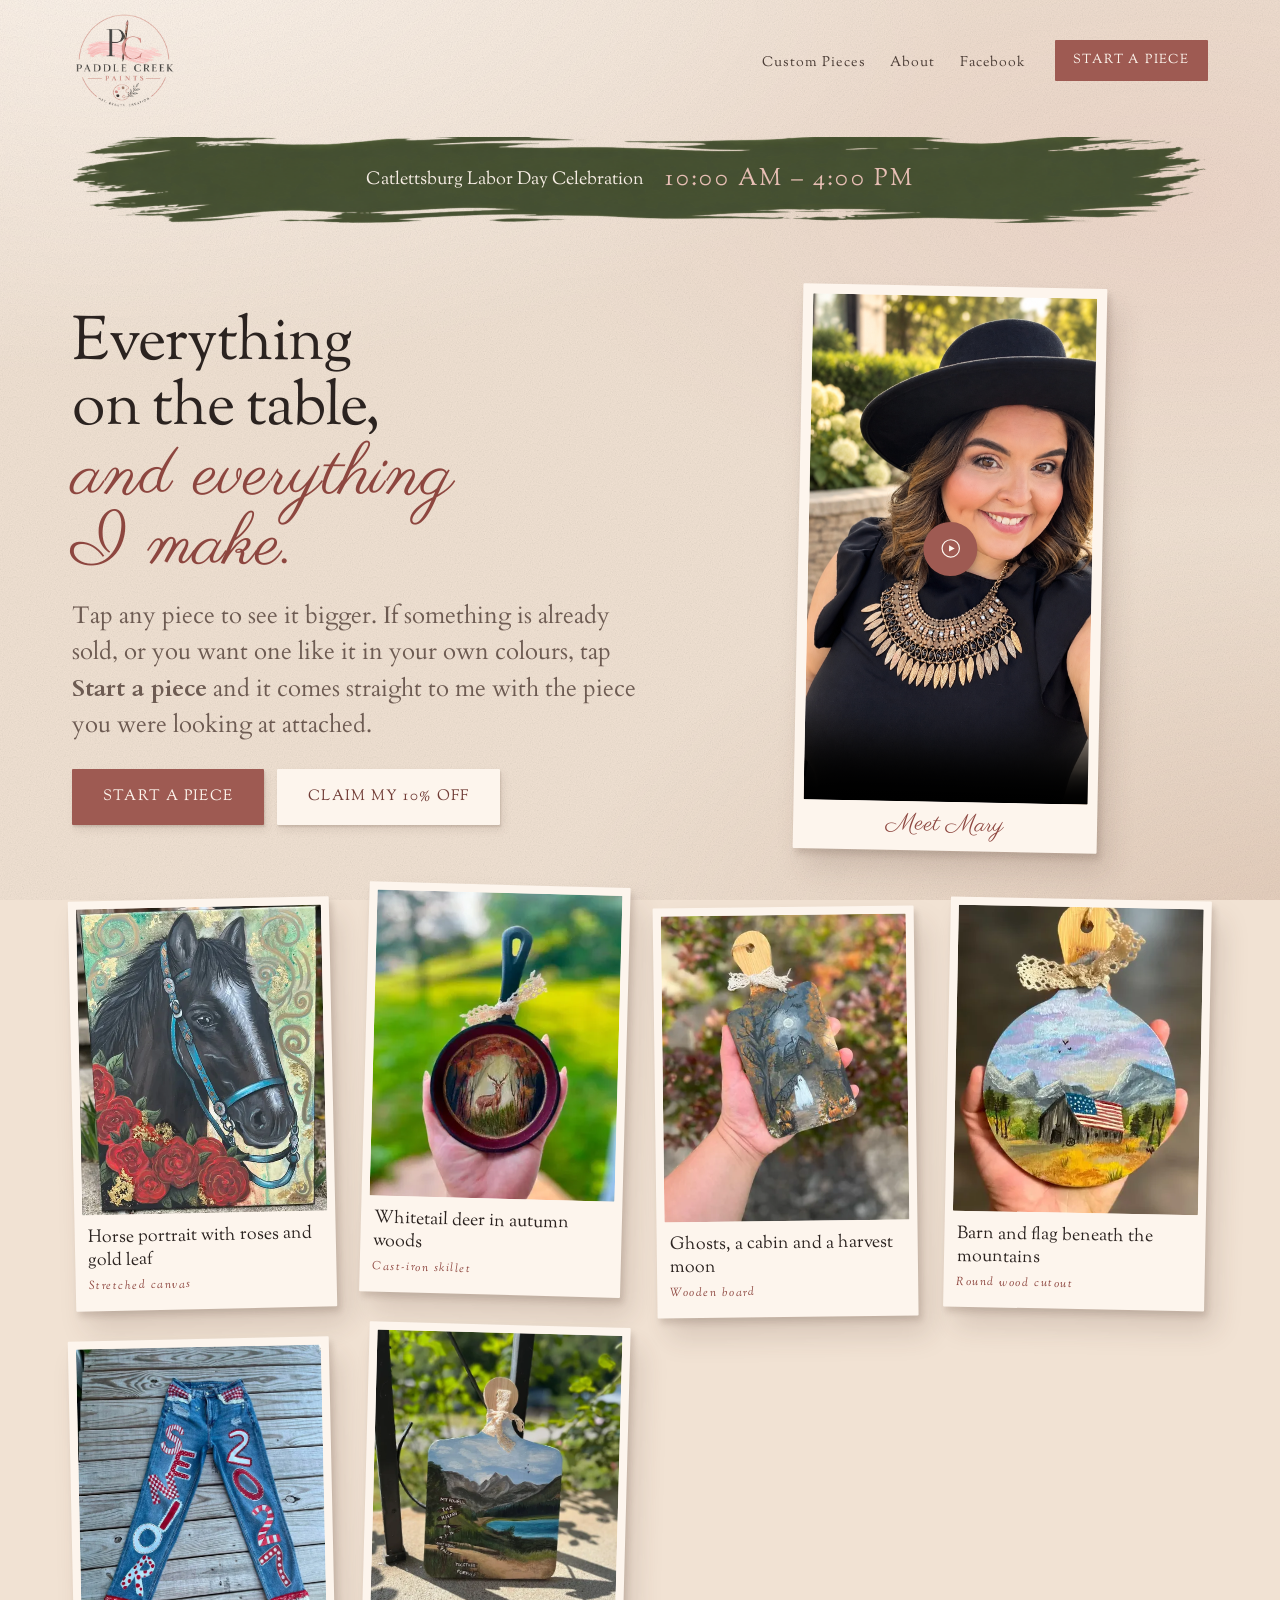
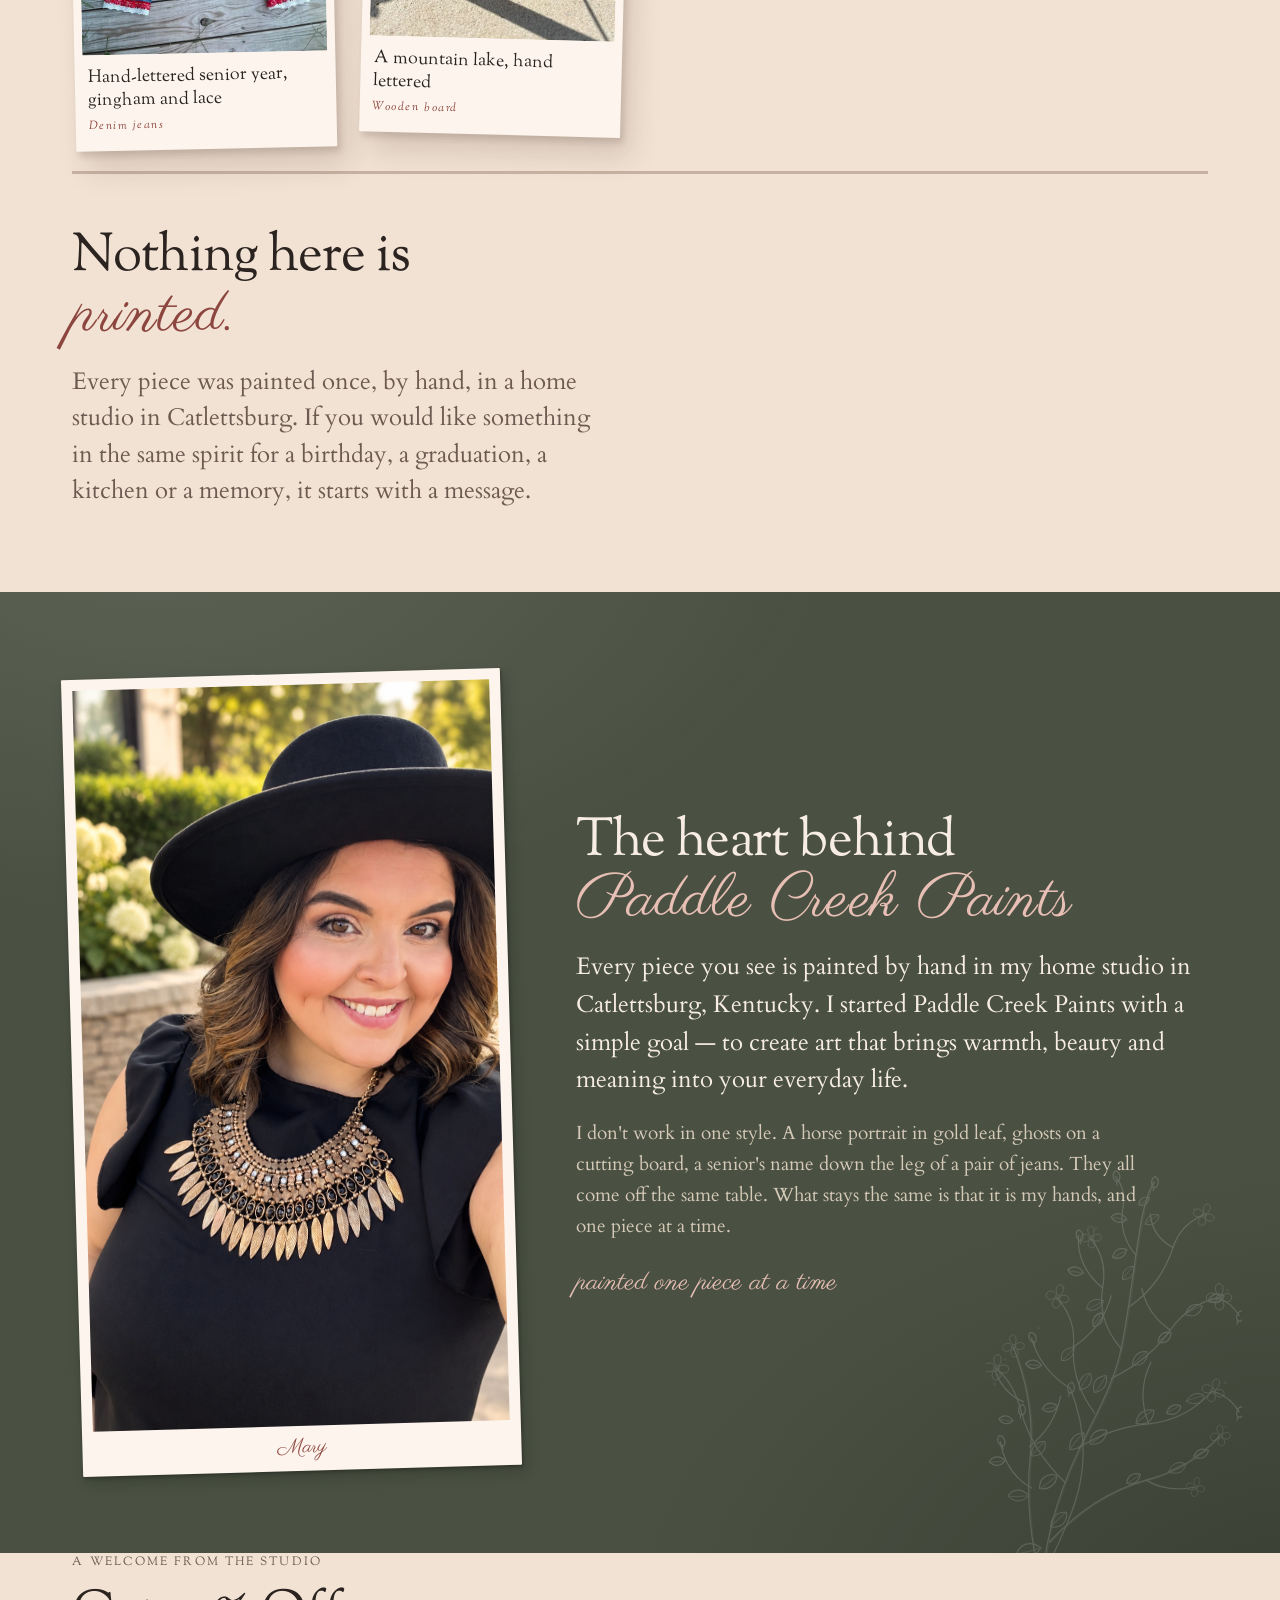
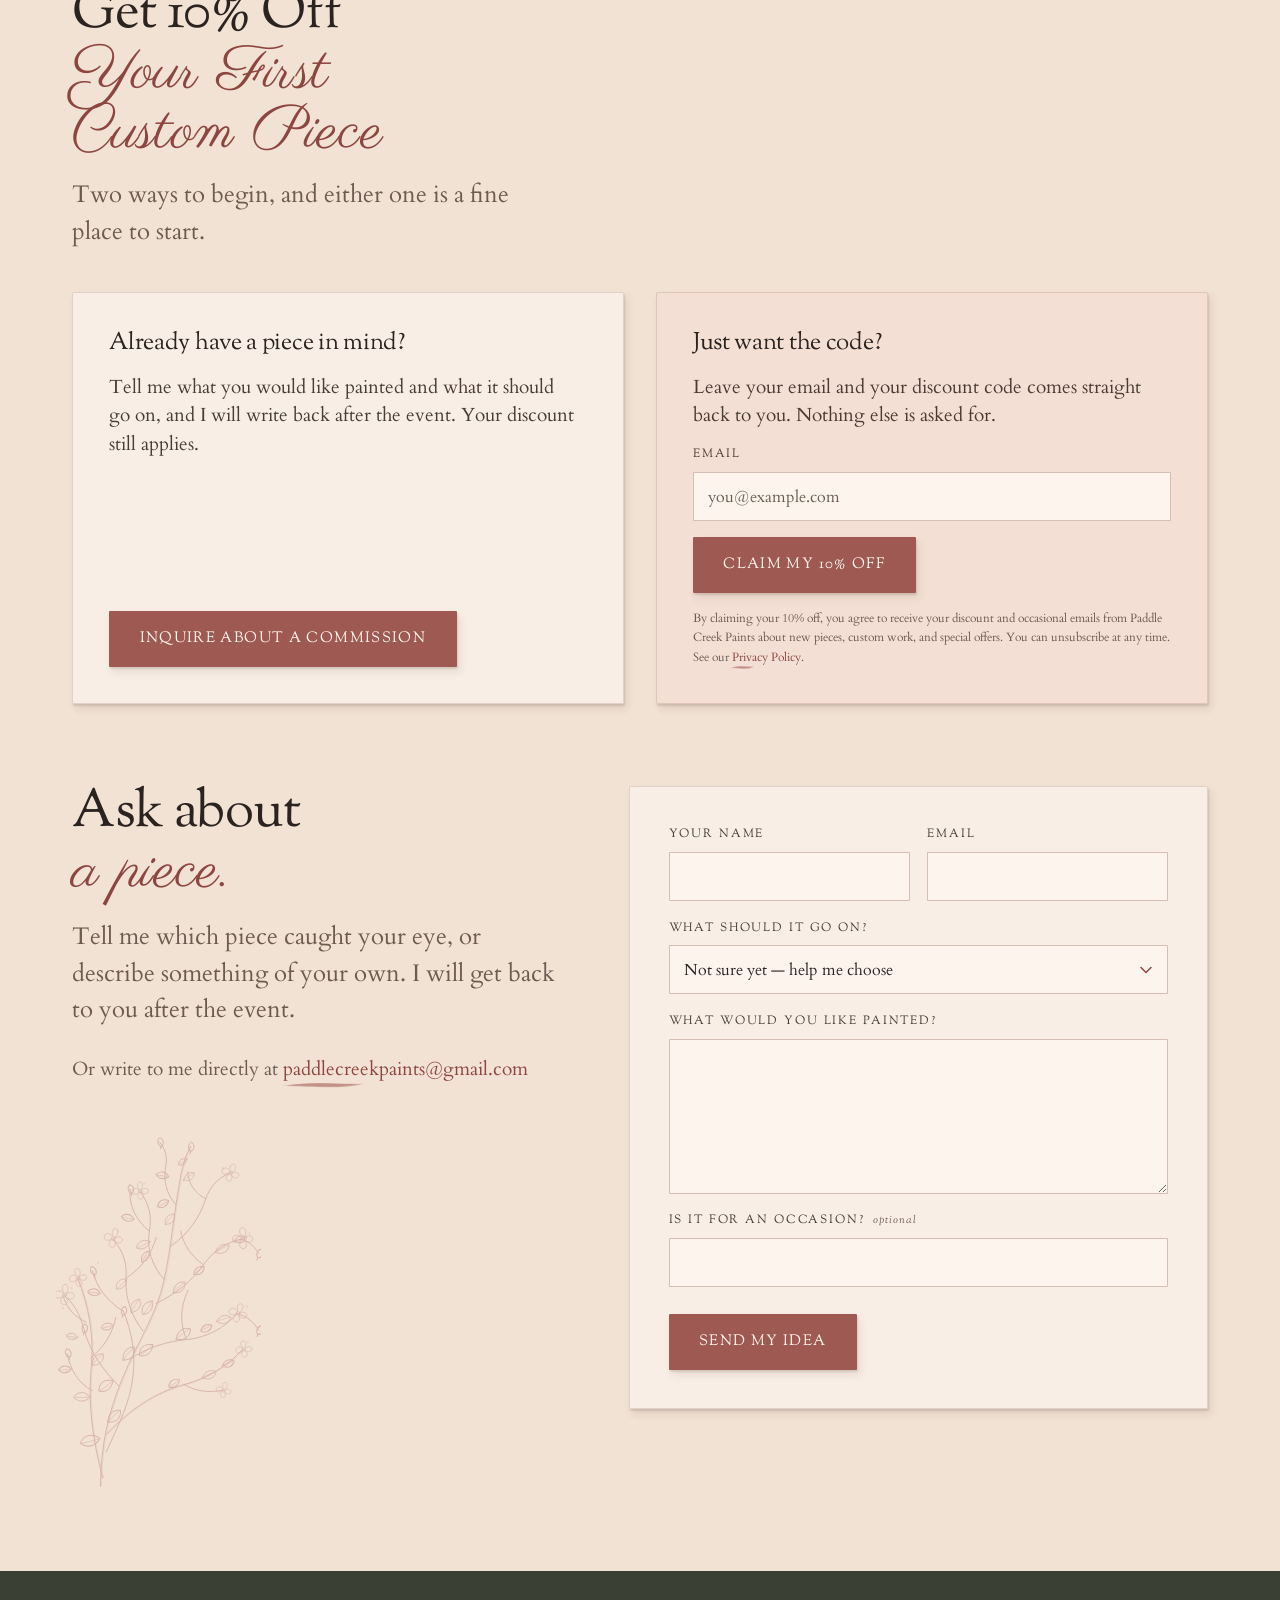
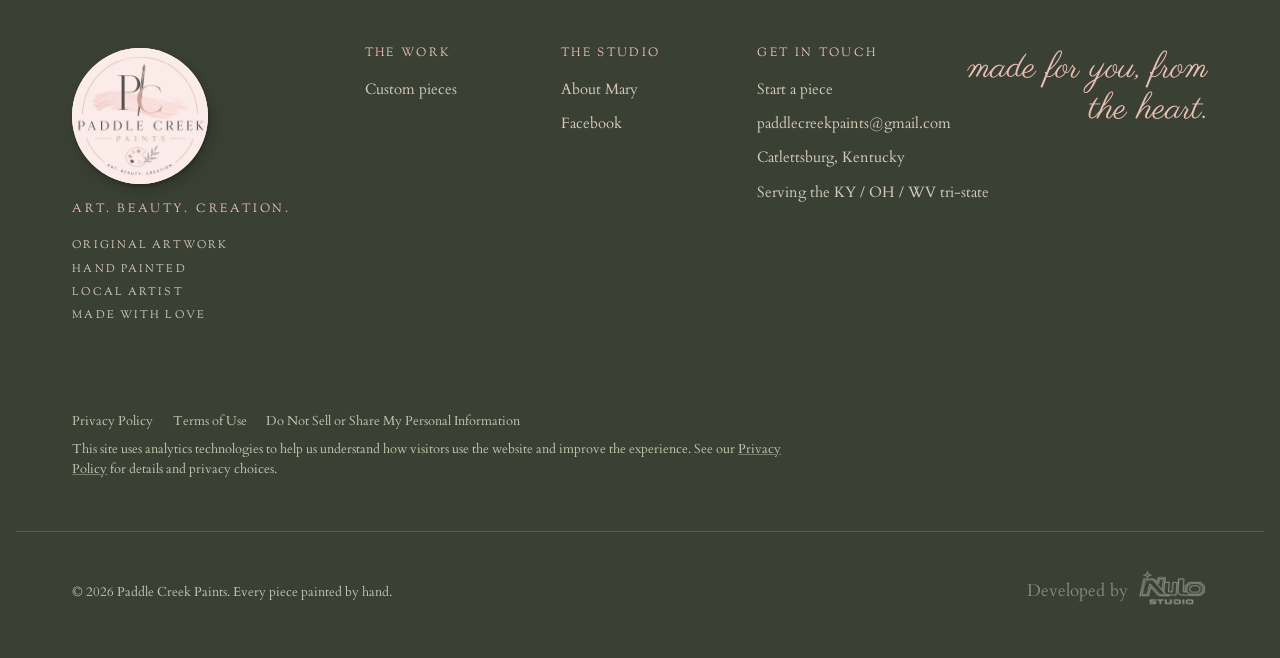
<file: index.html>
<!DOCTYPE html>
<html lang="en">

<head>

    <meta charset="UTF-8">
    <meta name="viewport" content="width=device-width, initial-scale=1.0">

    <title>Paddle Creek Paints at the Catlettsburg Labor Day Celebration</title>

    <meta
        name="description"
        content="Browse the Paddle Creek Paints catalogue of hand-painted cast iron, wood, denim and canvas, and ask about a custom piece from the Catlettsburg Labor Day Celebration."
    >

    <!--
        The site is deployed as the root document at paddlecreekpaints.com, not
        as /fair.html — the canonical URL is the root and must stay that way.
    -->
    <link rel="canonical" href="https://paddlecreekpaints.com/">

    <meta name="theme-color" content="#f1e2d3">

    <!-- ── Open Graph ── -->

    <meta property="og:type" content="website">
    <meta property="og:title" content="Paddle Creek Paints at the Catlettsburg Labor Day Celebration">
    <meta property="og:description" content="Browse the Paddle Creek Paints catalogue of hand-painted cast iron, wood, denim and canvas, and ask about a custom piece from the Catlettsburg Labor Day Celebration.">
    <meta property="og:url" content="https://paddlecreekpaints.com/">

    <!--
        The shared preview image is the square studio logo already published
        with the site (1200 × 1200). It replaces an ogImage.jpg that was never
        added to the repo and returned a 404 on every share.
    -->
    <meta property="og:image" content="https://paddlecreekpaints.com/images/logos/PaddleCreekPaints_logo.png">
    <meta property="og:image:width" content="1200">
    <meta property="og:image:height" content="1200">
    <meta property="og:image:alt" content="The Paddle Creek Paints logo.">
    <meta property="og:locale" content="en_US">

    <meta name="twitter:card" content="summary_large_image">

    <!-- ── Icons ── -->

    <link rel="icon" href="images/favicons/favicon.ico" sizes="any">
    <link rel="icon" type="image/png" sizes="32x32" href="images/favicons/favicon32.png">
    <link rel="icon" type="image/png" sizes="16x16" href="images/favicons/favicon16.png">
    <link rel="apple-touch-icon" href="images/favicons/appleTouchIcon.png">

    <!-- ── Type ── -->

    <link rel="preconnect" href="https://fonts.googleapis.com">
    <link rel="preconnect" href="https://fonts.gstatic.com" crossorigin>
    <link
        rel="stylesheet"
        href="https://fonts.googleapis.com/css2?family=Cardo:wght@400;700&family=Parisienne&family=Sorts+Mill+Goudy:ital@0;1&display=swap"
    >

    <link rel="stylesheet" href="css/styleIndex.css">
    <link rel="stylesheet" href="css/stylePages.css">

</head>

<body>

<a class="skipLink" href="#mainContent">Skip to content</a>


<!-- ============================================================
     HEADER
============================================================ -->

<header class="siteHeader" id="siteHeader">

    <div class="headerInner">

        <a class="brandLockup" href="index.html" aria-label="Paddle Creek Paints, home">

            <img
                class="brandLockupMark"
                src="graphics/logos/PaddleCreekPaintsLogoTP.png"
                alt=""
                width="1254"
                height="1254"
                decoding="async"
            >

        </a>

        <nav class="primaryNav" id="primaryNav" aria-label="Primary">

            <ul class="primaryNavList">
                <li><a href="#customPieces">Custom Pieces</a></li>
                <li><a href="#about">About</a></li>
                <li>
                    <a
                        href="https://www.facebook.com/paddlecreekpaints"
                        target="_blank"
                        rel="noopener noreferrer"
                    >
                        Facebook
                    </a>
                </li>
            </ul>

            <a class="navAction" href="#startAPiece">Start a Piece</a>

        </nav>

        <button
            class="menuToggle"
            id="menuToggle"
            type="button"
            aria-expanded="false"
            aria-controls="primaryNav"
        >

            <span class="menuToggleBars" aria-hidden="true">
                <span></span>
                <span></span>
                <span></span>
            </span>

            <span class="menuToggleLabel">Menu</span>

        </button>

    </div>

</header>

<main id="mainContent">
<!-- ============================================================
     FAIR — event bar
============================================================ -->

<section class="fairBar">

    <div class="fairBarBrushWrap">

        <img
            class="fairBarBrushImage"
            src="graphics/assets/PaddleCreekBrushStroke.png"
            alt=""
            aria-hidden="true"
            decoding="async"
        >

        <div class="fairBarInner">

            <p class="fairBarEvent">Catlettsburg Labor Day Celebration</p>

            <p class="fairBarTime">10:00 AM &ndash; 4:00 PM</p>

        </div>

    </div>

</section>


<!-- ============================================================
     FAIR — the catalogue
============================================================ -->

<section class="fairSection" id="customPieces">

    <div class="fairInner">

        <div class="fairHeroGrid">

            <div class="fairHeroWords">

                <h1 class="fairHeading">
                    Everything on the table,
                    <em class="scriptLine">and everything I make.</em>
                </h1>

                <p class="fairLede">
                    Tap any piece to see it bigger. If something is already sold, or you want one like it
                    in your own colours, tap <strong>Start a piece</strong> and it comes straight to me
                    with the piece you were looking at attached.
                </p>

                <!--
                    Both ways in, side by side, before the visitor starts browsing.
                    Someone arriving from the QR code at the table sees immediately
                    that they can either ask about a piece now, or take the 10% and
                    come back to it later.
                -->

                <div class="fairHeroActions">

                    <a class="buttonPainted fairAction" href="#startAPiece">Start a piece</a>

                    <a class="buttonPainted buttonPaintedLight fairAction" href="#tenOffOffer">Claim My 10% Off</a>

                </div>

            </div>

            <div class="fairHeroMedia">

                <!--
                    Real footage of Mary, introducing herself. Self-hosted MP4 derived from
                    graphics/videos/ArtistIntroVideo.MOV (the untouched original). The cover is
                    the real artistPhoto — the same portrait used in the About section — so the
                    initial state is never a random extracted video frame. No autoplay: the play
                    button is the only way playback starts, and that click is what lets
                    preload="none" keep the video itself unfetched until then, on a QR-code
                    visitor's cellular connection.
                -->

                <figure class="heroVideoCard">

                    <div class="heroVideoStage">

                        <video
                            id="heroVideo"
                            class="heroVideoFrame"
                            poster="graphics/images/artistPhoto.png"
                            controls
                            playsinline
                            preload="none"
                            tabindex="-1"
                            width="720"
                            height="1280"
                        >

                            <source src="images/videos/artistIntroVideo.mp4" type="video/mp4">

                            Your browser does not support embedded video. You can
                            <a href="images/videos/artistIntroVideo.mp4">download Mary's introduction video</a> instead.

                        </video>

                        <button type="button" id="heroVideoPlayButton" class="heroVideoPlayButton" aria-label="Play Mary's introduction">

                            <span class="heroVideoPlayIcon" aria-hidden="true">

                                <svg viewBox="0 0 24 24" focusable="false">
                                    <circle cx="12" cy="12" r="10" fill="none" stroke="currentColor" stroke-width="1.4" />
                                    <path d="M10 8.3 16.5 12 10 15.7Z" fill="currentColor" />
                                </svg>

                            </span>

                        </button>

                    </div>

                    <figcaption class="heroVideoLabel">Meet Mary</figcaption>

                </figure>

            </div>

        </div>

        <div class="galleryGrid fairGrid">

            <article class="pieceCard">

                <button
                    class="pieceLift"
                    type="button"
                    data-piece="equine"
                    aria-haspopup="dialog"
                >

                    <span class="pieceFrame">

                        <img
                            src="images/artwork/equinePortrait480.webp"
                            srcset="images/artwork/equinePortrait480.webp 480w, images/artwork/equinePortrait720.webp 720w"
                            sizes="(max-width: 720px) 46vw, (max-width: 1024px) 30vw, 23vw"
                            alt="A black horse in a turquoise bridle painted on canvas with red roses and gold leaf."
                            width="480"
                            height="640"
                            loading="lazy"
                            decoding="async"
                        >

                        <span class="pieceTicket">
                            <span class="pieceTicketSubject">Horse portrait with roses and gold leaf</span>
                            <span class="pieceTicketSurface">Stretched canvas</span>
                        </span>

                    </span>

                </button>

            </article>

            <article class="pieceCard">

                <button
                    class="pieceLift"
                    type="button"
                    data-piece="skillet"
                    aria-haspopup="dialog"
                >

                    <span class="pieceFrame">

                        <img
                            src="images/artwork/paintedSkillet360.webp"
                            srcset="images/artwork/paintedSkillet360.webp 360w, images/artwork/paintedSkillet540.webp 540w"
                            sizes="(max-width: 720px) 46vw, (max-width: 1024px) 30vw, 23vw"
                            alt="A cast-iron skillet held in a hand, painted inside with a whitetail deer in autumn woods."
                            width="360"
                            height="480"
                            loading="lazy"
                            decoding="async"
                        >

                        <span class="pieceTicket">
                            <span class="pieceTicketSubject">Whitetail deer in autumn woods</span>
                            <span class="pieceTicketSurface">Cast-iron skillet</span>
                        </span>

                    </span>

                </button>

            </article>

            <article class="pieceCard">

                <button
                    class="pieceLift"
                    type="button"
                    data-piece="haunted"
                    aria-haspopup="dialog"
                >

                    <span class="pieceFrame">

                        <img
                            src="images/artwork/hauntedCuttingBoard400.webp"
                            srcset="images/artwork/hauntedCuttingBoard400.webp 400w, images/artwork/hauntedCuttingBoard640.webp 640w"
                            sizes="(max-width: 720px) 46vw, (max-width: 1024px) 30vw, 23vw"
                            alt="A wooden cutting board held in a hand, painted with ghosts, a haunted house and a harvest moon."
                            width="400"
                            height="533"
                            loading="lazy"
                            decoding="async"
                        >

                        <span class="pieceTicket">
                            <span class="pieceTicketSubject">Ghosts, a cabin and a harvest moon</span>
                            <span class="pieceTicketSurface">Wooden board</span>
                        </span>

                    </span>

                </button>

            </article>

            <article class="pieceCard">

                <button
                    class="pieceLift"
                    type="button"
                    data-piece="americana"
                    aria-haspopup="dialog"
                >

                    <span class="pieceFrame">

                        <img
                            src="images/artwork/americanaRoundFramed380.webp"
                            srcset="images/artwork/americanaRoundFramed380.webp 380w, images/artwork/americanaRoundFramed600.webp 600w"
                            sizes="(max-width: 720px) 46vw, (max-width: 1024px) 30vw, 23vw"
                            alt="A round wood cutout tied with lace, painted with a barn and an American flag under a mountain sky."
                            width="380"
                            height="486"
                            loading="lazy"
                            decoding="async"
                        >

                        <span class="pieceTicket">
                            <span class="pieceTicketSubject">Barn and flag beneath the mountains</span>
                            <span class="pieceTicketSurface">Round wood cutout</span>
                        </span>

                    </span>

                </button>

            </article>

            <article class="pieceCard">

                <button
                    class="pieceLift"
                    type="button"
                    data-piece="jeans"
                    aria-haspopup="dialog"
                >

                    <span class="pieceFrame">

                        <img
                            src="images/photos/customSeniorJeans640.webp"
                            srcset="images/photos/customSeniorJeans640.webp 640w, images/photos/customSeniorJeans1100.webp 1100w"
                            sizes="(max-width: 720px) 46vw, (max-width: 1024px) 30vw, 23vw"
                            alt="Denim jeans hand-lettered with a graduation year in red and white, finished with gingham ties and lace."
                            width="640"
                            height="853"
                            loading="lazy"
                            decoding="async"
                        >

                        <span class="pieceTicket">
                            <span class="pieceTicketSubject">Hand-lettered senior year, gingham and lace</span>
                            <span class="pieceTicketSurface">Denim jeans</span>
                        </span>

                    </span>

                </button>

            </article>

            <article class="pieceCard">

                <button
                    class="pieceLift"
                    type="button"
                    data-piece="venue"
                    aria-haspopup="dialog"
                >

                    <span class="pieceFrame">

                        <img
                            src="images/photos/weddingVenueBackdrop640.webp"
                            srcset="images/photos/weddingVenueBackdrop640.webp 640w"
                            sizes="(max-width: 720px) 46vw, (max-width: 1024px) 30vw, 23vw"
                            alt="A wooden board painted with a mountain lake, finished with hand lettering."
                            width="640"
                            height="935"
                            loading="lazy"
                            decoding="async"
                        >

                        <span class="pieceTicket">
                            <span class="pieceTicketSubject">A mountain lake, hand lettered</span>
                            <span class="pieceTicketSurface">Wooden board</span>
                        </span>

                    </span>

                </button>

            </article>

        </div>

        <div class="fairNote">

            <h2 class="sectionHeading">
                Nothing here is
                <em class="scriptLine">printed.</em>
            </h2>

            <p class="sectionLede">
                Every piece was painted once, by hand, in a home studio in Catlettsburg. If you
                would like something in the same spirit for a birthday, a graduation, a kitchen or
                a memory, it starts with a message.
            </p>

        </div>

    </div>

</section>


<!-- ============================================================
     ABOUT — the story behind Paddle Creek Paints
============================================================ -->

<section class="aboutSection" id="about">

    <img
        class="aboutMural"
        src="images/decorative/botanicalSprig.svg"
        alt=""
        width="360"
        height="620"
        loading="lazy"
        decoding="async"
        aria-hidden="true"
    >

    <div class="aboutInner">

        <figure class="aboutFigure">

            <img
                src="graphics/images/artistPhoto.png"
                alt="Mary, the artist behind Paddle Creek Paints, in her home studio."
                width="941"
                height="1672"
                loading="lazy"
                decoding="async"
            >

            <figcaption>Mary</figcaption>

        </figure>

        <div class="aboutWords">

            <h2 class="sectionHeading aboutHeading">
                The heart behind
                <em class="scriptLine">Paddle Creek Paints</em>
            </h2>

            <p class="aboutLead">
                Every piece you see is painted by hand in my home studio in Catlettsburg,
                Kentucky. I started Paddle Creek Paints with a simple goal — to create art that
                brings warmth, beauty and meaning into your everyday life.
            </p>

            <p>
                I don't work in one style. A horse portrait in gold leaf, ghosts on a cutting
                board, a senior's name down the leg of a pair of jeans. They all come off the same
                table. What stays the same is that it is my hands, and one piece at a time.
            </p>

            <p class="aboutSignature">painted one piece at a time</p>

        </div>

    </div>

</section>


<!-- ============================================================
     OFFER — 10% off the first custom piece

     Two ways in, side by side. The left path is the existing
     commission experience and only ever links down to it. The
     right path asks for one thing: an email address. The code
     itself is never shown here — it is assigned server-side and
     arrives in the confirmation email.
============================================================ -->

<section class="offerSection" id="tenOffOffer">

    <div class="offerInner">

        <div class="offerWords">

            <p class="offerEyebrow">A welcome from the studio</p>

            <h2 class="sectionHeading offerHeading">
                Get 10% Off
                <em class="scriptLine">Your First Custom Piece</em>
            </h2>

            <p class="sectionLede">
                Two ways to begin, and either one is a fine place to start.
            </p>

        </div>

        <div class="offerPaths">

            <article class="offerPath">

                <h3 class="offerPathHeading">Already have a piece in mind?</h3>

                <p class="offerPathNote">
                    Tell me what you would like painted and what it should go on, and I will
                    write back after the event. Your discount still applies.
                </p>

                <a class="buttonPainted offerPathAction" href="#startAPiece">
                    Inquire About a Commission
                </a>

            </article>

            <article class="offerPath offerPathClaim">

                <h3 class="offerPathHeading">Just want the code?</h3>

                <p class="offerPathNote">
                    Leave your email and your discount code comes straight back to you.
                    Nothing else is asked for.
                </p>

                <form class="offerForm" id="offerForm" novalidate data-clarity-mask="True">

                    <label class="formField">

                        <span class="formLabel">Email</span>

                        <input
                            class="formInput"
                            type="email"
                            name="offerEmail"
                            id="offerEmail"
                            autocomplete="email"
                            inputmode="email"
                            placeholder="you@example.com"
                            required
                        >

                        <span class="formError" data-error-for="offerEmail" aria-live="polite"></span>

                    </label>

                    <!--
                        Spam trap. Hidden from sight and from assistive technology, and
                        skipped by the keyboard — a person never fills this in, so anything
                        that arrives with it filled is discarded server-side.
                    -->

                    <div class="formTrap" aria-hidden="true">

                        <label for="offerCompany">Company</label>

                        <input
                            type="text"
                            id="offerCompany"
                            name="honeypot"
                            tabindex="-1"
                            autocomplete="off"
                        >

                    </div>

                    <button class="buttonPainted offerSubmit" type="submit">
                        Claim My 10% Off
                    </button>

                    <p class="formDisclosure">
                        By claiming your 10% off, you agree to receive your discount and
                        occasional emails from Paddle Creek Paints about new pieces, custom
                        work, and special offers. You can unsubscribe at any time. See our
                        <a class="linkPainted" href="privacyPolicy.html">Privacy Policy</a>.
                    </p>

                    <p class="formStatus offerStatus" id="offerStatus" role="status" aria-live="polite"></p>

                    <noscript>
                        <p class="formNoscript">
                            This needs JavaScript to send. Please write to
                            <a href="mailto:paddlecreekpaints@gmail.com">paddlecreekpaints@gmail.com</a>
                            instead and I will send your discount code by hand.
                        </p>
                    </noscript>

                </form>

            </article>

        </div>

    </div>

</section>


<!-- ============================================================
     COMMISSION — the inquiry form
============================================================ -->

<section class="commissionSection" id="startAPiece">

    <div class="commissionInner">

        <div class="commissionWords">

            <h2 class="sectionHeading">
                Ask about
                <em class="scriptLine">a piece.</em>
            </h2>

            <p class="sectionLede">
                Tell me which piece caught your eye, or describe something of your own. I will get back to you after the event.
            </p>

            <p class="commissionDirect">
                Or write to me directly at
                <a class="linkPainted" href="mailto:paddlecreekpaints@gmail.com">paddlecreekpaints@gmail.com</a>
            </p>

            <!--
                TODO — OWNER: no telephone number was supplied for this project. The number
                shown in the original mockup, (606) 123-4567, is a placeholder pattern and has
                deliberately not been published. Add a verified number here when available.
            -->

            <img
                class="commissionSprig"
                src="images/decorative/botanicalSprig.svg"
                alt=""
                width="360"
                height="620"
                loading="lazy"
                aria-hidden="true"
            >

        </div>

        <!--
            This form posts to the Google Apps Script Web App as a
            'commissionInquiry', which records it in the CommissionLeads sheet and
            sends two emails: an acknowledgement to the visitor and the full detail
            to Mary. It is a separate funnel from the 10% offer below — different
            sheet, different emails, and no discount code.

            Until the endpoint is configured in js/siteJS.js it falls back to
            opening the visitor's own mail client, and says so.
        -->

        <form class="commissionForm" id="commissionForm" novalidate data-clarity-mask="True">

            <p class="formPieceRef" id="formPieceRef" hidden>

                <span class="formPieceRefLabel">About this piece</span>

                <span class="formPieceRefName" id="formPieceRefName"></span>

                <button class="formPieceRefClear" id="formPieceRefClear" type="button">
                    Clear
                </button>

            </p>

            <div class="formRow">

                <label class="formField">

                    <span class="formLabel">Your name</span>

                    <input
                        class="formInput"
                        type="text"
                        name="visitorName"
                        id="visitorName"
                        autocomplete="name"
                        required
                    >

                    <span class="formError" data-error-for="visitorName" aria-live="polite"></span>

                </label>

                <label class="formField">

                    <span class="formLabel">Email</span>

                    <input
                        class="formInput"
                        type="email"
                        name="visitorEmail"
                        id="visitorEmail"
                        autocomplete="email"
                        required
                    >

                    <span class="formError" data-error-for="visitorEmail" aria-live="polite"></span>

                </label>

            </div>

            <label class="formField">

                <span class="formLabel">What should it go on?</span>

                <select class="formInput formSelect" name="pieceSurface" id="pieceSurface">

                    <option value="Not sure yet">Not sure yet &mdash; help me choose</option>
                    <option value="Cast-iron skillet">Cast-iron skillet</option>
                    <option value="Wood cutting board">Wood cutting board</option>
                    <option value="Denim">Denim</option>
                    <option value="Stretched canvas">Stretched canvas</option>
                    <option value="Round wood cutout">Round wood cutout</option>
                    <option value="Something of my own">Something of my own</option>

                </select>

            </label>

            <label class="formField">

                <span class="formLabel">What would you like painted?</span>

                <textarea
                    class="formInput formTextarea"
                    name="pieceIdea"
                    id="pieceIdea"
                    rows="5"
                    required
                ></textarea>

                <span class="formError" data-error-for="pieceIdea" aria-live="polite"></span>

            </label>

            <label class="formField">

                <span class="formLabel">
                    Is it for an occasion?
                    <span class="formOptional">optional</span>
                </span>

                <input
                    class="formInput"
                    type="text"
                    name="pieceOccasion"
                    id="pieceOccasion"
                >

            </label>

            <!-- Same spam trap as the offer form: never seen, never focusable. -->

            <div class="formTrap" aria-hidden="true">

                <label for="commissionCompany">Company</label>

                <input
                    type="text"
                    id="commissionCompany"
                    name="honeypot"
                    tabindex="-1"
                    autocomplete="off"
                >

            </div>

            <button class="buttonPainted commissionSubmit" type="submit">Send my idea</button>

            <p class="formStatus" id="formStatus" role="status" aria-live="polite"></p>

            <noscript>
                <p class="formNoscript">
                    This form needs JavaScript to open your email app. Please write to
                    <a href="mailto:paddlecreekpaints@gmail.com">paddlecreekpaints@gmail.com</a>
                    instead, and tell me what you would like painted and what it should go on.
                </p>
            </noscript>

        </form>

    </div>

</section>


</main>

<!-- ============================================================
     FOOTER
============================================================ -->

<footer class="siteFooter">

    <div class="footerInner">

        <div class="footerBrand">

            <img
                class="footerMark"
                src="images/logos/PaddleCreekPaints_logo.png"
                alt="Paddle Creek Paints"
                width="200"
                height="200"
                loading="lazy"
                decoding="async"
            >

            <p class="footerTagline">Art. Beauty. Creation.</p>

            <ul class="footerPromises">
                <li>Original artwork</li>
                <li>Hand painted</li>
                <li>Local artist</li>
                <li>Made with love</li>
            </ul>

        </div>

        <nav class="footerNav" aria-label="Footer">

            <div class="footerNavGroup">

                <h2 class="footerNavHeading">The work</h2>

                <ul>
                    <li><a href="#customPieces">Custom pieces</a></li>
                </ul>

            </div>

            <div class="footerNavGroup">

                <h2 class="footerNavHeading">The studio</h2>

                <ul>
                    <li><a href="#about">About Mary</a></li>
                    <li>
                        <a
                            href="https://www.facebook.com/paddlecreekpaints"
                            target="_blank"
                            rel="noopener noreferrer"
                        >
                            Facebook
                        </a>
                    </li>
                </ul>

            </div>

            <div class="footerNavGroup">

                <h2 class="footerNavHeading">Get in touch</h2>

                <ul>
                    <li><a href="#startAPiece">Start a piece</a></li>
                    <li><a href="mailto:paddlecreekpaints@gmail.com">paddlecreekpaints@gmail.com</a></li>
                    <li class="footerPlain">Catlettsburg, Kentucky</li>
                    <li class="footerPlain">Serving the KY / OH / WV tri-state</li>
                </ul>

            </div>

        </nav>

        <p class="footerScript">made for you, from the heart.</p>

        <div class="footerLegalArea">

            <nav class="footerLegalLinks" aria-label="Legal">
                <a href="privacyPolicy.html">Privacy Policy</a>
                <a href="termsOfUse.html">Terms of Use</a>
                <a href="doNotSell.html">Do Not Sell or Share My Personal Information</a>
            </nav>

            <p class="footerAnalyticsNotice">
                This site uses analytics technologies to help us understand how visitors use the
                website and improve the experience. See our
                <a href="privacyPolicy.html">Privacy Policy</a> for details and privacy choices.
            </p>

        </div>

    </div>

    <div class="footerLegal">

        <p class="footerCopyright">
            © <span id="footerYear">2026</span> Paddle Creek Paints. Every piece painted by hand.
        </p>

        <!--
            TODO — OWNER: no developer URL was supplied, so the credit is not linked.
            Wrap .devCredit in an anchor when the address is confirmed; the focus and
            hover styles are already written.
        -->

        <p class="devCredit">

            <span class="devCreditLabel">Developed by</span>

            <img
                class="devCreditMark"
                src="images/logos/devCredit/MasterLogoTP.png"
                alt="Nulo Studio"
                width="1200"
                height="1200"
                loading="lazy"
                decoding="async"
            >

        </p>

    </div>

</footer>


<!-- ============================================================
     PIECE VIEWER — a piece taken down off the wall
============================================================ -->

<div
    class="pieceViewer"
    id="pieceViewer"
    role="dialog"
    aria-modal="true"
    aria-labelledby="pieceViewerSubject"
    hidden
>

    <div class="pieceViewerScrim" data-viewer-close></div>

    <div class="pieceViewerPanel">

        <button
            class="pieceViewerClose"
            type="button"
            data-viewer-close
            aria-label="Close and put this piece back"
        >

            <svg viewBox="0 0 24 24" aria-hidden="true" focusable="false">
                <path d="M5 5 L19 19 M19 5 L5 19" />
            </svg>

        </button>

        <div class="pieceViewerStage">

            <figure class="pieceViewerFigure">

                <img
                    id="pieceViewerImage"
                    src="images/artwork/equinePortrait.webp"
                    alt=""
                    width="1125"
                    height="1500"
                    decoding="async"
                >

            </figure>

            <ul class="pieceViewerViews" id="pieceViewerViews"></ul>

        </div>

        <div class="pieceViewerWords">

            <h2 class="pieceViewerSubject" id="pieceViewerSubject"></h2>

            <p class="pieceViewerSurface" id="pieceViewerSurface"></p>

            <p class="pieceViewerNote" id="pieceViewerNote"></p>

            <a class="buttonPainted pieceViewerAction" id="pieceViewerAction" href="#startAPiece">
                Start a piece like this
            </a>

            <p class="pieceViewerCount" id="pieceViewerCount"></p>

        </div>

        <button class="pieceViewerStep pieceViewerPrev" id="pieceViewerPrev" type="button" aria-label="Previous piece">

            <svg viewBox="0 0 24 24" aria-hidden="true" focusable="false">
                <path d="M15 4 L7 12 L15 20" />
            </svg>

        </button>

        <button class="pieceViewerStep pieceViewerNext" id="pieceViewerNext" type="button" aria-label="Next piece">

            <svg viewBox="0 0 24 24" aria-hidden="true" focusable="false">
                <path d="M9 4 L17 12 L9 20" />
            </svg>

        </button>

    </div>

</div>


<!-- ============================================================
     FORM MODALS

     Each modal has no form fields of its own — it is an empty
     mount point. Opening one moves the real, single copy of
     #commissionForm or #offerForm into it (js/siteJS.js), so
     validation, submission, the Apps Script endpoint, and success/
     error states are exactly the same code as the inline forms
     below. Closing moves the form back to its original section.
============================================================ -->

<div
    class="formModal"
    id="commissionModal"
    role="dialog"
    aria-modal="true"
    aria-labelledby="commissionModalHeading"
    hidden
>

    <div class="formModalScrim" data-form-modal-close></div>

    <div class="formModalPanel">

        <button
            class="formModalClose"
            type="button"
            data-form-modal-close
            aria-label="Close"
        >

            <svg viewBox="0 0 24 24" aria-hidden="true" focusable="false">
                <path d="M5 5 L19 19 M19 5 L5 19" />
            </svg>

        </button>

        <div class="formModalHead">

            <h2 class="formModalHeading" id="commissionModalHeading">Ask about a piece.</h2>

            <p class="formModalLede">
                Tell me which piece caught your eye, or describe something of your own. I will
                get back to you after the event.
            </p>

        </div>

        <div class="formModalMount" id="commissionModalMount"></div>

    </div>

</div>

<div
    class="formModal"
    id="offerModal"
    role="dialog"
    aria-modal="true"
    aria-labelledby="offerModalHeading"
    hidden
>

    <div class="formModalScrim" data-form-modal-close></div>

    <div class="formModalPanel">

        <button
            class="formModalClose"
            type="button"
            data-form-modal-close
            aria-label="Close"
        >

            <svg viewBox="0 0 24 24" aria-hidden="true" focusable="false">
                <path d="M5 5 L19 19 M19 5 L5 19" />
            </svg>

        </button>

        <div class="formModalHead">

            <h2 class="formModalHeading" id="offerModalHeading">Just want the code?</h2>

            <p class="formModalLede">
                Leave your email and your discount code comes straight back to you. Nothing
                else is asked for.
            </p>

        </div>

        <div class="formModalMount formModalMountClaim" id="offerModalMount"></div>

    </div>

</div>


<!--
    GA4 and Microsoft Clarity are configured (or not) in one place:
    js/analyticsConfig.js. Both stay completely inert — no script tag is
    even inserted — until a real ID is pasted in there. See that file for
    the two things to fill in, and docs/progress.md for the analytics
    section covering what is and isn't collected yet.
-->
<script src="js/analyticsConfig.js"></script>

<script src="js/siteJS.js"></script>

</body>

</html>
</file>
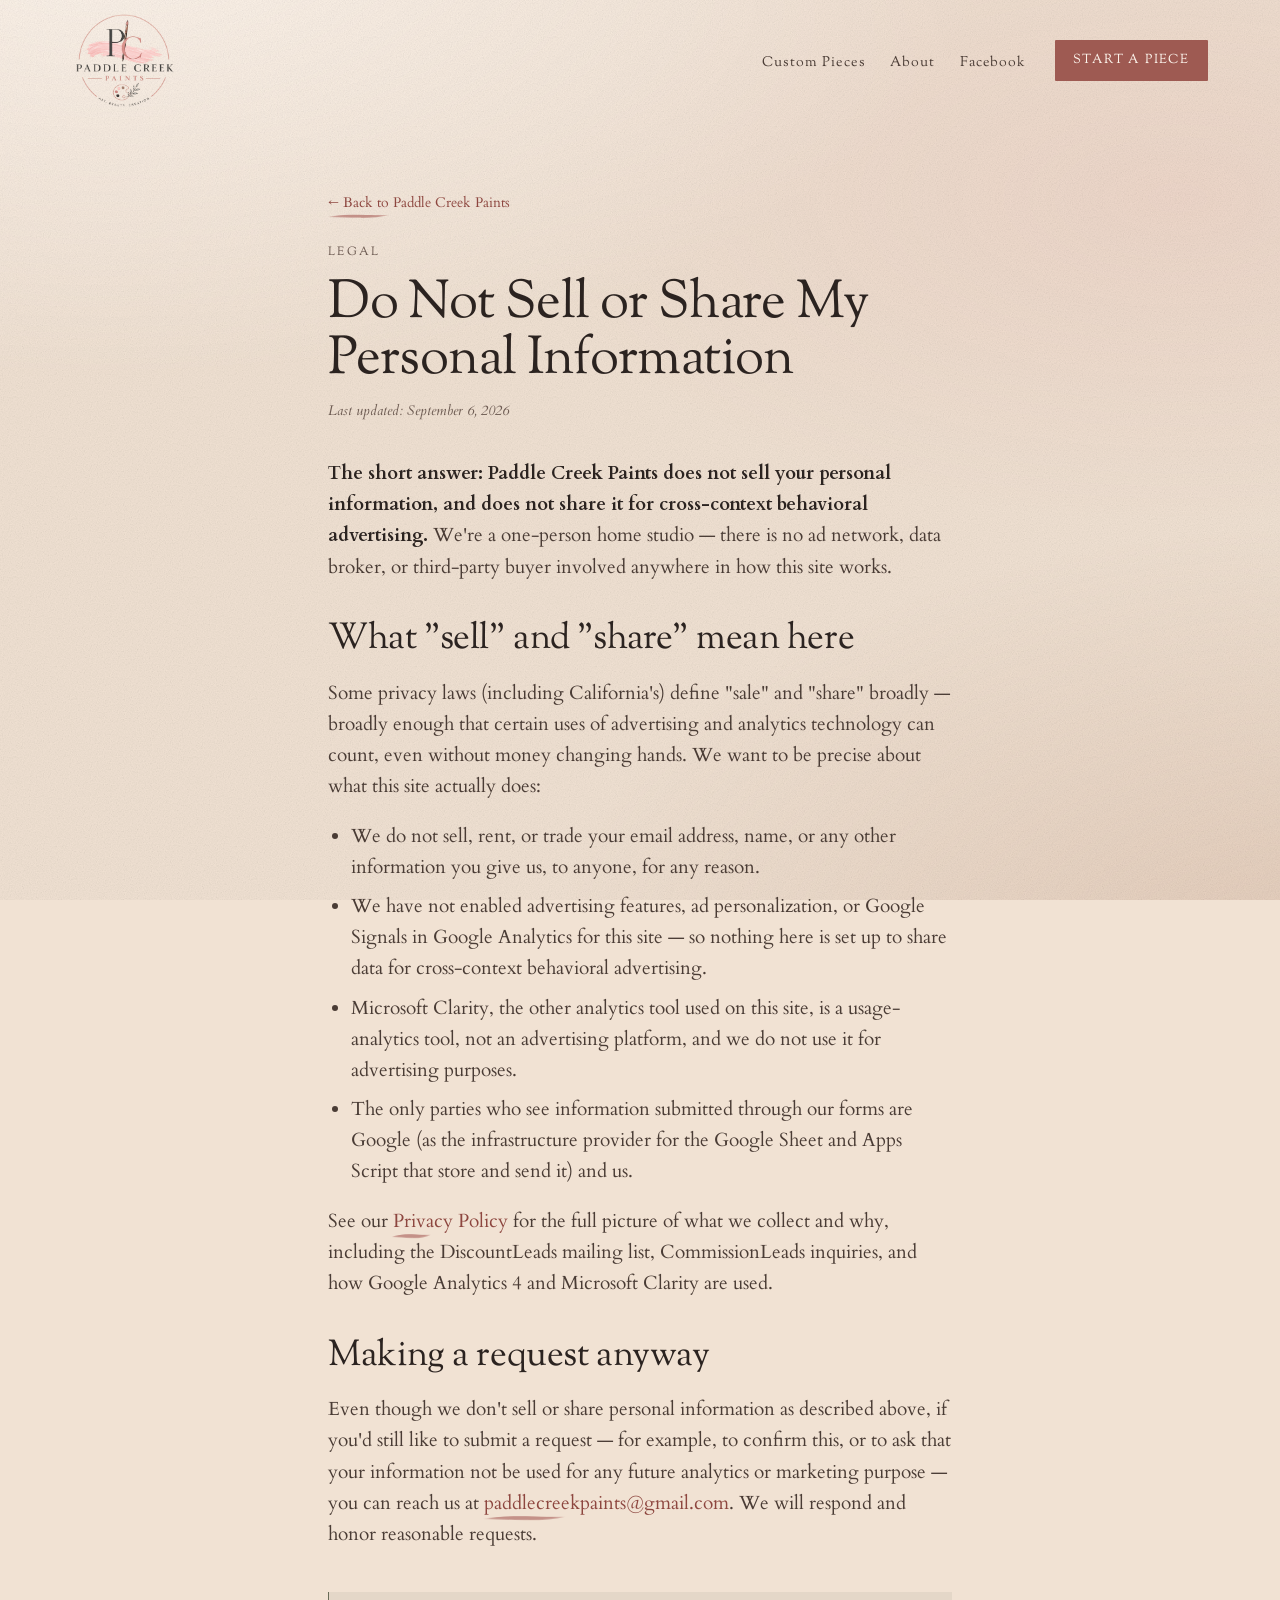
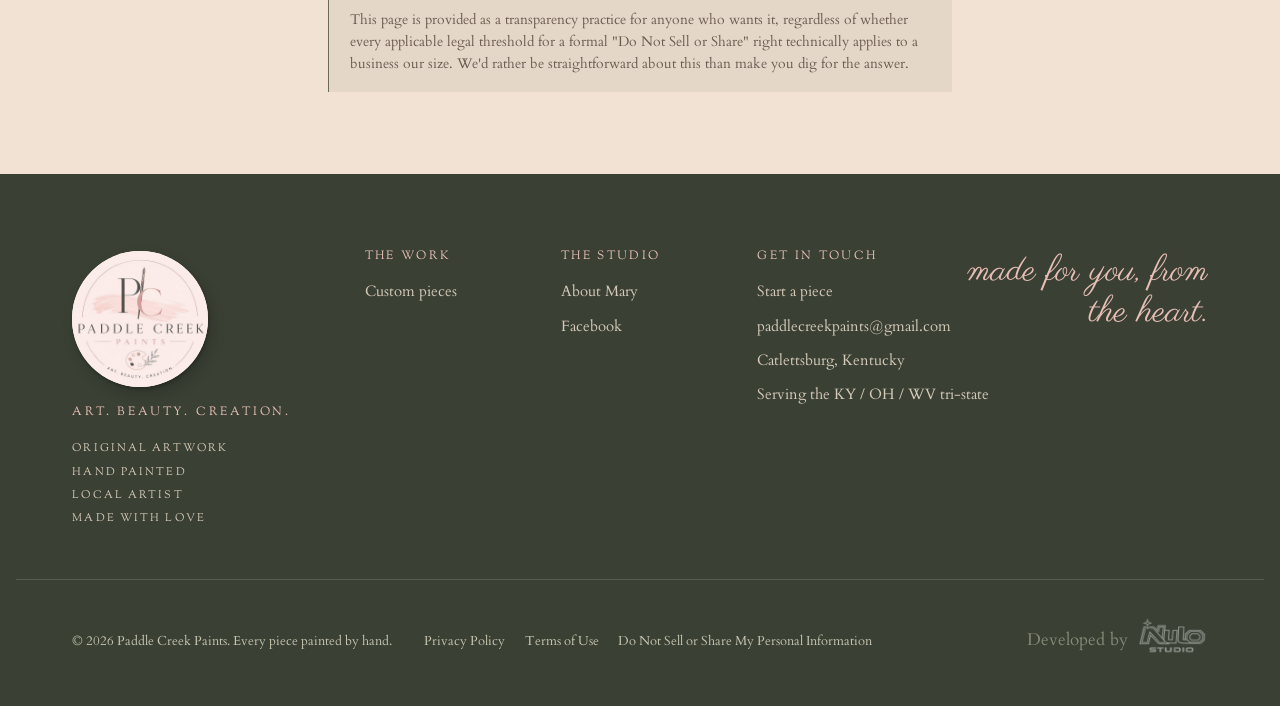
<file: doNotSell.html>
<!DOCTYPE html>
<html lang="en">

<head>

    <meta charset="UTF-8">
    <meta name="viewport" content="width=device-width, initial-scale=1.0">

    <title>Do Not Sell or Share My Personal Information — Paddle Creek Paints</title>

    <meta
        name="description"
        content="Paddle Creek Paints does not sell personal information, and does not share it for cross-context behavioral advertising."
    >

    <link rel="canonical" href="https://paddlecreekpaints.com/doNotSell.html">

    <meta name="theme-color" content="#f1e2d3">
    <meta name="robots" content="noindex, follow">

    <!-- ── Icons ── -->

    <link rel="icon" href="images/favicons/favicon.ico" sizes="any">
    <link rel="icon" type="image/png" sizes="32x32" href="images/favicons/favicon32.png">
    <link rel="icon" type="image/png" sizes="16x16" href="images/favicons/favicon16.png">
    <link rel="apple-touch-icon" href="images/favicons/appleTouchIcon.png">

    <!-- ── Type ── -->

    <link rel="preconnect" href="https://fonts.googleapis.com">
    <link rel="preconnect" href="https://fonts.gstatic.com" crossorigin>
    <link
        rel="stylesheet"
        href="https://fonts.googleapis.com/css2?family=Cardo:wght@400;700&family=Parisienne&family=Sorts+Mill+Goudy:ital@0;1&display=swap"
    >

    <link rel="stylesheet" href="css/styleIndex.css">
    <link rel="stylesheet" href="css/stylePages.css">

</head>

<body>

<a class="skipLink" href="#mainContent">Skip to content</a>


<!-- ============================================================
     HEADER
============================================================ -->

<header class="siteHeader" id="siteHeader">

    <div class="headerInner">

        <a class="brandLockup" href="index.html" aria-label="Paddle Creek Paints, home">

            <img
                class="brandLockupMark"
                src="graphics/logos/PaddleCreekPaintsLogoTP.png"
                alt=""
                width="1254"
                height="1254"
                decoding="async"
            >

        </a>

        <nav class="primaryNav" id="primaryNav" aria-label="Primary">

            <ul class="primaryNavList">
                <li><a href="index.html#customPieces">Custom Pieces</a></li>
                <li><a href="index.html#about">About</a></li>
                <li>
                    <a
                        href="https://www.facebook.com/paddlecreekpaints"
                        target="_blank"
                        rel="noopener noreferrer"
                    >
                        Facebook
                    </a>
                </li>
            </ul>

            <a class="navAction" href="index.html#startAPiece">Start a Piece</a>

        </nav>

        <button
            class="menuToggle"
            id="menuToggle"
            type="button"
            aria-expanded="false"
            aria-controls="primaryNav"
        >

            <span class="menuToggleBars" aria-hidden="true">
                <span></span>
                <span></span>
                <span></span>
            </span>

            <span class="menuToggleLabel">Menu</span>

        </button>

    </div>

</header>

<main id="mainContent">

<!-- ============================================================
     DO NOT SELL OR SHARE
============================================================ -->

<section class="legalSection">

    <div class="legalInner">

        <a class="linkPainted legalBackLink" href="index.html">&larr; Back to Paddle Creek Paints</a>

        <p class="legalEyebrow">Legal</p>

        <h1 class="sectionHeading legalHeading">Do Not Sell or Share My Personal Information</h1>

        <p class="legalUpdated">Last updated: September 6, 2026</p>

        <div class="legalArticle">

            <p>
                <strong>The short answer: Paddle Creek Paints does not sell your personal
                information, and does not share it for cross-context behavioral
                advertising.</strong> We're a one-person home studio — there is no ad
                network, data broker, or third-party buyer involved anywhere in how this site
                works.
            </p>

            <h2>What "sell" and "share" mean here</h2>

            <p>
                Some privacy laws (including California's) define "sale" and "share" broadly
                — broadly enough that certain uses of advertising and analytics technology
                can count, even without money changing hands. We want to be precise about
                what this site actually does:
            </p>

            <ul>
                <li>We do not sell, rent, or trade your email address, name, or any other information you give us, to anyone, for any reason.</li>
                <li>We have not enabled advertising features, ad personalization, or Google Signals in Google Analytics for this site — so nothing here is set up to share data for cross-context behavioral advertising.</li>
                <li>Microsoft Clarity, the other analytics tool used on this site, is a usage-analytics tool, not an advertising platform, and we do not use it for advertising purposes.</li>
                <li>The only parties who see information submitted through our forms are Google (as the infrastructure provider for the Google Sheet and Apps Script that store and send it) and us.</li>
            </ul>

            <p>
                See our <a class="linkPainted" href="privacyPolicy.html">Privacy Policy</a>
                for the full picture of what we collect and why, including the DiscountLeads
                mailing list, CommissionLeads inquiries, and how Google Analytics 4 and
                Microsoft Clarity are used.
            </p>

            <h2>Making a request anyway</h2>

            <p>
                Even though we don't sell or share personal information as described above,
                if you'd still like to submit a request — for example, to confirm this, or to
                ask that your information not be used for any future analytics or marketing
                purpose — you can reach us at
                <a class="linkPainted" href="mailto:paddlecreekpaints@gmail.com">paddlecreekpaints@gmail.com</a>.
                We will respond and honor reasonable requests.
            </p>

            <div class="legalNote">
                This page is provided as a transparency practice for anyone who wants it,
                regardless of whether every applicable legal threshold for a formal
                "Do Not Sell or Share" right technically applies to a business our size. We'd
                rather be straightforward about this than make you dig for the answer.
            </div>

        </div>

    </div>

</section>

</main>

<!-- ============================================================
     FOOTER
============================================================ -->

<footer class="siteFooter">

    <div class="footerInner">

        <div class="footerBrand">

            <img
                class="footerMark"
                src="images/logos/PaddleCreekPaints_logo.png"
                alt="Paddle Creek Paints"
                width="200"
                height="200"
                loading="lazy"
                decoding="async"
            >

            <p class="footerTagline">Art. Beauty. Creation.</p>

            <ul class="footerPromises">
                <li>Original artwork</li>
                <li>Hand painted</li>
                <li>Local artist</li>
                <li>Made with love</li>
            </ul>

        </div>

        <nav class="footerNav" aria-label="Footer">

            <div class="footerNavGroup">

                <h2 class="footerNavHeading">The work</h2>

                <ul>
                    <li><a href="index.html#customPieces">Custom pieces</a></li>
                </ul>

            </div>

            <div class="footerNavGroup">

                <h2 class="footerNavHeading">The studio</h2>

                <ul>
                    <li><a href="index.html#about">About Mary</a></li>
                    <li>
                        <a
                            href="https://www.facebook.com/paddlecreekpaints"
                            target="_blank"
                            rel="noopener noreferrer"
                        >
                            Facebook
                        </a>
                    </li>
                </ul>

            </div>

            <div class="footerNavGroup">

                <h2 class="footerNavHeading">Get in touch</h2>

                <ul>
                    <li><a href="index.html#startAPiece">Start a piece</a></li>
                    <li><a href="mailto:paddlecreekpaints@gmail.com">paddlecreekpaints@gmail.com</a></li>
                    <li class="footerPlain">Catlettsburg, Kentucky</li>
                    <li class="footerPlain">Serving the KY / OH / WV tri-state</li>
                </ul>

            </div>

        </nav>

        <p class="footerScript">made for you, from the heart.</p>

    </div>

    <div class="footerLegal">

        <p class="footerCopyright">
            © <span id="footerYear">2026</span> Paddle Creek Paints. Every piece painted by hand.
        </p>

        <nav class="footerLegalLinks" aria-label="Legal">
            <a href="privacyPolicy.html">Privacy Policy</a>
            <a href="termsOfUse.html">Terms of Use</a>
            <a href="doNotSell.html" aria-current="page">Do Not Sell or Share My Personal Information</a>
        </nav>

        <p class="devCredit">

            <span class="devCreditLabel">Developed by</span>

            <img
                class="devCreditMark"
                src="images/logos/devCredit/MasterLogoTP.png"
                alt="Nulo Studio"
                width="1200"
                height="1200"
                loading="lazy"
                decoding="async"
            >

        </p>

    </div>

</footer>


<script src="js/analyticsConfig.js"></script>

<script src="js/siteJS.js"></script>

</body>

</html>
</file>
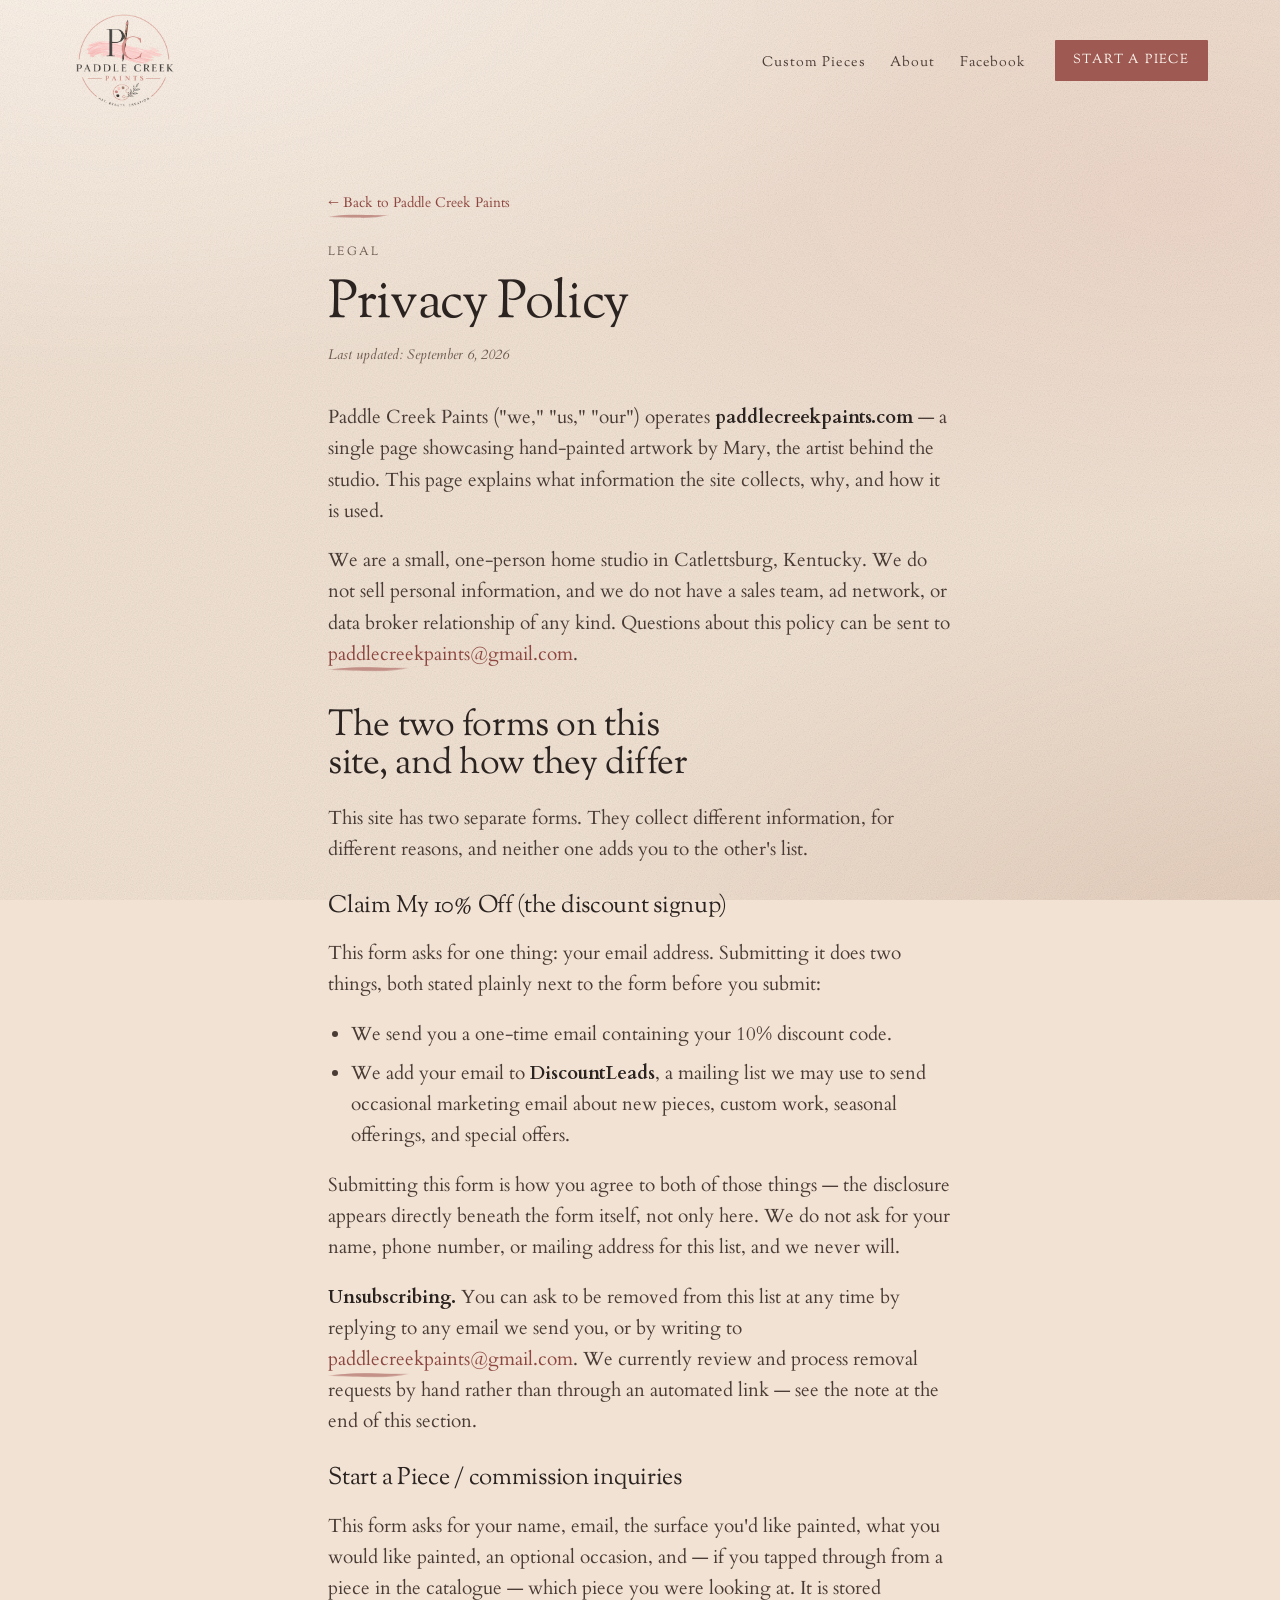
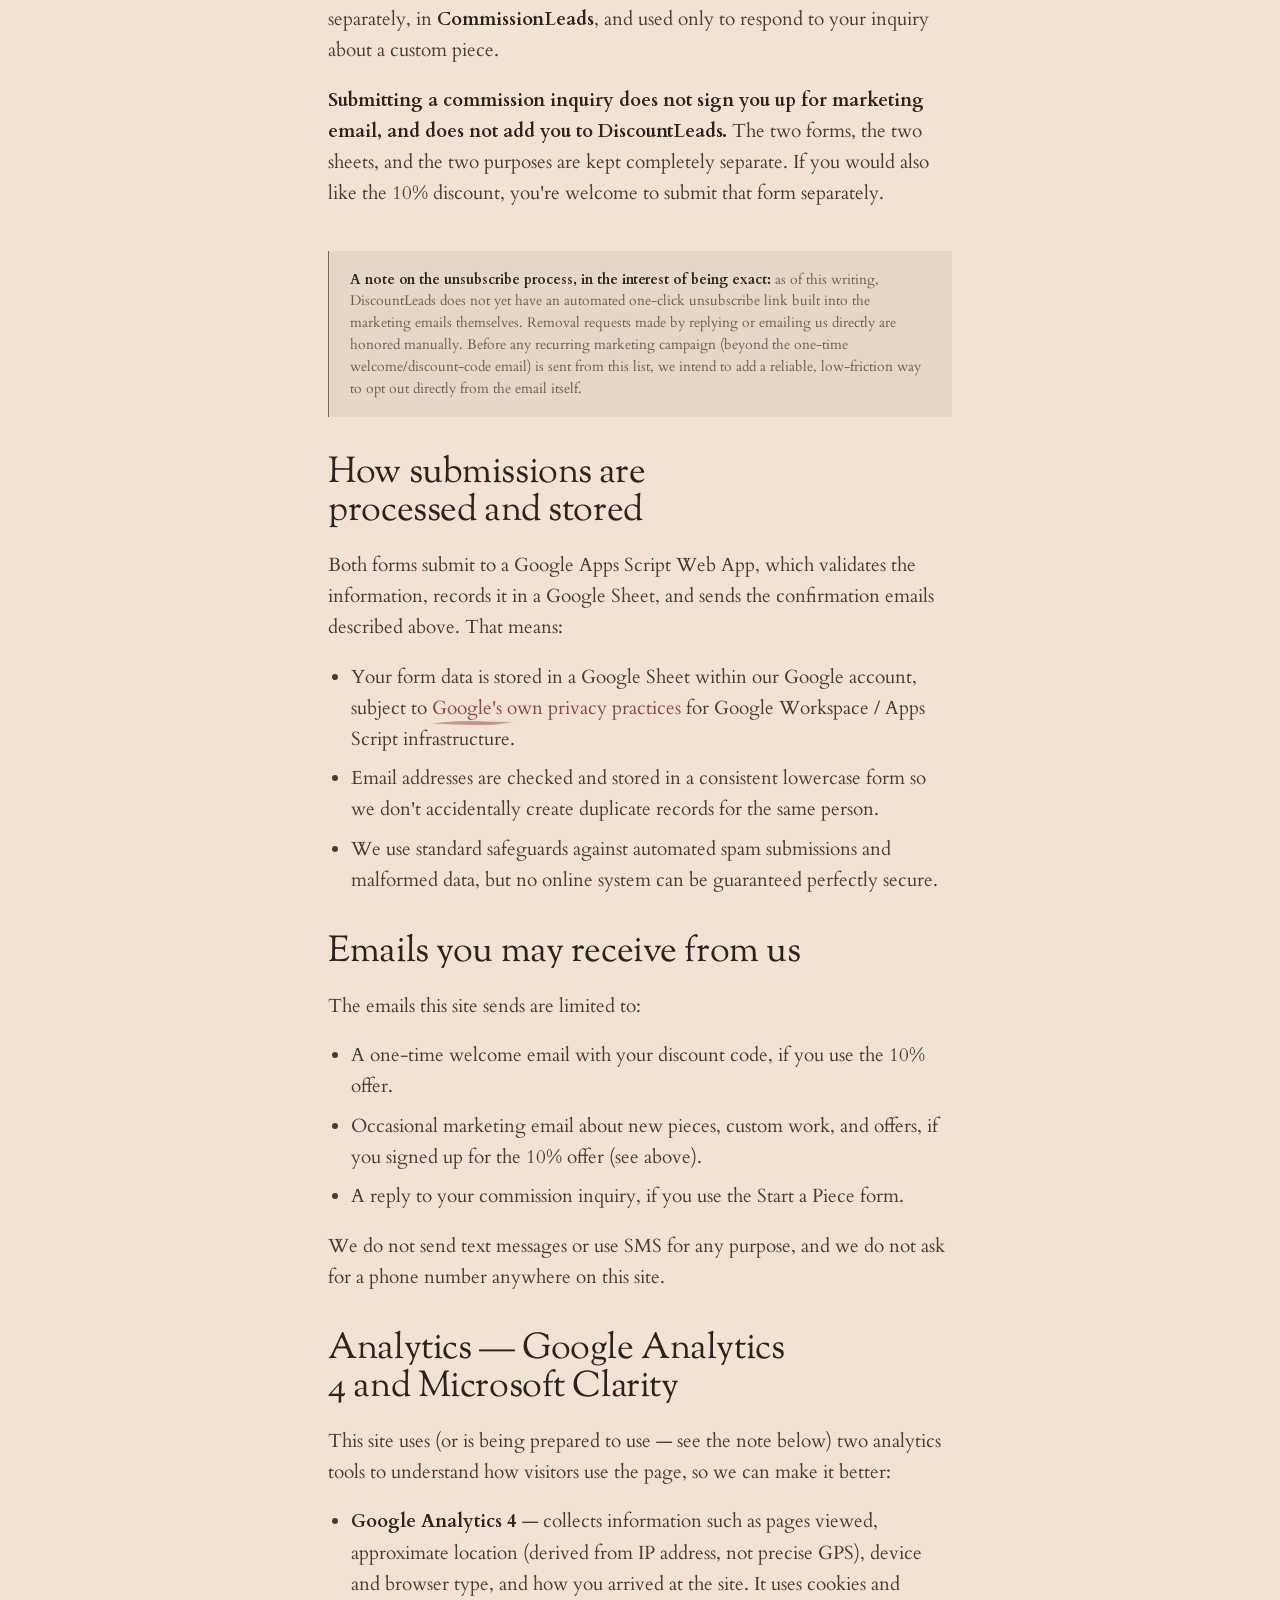
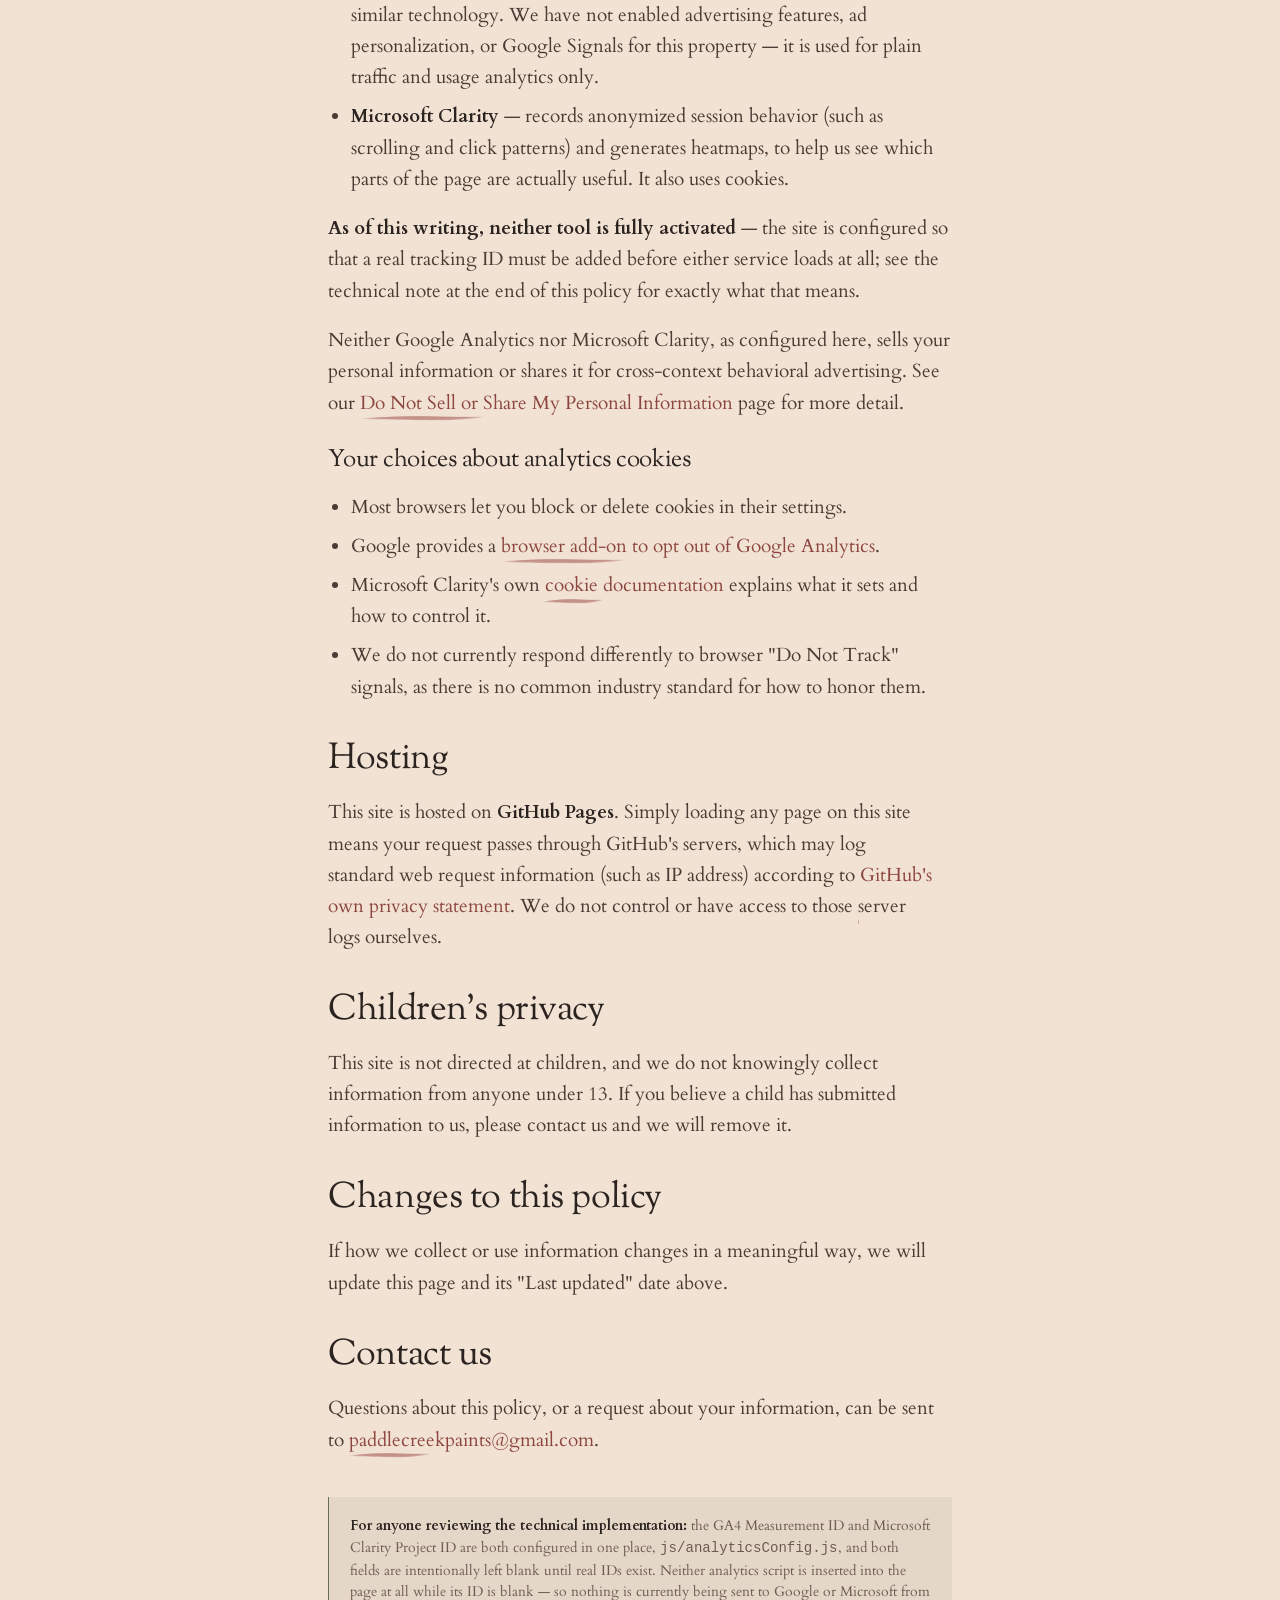
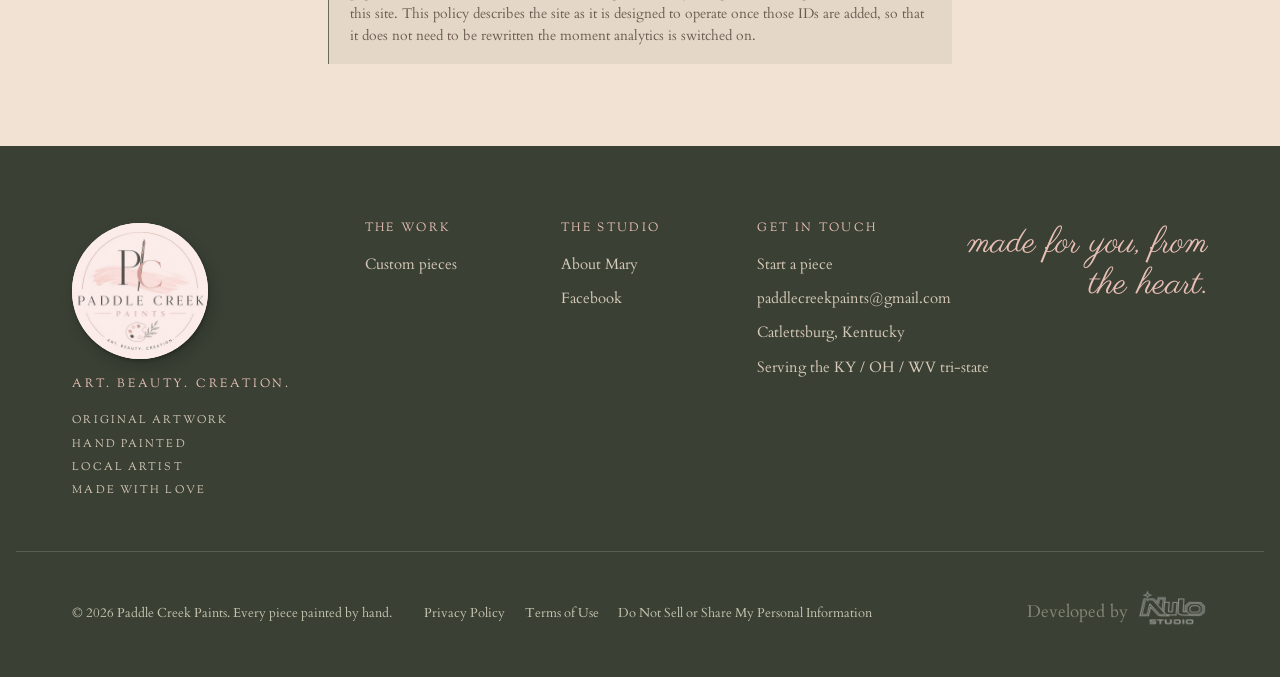
<file: privacyPolicy.html>
<!DOCTYPE html>
<html lang="en">

<head>

    <meta charset="UTF-8">
    <meta name="viewport" content="width=device-width, initial-scale=1.0">

    <title>Privacy Policy — Paddle Creek Paints</title>

    <meta
        name="description"
        content="How Paddle Creek Paints collects, uses, and protects information from visitors to paddlecreekpaints.com."
    >

    <link rel="canonical" href="https://paddlecreekpaints.com/privacyPolicy.html">

    <meta name="theme-color" content="#f1e2d3">
    <meta name="robots" content="noindex, follow">

    <!-- ── Icons ── -->

    <link rel="icon" href="images/favicons/favicon.ico" sizes="any">
    <link rel="icon" type="image/png" sizes="32x32" href="images/favicons/favicon32.png">
    <link rel="icon" type="image/png" sizes="16x16" href="images/favicons/favicon16.png">
    <link rel="apple-touch-icon" href="images/favicons/appleTouchIcon.png">

    <!-- ── Type ── -->

    <link rel="preconnect" href="https://fonts.googleapis.com">
    <link rel="preconnect" href="https://fonts.gstatic.com" crossorigin>
    <link
        rel="stylesheet"
        href="https://fonts.googleapis.com/css2?family=Cardo:wght@400;700&family=Parisienne&family=Sorts+Mill+Goudy:ital@0;1&display=swap"
    >

    <link rel="stylesheet" href="css/styleIndex.css">
    <link rel="stylesheet" href="css/stylePages.css">

</head>

<body>

<a class="skipLink" href="#mainContent">Skip to content</a>


<!-- ============================================================
     HEADER
============================================================ -->

<header class="siteHeader" id="siteHeader">

    <div class="headerInner">

        <a class="brandLockup" href="index.html" aria-label="Paddle Creek Paints, home">

            <img
                class="brandLockupMark"
                src="graphics/logos/PaddleCreekPaintsLogoTP.png"
                alt=""
                width="1254"
                height="1254"
                decoding="async"
            >

        </a>

        <nav class="primaryNav" id="primaryNav" aria-label="Primary">

            <ul class="primaryNavList">
                <li><a href="index.html#customPieces">Custom Pieces</a></li>
                <li><a href="index.html#about">About</a></li>
                <li>
                    <a
                        href="https://www.facebook.com/paddlecreekpaints"
                        target="_blank"
                        rel="noopener noreferrer"
                    >
                        Facebook
                    </a>
                </li>
            </ul>

            <a class="navAction" href="index.html#startAPiece">Start a Piece</a>

        </nav>

        <button
            class="menuToggle"
            id="menuToggle"
            type="button"
            aria-expanded="false"
            aria-controls="primaryNav"
        >

            <span class="menuToggleBars" aria-hidden="true">
                <span></span>
                <span></span>
                <span></span>
            </span>

            <span class="menuToggleLabel">Menu</span>

        </button>

    </div>

</header>

<main id="mainContent">

<!-- ============================================================
     PRIVACY POLICY
============================================================ -->

<section class="legalSection">

    <div class="legalInner">

        <a class="linkPainted legalBackLink" href="index.html">&larr; Back to Paddle Creek Paints</a>

        <p class="legalEyebrow">Legal</p>

        <h1 class="sectionHeading legalHeading">Privacy Policy</h1>

        <p class="legalUpdated">Last updated: September 6, 2026</p>

        <div class="legalArticle">

            <p>
                Paddle Creek Paints ("we," "us," "our") operates
                <strong>paddlecreekpaints.com</strong> — a single page showcasing hand-painted
                artwork by Mary, the artist behind the studio. This page explains what
                information the site collects, why, and how it is used.
            </p>

            <p>
                We are a small, one-person home studio in Catlettsburg, Kentucky. We do not
                sell personal information, and we do not have a sales team, ad network, or
                data broker relationship of any kind. Questions about this policy can be sent
                to <a class="linkPainted" href="mailto:paddlecreekpaints@gmail.com">paddlecreekpaints@gmail.com</a>.
            </p>

            <h2>The two forms on this site, and how they differ</h2>

            <p>
                This site has two separate forms. They collect different information, for
                different reasons, and neither one adds you to the other's list.
            </p>

            <h3>Claim My 10% Off (the discount signup)</h3>

            <p>
                This form asks for one thing: your email address. Submitting it does two
                things, both stated plainly next to the form before you submit:
            </p>

            <ul>
                <li>We send you a one-time email containing your 10% discount code.</li>
                <li>
                    We add your email to <strong>DiscountLeads</strong>, a mailing list we may
                    use to send occasional marketing email about new pieces, custom work,
                    seasonal offerings, and special offers.
                </li>
            </ul>

            <p>
                Submitting this form is how you agree to both of those things — the
                disclosure appears directly beneath the form itself, not only here. We do not
                ask for your name, phone number, or mailing address for this list, and we
                never will.
            </p>

            <p>
                <strong>Unsubscribing.</strong> You can ask to be removed from this list at
                any time by replying to any email we send you, or by writing to
                <a class="linkPainted" href="mailto:paddlecreekpaints@gmail.com">paddlecreekpaints@gmail.com</a>.
                We currently review and process removal requests by hand rather than through
                an automated link — see the note at the end of this section.
            </p>

            <h3>Start a Piece / commission inquiries</h3>

            <p>
                This form asks for your name, email, the surface you'd like painted, what you
                would like painted, an optional occasion, and — if you tapped through from a
                piece in the catalogue — which piece you were looking at. It is stored
                separately, in <strong>CommissionLeads</strong>, and used only to respond to
                your inquiry about a custom piece.
            </p>

            <p>
                <strong>Submitting a commission inquiry does not sign you up for marketing
                email, and does not add you to DiscountLeads.</strong> The two forms, the two
                sheets, and the two purposes are kept completely separate. If you would also
                like the 10% discount, you're welcome to submit that form separately.
            </p>

            <div class="legalNote">
                <strong>A note on the unsubscribe process, in the interest of being exact:</strong>
                as of this writing, DiscountLeads does not yet have an automated one-click
                unsubscribe link built into the marketing emails themselves. Removal requests
                made by replying or emailing us directly are honored manually. Before any
                recurring marketing campaign (beyond the one-time welcome/discount-code email)
                is sent from this list, we intend to add a reliable, low-friction way to opt
                out directly from the email itself.
            </div>

            <h2>How submissions are processed and stored</h2>

            <p>
                Both forms submit to a Google Apps Script Web App, which validates the
                information, records it in a Google Sheet, and sends the confirmation emails
                described above. That means:
            </p>

            <ul>
                <li>
                    Your form data is stored in a Google Sheet within our Google account,
                    subject to <a class="linkPainted" href="https://policies.google.com/privacy" target="_blank" rel="noopener noreferrer">Google's own privacy practices</a>
                    for Google Workspace / Apps Script infrastructure.
                </li>
                <li>Email addresses are checked and stored in a consistent lowercase form so we don't accidentally create duplicate records for the same person.</li>
                <li>We use standard safeguards against automated spam submissions and malformed data, but no online system can be guaranteed perfectly secure.</li>
            </ul>

            <h2>Emails you may receive from us</h2>

            <p>The emails this site sends are limited to:</p>

            <ul>
                <li>A one-time welcome email with your discount code, if you use the 10% offer.</li>
                <li>Occasional marketing email about new pieces, custom work, and offers, if you signed up for the 10% offer (see above).</li>
                <li>A reply to your commission inquiry, if you use the Start a Piece form.</li>
            </ul>

            <p>
                We do not send text messages or use SMS for any purpose, and we do not ask
                for a phone number anywhere on this site.
            </p>

            <h2>Analytics — Google Analytics 4 and Microsoft Clarity</h2>

            <p>
                This site uses (or is being prepared to use — see the note below) two
                analytics tools to understand how visitors use the page, so we can make it
                better:
            </p>

            <ul>
                <li>
                    <strong>Google Analytics 4</strong> — collects information such as pages
                    viewed, approximate location (derived from IP address, not precise GPS),
                    device and browser type, and how you arrived at the site. It uses cookies
                    and similar technology. We have not enabled advertising features, ad
                    personalization, or Google Signals for this property — it is used for
                    plain traffic and usage analytics only.
                </li>
                <li>
                    <strong>Microsoft Clarity</strong> — records anonymized session behavior
                    (such as scrolling and click patterns) and generates heatmaps, to help us
                    see which parts of the page are actually useful. It also uses cookies.
                </li>
            </ul>

            <p>
                <strong>As of this writing, neither tool is fully activated</strong> — the
                site is configured so that a real tracking ID must be added before either
                service loads at all; see the technical note at the end of this policy for
                exactly what that means.
            </p>

            <p>
                Neither Google Analytics nor Microsoft Clarity, as configured here, sells
                your personal information or shares it for cross-context behavioral
                advertising. See our
                <a class="linkPainted" href="doNotSell.html">Do Not Sell or Share My Personal Information</a>
                page for more detail.
            </p>

            <h3>Your choices about analytics cookies</h3>

            <ul>
                <li>Most browsers let you block or delete cookies in their settings.</li>
                <li>
                    Google provides a
                    <a class="linkPainted" href="https://tools.google.com/dlpage/gaoptout" target="_blank" rel="noopener noreferrer">browser add-on to opt out of Google Analytics</a>.
                </li>
                <li>
                    Microsoft Clarity's own
                    <a class="linkPainted" href="https://learn.microsoft.com/en-us/clarity/setup-and-installation/cookie-list" target="_blank" rel="noopener noreferrer">cookie documentation</a>
                    explains what it sets and how to control it.
                </li>
                <li>We do not currently respond differently to browser "Do Not Track" signals, as there is no common industry standard for how to honor them.</li>
            </ul>

            <h2>Hosting</h2>

            <p>
                This site is hosted on <strong>GitHub Pages</strong>. Simply loading any page
                on this site means your request passes through GitHub's servers, which may
                log standard web request information (such as IP address) according to
                <a class="linkPainted" href="https://docs.github.com/en/site-policy/privacy-policies/github-general-privacy-statement" target="_blank" rel="noopener noreferrer">GitHub's own privacy statement</a>.
                We do not control or have access to those server logs ourselves.
            </p>

            <h2>Children's privacy</h2>

            <p>
                This site is not directed at children, and we do not knowingly collect
                information from anyone under 13. If you believe a child has submitted
                information to us, please contact us and we will remove it.
            </p>

            <h2>Changes to this policy</h2>

            <p>
                If how we collect or use information changes in a meaningful way, we will
                update this page and its "Last updated" date above.
            </p>

            <h2>Contact us</h2>

            <p>
                Questions about this policy, or a request about your information, can be sent
                to <a class="linkPainted" href="mailto:paddlecreekpaints@gmail.com">paddlecreekpaints@gmail.com</a>.
            </p>

            <div class="legalNote">
                <strong>For anyone reviewing the technical implementation:</strong> the GA4
                Measurement ID and Microsoft Clarity Project ID are both configured in one
                place, <code>js/analyticsConfig.js</code>, and both fields are intentionally
                left blank until real IDs exist. Neither analytics script is inserted into
                the page at all while its ID is blank — so nothing is currently being sent to
                Google or Microsoft from this site. This policy describes the site as it is
                designed to operate once those IDs are added, so that it does not need to be
                rewritten the moment analytics is switched on.
            </div>

        </div>

    </div>

</section>

</main>

<!-- ============================================================
     FOOTER
============================================================ -->

<footer class="siteFooter">

    <div class="footerInner">

        <div class="footerBrand">

            <img
                class="footerMark"
                src="images/logos/PaddleCreekPaints_logo.png"
                alt="Paddle Creek Paints"
                width="200"
                height="200"
                loading="lazy"
                decoding="async"
            >

            <p class="footerTagline">Art. Beauty. Creation.</p>

            <ul class="footerPromises">
                <li>Original artwork</li>
                <li>Hand painted</li>
                <li>Local artist</li>
                <li>Made with love</li>
            </ul>

        </div>

        <nav class="footerNav" aria-label="Footer">

            <div class="footerNavGroup">

                <h2 class="footerNavHeading">The work</h2>

                <ul>
                    <li><a href="index.html#customPieces">Custom pieces</a></li>
                </ul>

            </div>

            <div class="footerNavGroup">

                <h2 class="footerNavHeading">The studio</h2>

                <ul>
                    <li><a href="index.html#about">About Mary</a></li>
                    <li>
                        <a
                            href="https://www.facebook.com/paddlecreekpaints"
                            target="_blank"
                            rel="noopener noreferrer"
                        >
                            Facebook
                        </a>
                    </li>
                </ul>

            </div>

            <div class="footerNavGroup">

                <h2 class="footerNavHeading">Get in touch</h2>

                <ul>
                    <li><a href="index.html#startAPiece">Start a piece</a></li>
                    <li><a href="mailto:paddlecreekpaints@gmail.com">paddlecreekpaints@gmail.com</a></li>
                    <li class="footerPlain">Catlettsburg, Kentucky</li>
                    <li class="footerPlain">Serving the KY / OH / WV tri-state</li>
                </ul>

            </div>

        </nav>

        <p class="footerScript">made for you, from the heart.</p>

    </div>

    <div class="footerLegal">

        <p class="footerCopyright">
            © <span id="footerYear">2026</span> Paddle Creek Paints. Every piece painted by hand.
        </p>

        <nav class="footerLegalLinks" aria-label="Legal">
            <a href="privacyPolicy.html" aria-current="page">Privacy Policy</a>
            <a href="termsOfUse.html">Terms of Use</a>
            <a href="doNotSell.html">Do Not Sell or Share My Personal Information</a>
        </nav>

        <p class="devCredit">

            <span class="devCreditLabel">Developed by</span>

            <img
                class="devCreditMark"
                src="images/logos/devCredit/MasterLogoTP.png"
                alt="Nulo Studio"
                width="1200"
                height="1200"
                loading="lazy"
                decoding="async"
            >

        </p>

    </div>

</footer>


<script src="js/analyticsConfig.js"></script>

<script src="js/siteJS.js"></script>

</body>

</html>
</file>
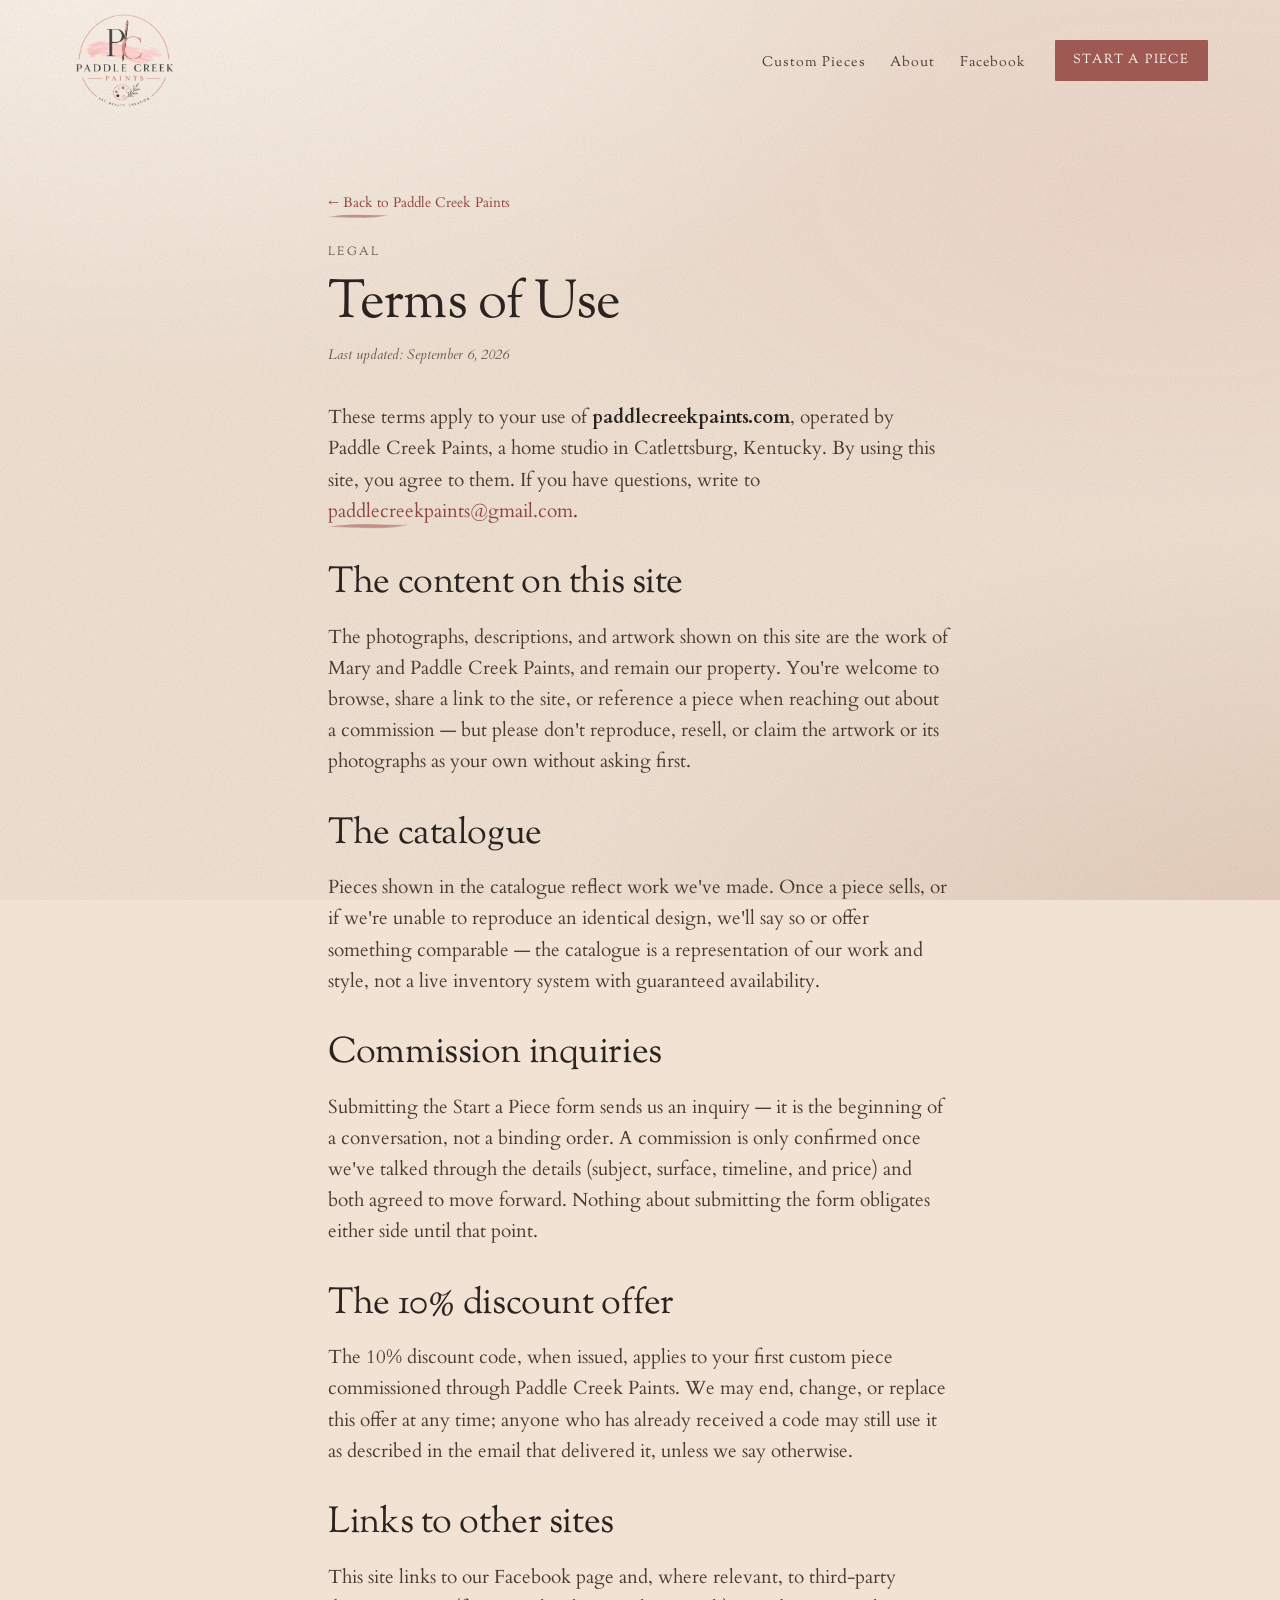
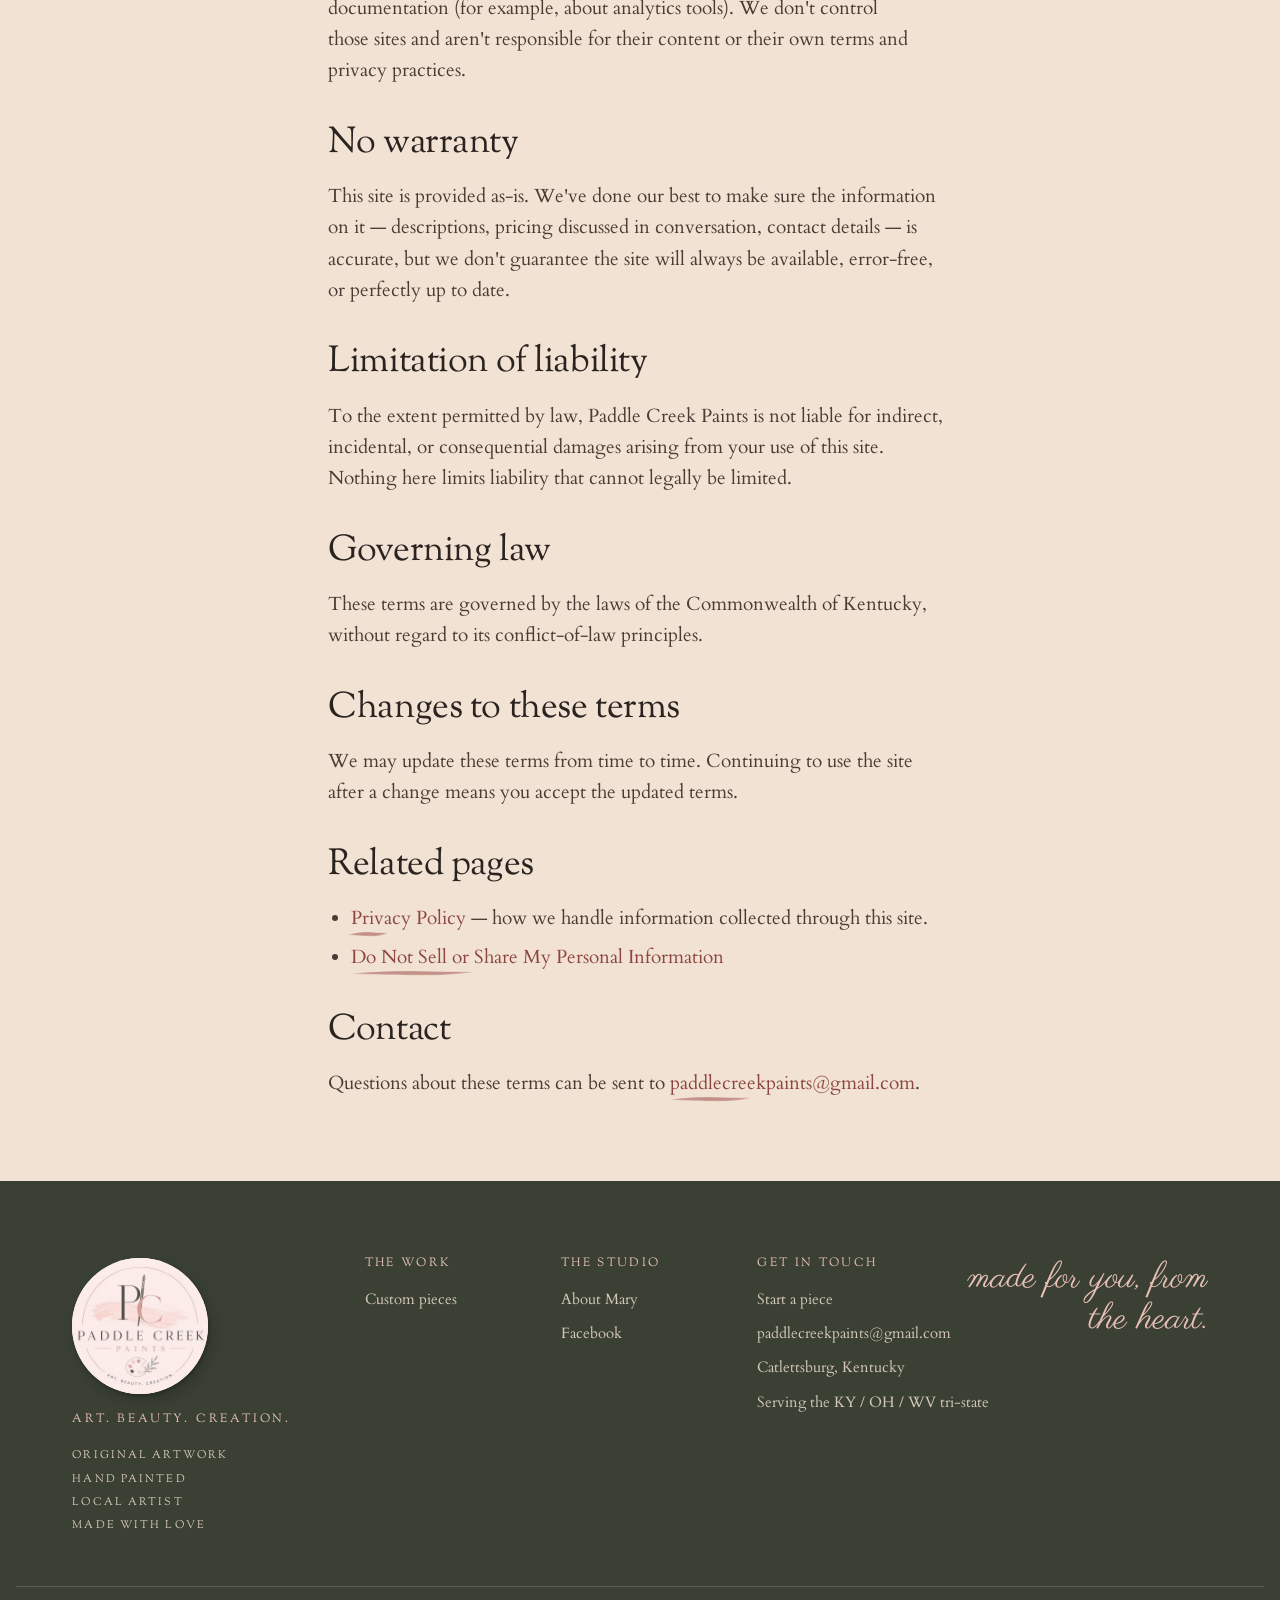
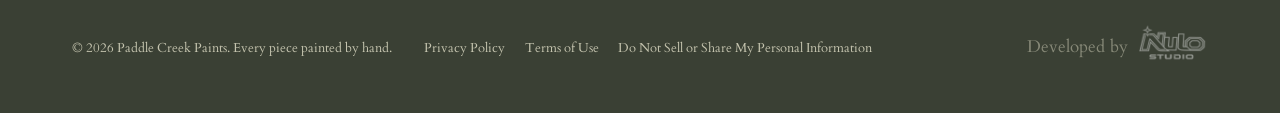
<file: termsOfUse.html>
<!DOCTYPE html>
<html lang="en">

<head>

    <meta charset="UTF-8">
    <meta name="viewport" content="width=device-width, initial-scale=1.0">

    <title>Terms of Use — Paddle Creek Paints</title>

    <meta
        name="description"
        content="The terms that apply to using paddlecreekpaints.com."
    >

    <link rel="canonical" href="https://paddlecreekpaints.com/termsOfUse.html">

    <meta name="theme-color" content="#f1e2d3">
    <meta name="robots" content="noindex, follow">

    <!-- ── Icons ── -->

    <link rel="icon" href="images/favicons/favicon.ico" sizes="any">
    <link rel="icon" type="image/png" sizes="32x32" href="images/favicons/favicon32.png">
    <link rel="icon" type="image/png" sizes="16x16" href="images/favicons/favicon16.png">
    <link rel="apple-touch-icon" href="images/favicons/appleTouchIcon.png">

    <!-- ── Type ── -->

    <link rel="preconnect" href="https://fonts.googleapis.com">
    <link rel="preconnect" href="https://fonts.gstatic.com" crossorigin>
    <link
        rel="stylesheet"
        href="https://fonts.googleapis.com/css2?family=Cardo:wght@400;700&family=Parisienne&family=Sorts+Mill+Goudy:ital@0;1&display=swap"
    >

    <link rel="stylesheet" href="css/styleIndex.css">
    <link rel="stylesheet" href="css/stylePages.css">

</head>

<body>

<a class="skipLink" href="#mainContent">Skip to content</a>


<!-- ============================================================
     HEADER
============================================================ -->

<header class="siteHeader" id="siteHeader">

    <div class="headerInner">

        <a class="brandLockup" href="index.html" aria-label="Paddle Creek Paints, home">

            <img
                class="brandLockupMark"
                src="graphics/logos/PaddleCreekPaintsLogoTP.png"
                alt=""
                width="1254"
                height="1254"
                decoding="async"
            >

        </a>

        <nav class="primaryNav" id="primaryNav" aria-label="Primary">

            <ul class="primaryNavList">
                <li><a href="index.html#customPieces">Custom Pieces</a></li>
                <li><a href="index.html#about">About</a></li>
                <li>
                    <a
                        href="https://www.facebook.com/paddlecreekpaints"
                        target="_blank"
                        rel="noopener noreferrer"
                    >
                        Facebook
                    </a>
                </li>
            </ul>

            <a class="navAction" href="index.html#startAPiece">Start a Piece</a>

        </nav>

        <button
            class="menuToggle"
            id="menuToggle"
            type="button"
            aria-expanded="false"
            aria-controls="primaryNav"
        >

            <span class="menuToggleBars" aria-hidden="true">
                <span></span>
                <span></span>
                <span></span>
            </span>

            <span class="menuToggleLabel">Menu</span>

        </button>

    </div>

</header>

<main id="mainContent">

<!-- ============================================================
     TERMS OF USE
============================================================ -->

<section class="legalSection">

    <div class="legalInner">

        <a class="linkPainted legalBackLink" href="index.html">&larr; Back to Paddle Creek Paints</a>

        <p class="legalEyebrow">Legal</p>

        <h1 class="sectionHeading legalHeading">Terms of Use</h1>

        <p class="legalUpdated">Last updated: September 6, 2026</p>

        <div class="legalArticle">

            <p>
                These terms apply to your use of <strong>paddlecreekpaints.com</strong>,
                operated by Paddle Creek Paints, a home studio in Catlettsburg, Kentucky. By
                using this site, you agree to them. If you have questions, write to
                <a class="linkPainted" href="mailto:paddlecreekpaints@gmail.com">paddlecreekpaints@gmail.com</a>.
            </p>

            <h2>The content on this site</h2>

            <p>
                The photographs, descriptions, and artwork shown on this site are the work of
                Mary and Paddle Creek Paints, and remain our property. You're welcome to
                browse, share a link to the site, or reference a piece when reaching out
                about a commission — but please don't reproduce, resell, or claim the artwork
                or its photographs as your own without asking first.
            </p>

            <h2>The catalogue</h2>

            <p>
                Pieces shown in the catalogue reflect work we've made. Once a piece sells, or
                if we're unable to reproduce an identical design, we'll say so or offer
                something comparable — the catalogue is a representation of our work and
                style, not a live inventory system with guaranteed availability.
            </p>

            <h2>Commission inquiries</h2>

            <p>
                Submitting the Start a Piece form sends us an inquiry — it is the beginning
                of a conversation, not a binding order. A commission is only confirmed once
                we've talked through the details (subject, surface, timeline, and price) and
                both agreed to move forward. Nothing about submitting the form obligates
                either side until that point.
            </p>

            <h2>The 10% discount offer</h2>

            <p>
                The 10% discount code, when issued, applies to your first custom piece
                commissioned through Paddle Creek Paints. We may end, change, or replace this
                offer at any time; anyone who has already received a code may still use it as
                described in the email that delivered it, unless we say otherwise.
            </p>

            <h2>Links to other sites</h2>

            <p>
                This site links to our Facebook page and, where relevant, to third-party
                documentation (for example, about analytics tools). We don't control those
                sites and aren't responsible for their content or their own terms and privacy
                practices.
            </p>

            <h2>No warranty</h2>

            <p>
                This site is provided as-is. We've done our best to make sure the
                information on it — descriptions, pricing discussed in conversation, contact
                details — is accurate, but we don't guarantee the site will always be
                available, error-free, or perfectly up to date.
            </p>

            <h2>Limitation of liability</h2>

            <p>
                To the extent permitted by law, Paddle Creek Paints is not liable for
                indirect, incidental, or consequential damages arising from your use of this
                site. Nothing here limits liability that cannot legally be limited.
            </p>

            <h2>Governing law</h2>

            <p>
                These terms are governed by the laws of the Commonwealth of Kentucky, without
                regard to its conflict-of-law principles.
            </p>

            <h2>Changes to these terms</h2>

            <p>
                We may update these terms from time to time. Continuing to use the site after
                a change means you accept the updated terms.
            </p>

            <h2>Related pages</h2>

            <ul>
                <li>
                    <a class="linkPainted" href="privacyPolicy.html">Privacy Policy</a> —
                    how we handle information collected through this site.
                </li>
                <li>
                    <a class="linkPainted" href="doNotSell.html">Do Not Sell or Share My Personal Information</a>
                </li>
            </ul>

            <h2>Contact</h2>

            <p>
                Questions about these terms can be sent to
                <a class="linkPainted" href="mailto:paddlecreekpaints@gmail.com">paddlecreekpaints@gmail.com</a>.
            </p>

        </div>

    </div>

</section>

</main>

<!-- ============================================================
     FOOTER
============================================================ -->

<footer class="siteFooter">

    <div class="footerInner">

        <div class="footerBrand">

            <img
                class="footerMark"
                src="images/logos/PaddleCreekPaints_logo.png"
                alt="Paddle Creek Paints"
                width="200"
                height="200"
                loading="lazy"
                decoding="async"
            >

            <p class="footerTagline">Art. Beauty. Creation.</p>

            <ul class="footerPromises">
                <li>Original artwork</li>
                <li>Hand painted</li>
                <li>Local artist</li>
                <li>Made with love</li>
            </ul>

        </div>

        <nav class="footerNav" aria-label="Footer">

            <div class="footerNavGroup">

                <h2 class="footerNavHeading">The work</h2>

                <ul>
                    <li><a href="index.html#customPieces">Custom pieces</a></li>
                </ul>

            </div>

            <div class="footerNavGroup">

                <h2 class="footerNavHeading">The studio</h2>

                <ul>
                    <li><a href="index.html#about">About Mary</a></li>
                    <li>
                        <a
                            href="https://www.facebook.com/paddlecreekpaints"
                            target="_blank"
                            rel="noopener noreferrer"
                        >
                            Facebook
                        </a>
                    </li>
                </ul>

            </div>

            <div class="footerNavGroup">

                <h2 class="footerNavHeading">Get in touch</h2>

                <ul>
                    <li><a href="index.html#startAPiece">Start a piece</a></li>
                    <li><a href="mailto:paddlecreekpaints@gmail.com">paddlecreekpaints@gmail.com</a></li>
                    <li class="footerPlain">Catlettsburg, Kentucky</li>
                    <li class="footerPlain">Serving the KY / OH / WV tri-state</li>
                </ul>

            </div>

        </nav>

        <p class="footerScript">made for you, from the heart.</p>

    </div>

    <div class="footerLegal">

        <p class="footerCopyright">
            © <span id="footerYear">2026</span> Paddle Creek Paints. Every piece painted by hand.
        </p>

        <nav class="footerLegalLinks" aria-label="Legal">
            <a href="privacyPolicy.html">Privacy Policy</a>
            <a href="termsOfUse.html" aria-current="page">Terms of Use</a>
            <a href="doNotSell.html">Do Not Sell or Share My Personal Information</a>
        </nav>

        <p class="devCredit">

            <span class="devCreditLabel">Developed by</span>

            <img
                class="devCreditMark"
                src="images/logos/devCredit/MasterLogoTP.png"
                alt="Nulo Studio"
                width="1200"
                height="1200"
                loading="lazy"
                decoding="async"
            >

        </p>

    </div>

</footer>


<script src="js/analyticsConfig.js"></script>

<script src="js/siteJS.js"></script>

</body>

</html>
</file>
<file: css/styleIndex.css>
/* ============================================================
   PADDLE CREEK PAINTS — styleIndex.css

   The whole document is one painted wall, lit from high left.
   Work is propped, hung and leaned against it on rails and
   ledges. Two regions are the same wall repainted at full
   strength: deep sage, then deep clay.
============================================================ */


/* ============================================================
   VARIABLES
============================================================ */

:root
{

    /* ── The wall ── */

    --wallBase: #f1e2d3;

    --wallHigh: #fdf5ed;

    --wallLow: #e3cbb9;

    --wallSage: #4a5142;

    --wallSageDeep: #3a4034;

    --wallClay: #8d4f47;

    --wallClayDeep: #713c36;

    /* ── Ink ── */

    --inkDeep: #2b2320;

    --inkBody: #4a3c35;

    --inkSoft: #6d5b52;

    --inkOnDark: #f7ede4;

    --inkSoftOnSage: #d5c9b8;

    --inkSoftOnClay: #eed9d0;

    /* ── Paint ── */

    --rose: #b97d76;

    --roseDeep: #9e5a52;

    --roseInk: #8d463f;

    --blush: #e8bfb5;

    --blushPale: #f6ddd6;

    --sage: #686b57;

    --sageLight: #a3a48f;

    --brass: #ab8f63;

    /* Tint bases. Every shadow, hairline and lighting wash derives its alpha
       from one of these rather than repeating a literal triplet. */

    --shadowInk: 74, 48, 38;

    --ruleInk: 140, 106, 90;

    --brassLight: #d3ba8c;

    --brassMid: #8a7049;

    --brassDark: #5d4a2f;

    --sageFaint: #c5c4af;

    /* ── The depth ladder ──
       Five rungs, light from high left, shadows tinted from the
       wall rather than black. Nothing may cast a shadow from a
       rung it does not occupy. */

    --shadowLedge:
        1px 2px 2px rgba(var(--shadowInk), 0.14),
        3px 5px 9px rgba(var(--shadowInk), 0.10);

    --shadowHang:
        2px 4px 5px rgba(var(--shadowInk), 0.16),
        8px 15px 22px rgba(var(--shadowInk), 0.13);

    --shadowProp:
        3px 5px 6px rgba(var(--shadowInk), 0.17),
        11px 19px 28px rgba(var(--shadowInk), 0.15);

    --shadowLift:
        6px 10px 14px rgba(var(--shadowInk), 0.18),
        26px 42px 62px rgba(var(--shadowInk), 0.26);

    --shadowLedgeDark:
        1px 2px 3px rgba(15, 18, 12, 0.30),
        4px 7px 14px rgba(15, 18, 12, 0.22);

    /* ── Type ── */

    --fontDisplay: 'Sorts Mill Goudy', 'Iowan Old Style', 'Palatino Linotype', Palatino, Georgia, serif;

    --fontBody: 'Cardo', 'Iowan Old Style', Georgia, 'Times New Roman', serif;

    --fontScript: 'Parisienne', 'Snell Roundhand', 'Apple Chancery', cursive;

    --stepDisplay: clamp(2.5rem, 5.3vw, 4.5rem);

    --stepHeading: clamp(2rem, 4.3vw, 3.3rem);

    --stepSub: clamp(1.22rem, 1.9vw, 1.55rem);

    --stepSubhead: clamp(1.6rem, 2.8vw, 2.25rem);

    --stepPageHead: clamp(2.3rem, 4.8vw, 3.9rem);

    --stepBody: clamp(1.02rem, 0.94vw + 0.7rem, 1.16rem);

    --stepSmall: 0.94rem;

    --stepLabel: 0.73rem;

    /* ── Rhythm ── */

    --gutter: clamp(1.25rem, 4.4vw, 4rem);

    --shellMax: 78rem;

    --sectionPad: clamp(3.75rem, 6.4vw, 6.5rem);

    /* ── Painted grain, tiled so it stays one continuous wall ── */

    --grain:
        url("data:image/svg+xml,%3Csvg xmlns='http://www.w3.org/2000/svg' width='180' height='180'%3E%3Cfilter id='n'%3E%3CfeTurbulence type='fractalNoise' baseFrequency='0.85' numOctaves='3' stitchTiles='stitch'/%3E%3CfeColorMatrix type='saturate' values='0'/%3E%3C/filter%3E%3Crect width='180' height='180' filter='url(%23n)' opacity='0.42'/%3E%3C/svg%3E");

    --ease: cubic-bezier(0.16, 0.84, 0.32, 1);

}


/* ============================================================
   RESET
============================================================ */

*,
*::before,
*::after
{

    box-sizing: border-box;

}

html
{

    -webkit-text-size-adjust: 100%;

    scroll-behavior: smooth;

    scroll-padding-top: 7.5rem;

}

body,
h1,
h2,
h3,
p,
figure,
ul,
ol
{

    margin: 0;

    padding: 0;

}

ul,
ol
{

    list-style: none;

}

img,
svg
{

    display: block;

    max-width: 100%;

}

img
{

    height: auto;

}

button
{

    font: inherit;

    color: inherit;

    background: none;

    border: 0;

    cursor: pointer;

}

a
{

    color: inherit;

}


/* ============================================================
   TYPOGRAPHY & PAGE GROUND
============================================================ */

body
{

    position: relative;

    font-family: var(--fontBody);

    font-size: var(--stepBody);

    line-height: 1.68;

    color: var(--inkBody);

    background-color: var(--wallBase);

    overflow-x: clip;

}

html
{

    overflow-x: clip;

}

/* The single limewash field: one light source, one grain,
   running behind every section of the document. */

body::before
{

    content: '';

    position: fixed;

    inset: 0;

    z-index: 0;

    pointer-events: none;

    background-image:
        radial-gradient(120% 90% at 8% -10%, var(--wallHigh) 0%, rgba(253, 245, 237, 0) 58%),
        radial-gradient(85% 60% at 92% 22%, rgba(232, 191, 181, 0.30) 0%, rgba(232, 191, 181, 0) 60%),
        radial-gradient(100% 80% at 105% 108%, var(--wallLow) 0%, rgba(227, 203, 185, 0) 62%);

}

body::after
{

    content: '';

    position: fixed;

    inset: 0;

    z-index: 0;

    pointer-events: none;

    opacity: 0.5;

    mix-blend-mode: multiply;

    background-image: var(--grain);

    background-size: 180px 180px;

}

.siteHeader,
main,
.siteFooter,
.pieceViewer
{

    position: relative;

    z-index: 1;

}

h1,
h2,
h3
{

    font-family: var(--fontDisplay);

    font-weight: 400;

    line-height: 1.06;

    color: var(--inkDeep);

    letter-spacing: -0.012em;

    text-wrap: balance;

}

p
{

    text-wrap: pretty;

}

em.scriptLine
{

    display: block;

    font-family: var(--fontScript);

    font-style: normal;

    font-size: 1.16em;

    line-height: 0.98;

    color: var(--roseInk);

    letter-spacing: 0.005em;

}

::selection
{

    color: var(--wallHigh);

    background-color: var(--roseDeep);

}

:focus-visible
{

    outline: 2px solid var(--roseDeep);

    outline-offset: 3px;

    border-radius: 2px;

}

/* The wet edge, as a shared mark. Anything that can be acted on paints one on
   when it becomes active. */

.buttonPainted,
.buttonLined,
.navAction
{

    position: relative;

}

.buttonPainted::after,
.buttonLined::after,
.navAction::after
{

    content: '';

    position: absolute;

    right: 0.7rem;

    bottom: -0.42rem;

    left: 0.7rem;

    height: 0.42rem;

    background-color: var(--roseDeep);

    -webkit-mask-image: url('../images/decorative/roseBrushStroke.svg');

    mask-image: url('../images/decorative/roseBrushStroke.svg');

    -webkit-mask-size: 100% 100%;

    mask-size: 100% 100%;

    -webkit-mask-repeat: no-repeat;

    mask-repeat: no-repeat;

    opacity: 0;

    transform: scaleX(0.3);

    transform-origin: left center;

    transition:
        opacity 200ms var(--ease),
        transform 320ms var(--ease);

}

.buttonPainted:hover::after,
.buttonPainted:focus-visible::after,
.buttonLined:hover::after,
.buttonLined:focus-visible::after,
.navAction:hover::after,
.navAction:focus-visible::after
{

    opacity: 1;

    transform: scaleX(1);

}

.buttonPaintedLight::after,
.buttonLinedLight::after
{

    background-color: var(--blushPale);

}

.skipLink
{

    position: absolute;

    top: 0.75rem;

    left: 0.75rem;

    z-index: 60;

    padding: 0.7rem 1.1rem;

    font-family: var(--fontDisplay);

    font-size: var(--stepSmall);

    color: var(--inkOnDark);

    background-color: var(--wallSage);

    border-radius: 2px;

    transform: translateY(-160%);

    transition: transform 180ms var(--ease);

}

.skipLink:focus-visible
{

    transform: translateY(0);

}


/* ============================================================
   SHARED — section heads, buttons, links, painted marks
============================================================ */

.sectionHead
{

    display: grid;

    grid-template-columns: minmax(0, 1.05fr) minmax(0, 1fr);

    align-items: end;

    gap: clamp(1rem, 3vw, 3.5rem);

}

.sectionHeading
{

    font-size: var(--stepHeading);

    margin-bottom: 1.1rem;

}

.sectionLede
{

    max-width: 46ch;

    font-size: var(--stepSub);

    line-height: 1.5;

    color: var(--inkSoft);

}

/* ── The wet edge: the one mark that means "active", cut from
      the studio's own bristled brush stroke ── */

.linkPainted
{

    position: relative;

    color: var(--roseInk);

    text-decoration: none;

    white-space: nowrap;

}

.linkPainted::after
{

    content: '';

    position: absolute;

    left: -0.12em;

    right: -0.12em;

    bottom: -0.34em;

    height: 0.42em;

    background-color: var(--rose);

    -webkit-mask-image: url('../images/decorative/roseBrushStroke.svg');

    mask-image: url('../images/decorative/roseBrushStroke.svg');

    -webkit-mask-size: 100% 100%;

    mask-size: 100% 100%;

    -webkit-mask-repeat: no-repeat;

    mask-repeat: no-repeat;

    transform: scaleX(0.34);

    transform-origin: left center;

    transition: transform 320ms var(--ease);

}

.linkPainted:hover::after,
.linkPainted:focus-visible::after
{

    transform: scaleX(1);

}

.buttonPainted
{

    display: inline-flex;

    align-items: center;

    justify-content: center;

    padding: 0.95rem 1.9rem;

    font-family: var(--fontDisplay);

    font-size: 0.95rem;

    letter-spacing: 0.09em;

    text-transform: uppercase;

    text-decoration: none;

    color: var(--wallHigh);

    background-color: var(--roseDeep);

    border: 0;

    border-radius: 1px;

    box-shadow: var(--shadowLedge);

    transition:
        background-color 220ms var(--ease),
        transform 220ms var(--ease),
        box-shadow 220ms var(--ease);

}

.buttonPainted:hover,
.buttonPainted:focus-visible
{

    background-color: var(--roseInk);

    transform: translateY(-2px);

    box-shadow: var(--shadowHang);

}

.buttonPainted:active
{

    transform: translateY(0);

    box-shadow: var(--shadowLedge);

}

.buttonPaintedLight
{

    color: var(--wallClayDeep);

    background-color: var(--wallHigh);

}

.buttonPaintedLight:hover,
.buttonPaintedLight:focus-visible
{

    color: var(--wallClayDeep);

    background-color: var(--blushPale);

}

.buttonLined
{

    display: inline-flex;

    align-items: center;

    justify-content: center;

    padding: 0.95rem 1.7rem;

    font-family: var(--fontDisplay);

    font-size: 0.95rem;

    letter-spacing: 0.09em;

    text-transform: uppercase;

    text-decoration: none;

    color: var(--inkDeep);

    border: 1px solid rgba(157, 112, 100, 0.5);

    border-radius: 1px;

    transition:
        border-color 220ms var(--ease),
        background-color 220ms var(--ease),
        color 220ms var(--ease);

}

.buttonLined:hover,
.buttonLined:focus-visible
{

    color: var(--roseInk);

    background-color: rgba(246, 221, 214, 0.42);

    border-color: var(--rose);

}

.buttonLinedLight
{

    color: var(--inkOnDark);

    border-color: rgba(213, 201, 184, 0.55);

}

.buttonLinedLight:hover,
.buttonLinedLight:focus-visible
{

    color: var(--wallSageDeep);

    background-color: var(--inkOnDark);

    border-color: var(--inkOnDark);

}


/* ============================================================
   HEADER
============================================================ */

.siteHeader
{

    position: sticky;

    top: 0;

    z-index: 40;

    transition:
        background-color 300ms var(--ease),
        box-shadow 300ms var(--ease);

}

.siteHeader.isStuck
{

    background-color: rgba(242, 229, 219, 0.93);

    -webkit-backdrop-filter: blur(9px);

    backdrop-filter: blur(9px);

    box-shadow: 0 1px 0 rgba(157, 112, 100, 0.22);

}

.headerInner
{

    display: flex;

    align-items: center;

    justify-content: space-between;

    gap: 1.5rem;

    max-width: var(--shellMax);

    margin: 0 auto;

    padding: 0.55rem var(--gutter);

}

.brandLockup
{

    display: flex;

    align-items: center;

    gap: 0.7rem;

    text-decoration: none;

}

.brandLockupMark
{

    width: auto;

    height: 6.5rem;

    object-fit: contain;

}

.primaryNav
{

    display: flex;

    align-items: center;

    gap: clamp(1rem, 2.2vw, 2.1rem);

}

.primaryNavList
{

    display: flex;

    align-items: center;

    gap: clamp(0.9rem, 1.9vw, 1.85rem);

}

.primaryNavList a
{

    position: relative;

    font-family: var(--fontDisplay);

    font-size: 0.88rem;

    color: var(--inkBody);

    letter-spacing: 0.07em;

    text-decoration: none;

    white-space: nowrap;

}

.primaryNavList a::after
{

    content: '';

    position: absolute;

    left: -0.1em;

    right: -0.1em;

    bottom: -0.55em;

    height: 0.4em;

    background-color: var(--rose);

    -webkit-mask-image: url('../images/decorative/roseBrushStroke.svg');

    mask-image: url('../images/decorative/roseBrushStroke.svg');

    -webkit-mask-size: 100% 100%;

    mask-size: 100% 100%;

    -webkit-mask-repeat: no-repeat;

    mask-repeat: no-repeat;

    opacity: 0;

    transform: scaleX(0.3);

    transform-origin: left center;

    transition:
        opacity 200ms var(--ease),
        transform 320ms var(--ease);

}

.primaryNavList a:hover::after,
.primaryNavList a:focus-visible::after,
.primaryNavList a[aria-current='page']::after
{

    opacity: 1;

    transform: scaleX(1);

}

.navAction
{

    padding: 0.62rem 1.15rem;

    font-family: var(--fontDisplay);

    font-size: 0.8rem;

    color: var(--wallHigh);

    letter-spacing: 0.11em;

    text-transform: uppercase;

    text-decoration: none;

    white-space: nowrap;

    background-color: var(--roseDeep);

    border-radius: 1px;

    transition: background-color 200ms var(--ease);

}

.navAction:hover,
.navAction:focus-visible
{

    background-color: var(--roseInk);

}

.menuToggle
{

    display: none;

    align-items: center;

    gap: 0.55rem;

    padding: 0.5rem 0.2rem;

    font-family: var(--fontDisplay);

    font-size: 0.78rem;

    color: var(--inkDeep);

    letter-spacing: 0.13em;

    text-transform: uppercase;

}

.menuToggleBars
{

    display: flex;

    flex-direction: column;

    gap: 4px;

    width: 22px;

}

.menuToggleBars span
{

    display: block;

    height: 1.5px;

    background-color: var(--inkDeep);

    transition: transform 260ms var(--ease), opacity 200ms var(--ease);

}

.menuToggle[aria-expanded='true'] .menuToggleBars span:nth-child(1)
{

    transform: translateY(5.5px) rotate(45deg);

}

.menuToggle[aria-expanded='true'] .menuToggleBars span:nth-child(2)
{

    opacity: 0;

}

.menuToggle[aria-expanded='true'] .menuToggleBars span:nth-child(3)
{

    transform: translateY(-5.5px) rotate(-45deg);

}


/* ============================================================
   HERO — the wall
============================================================ */

.wallHero
{

    padding: clamp(1.5rem, 3vw, 2.6rem) 0 clamp(1.5rem, 2.6vw, 2.4rem);

    overflow: hidden;

}

.wallHeroInner
{

    display: grid;

    grid-template-columns: minmax(0, 0.98fr) minmax(0, 1.02fr);

    align-items: center;

    gap: clamp(1.5rem, 3vw, 3rem);

    max-width: var(--shellMax);

    margin: 0 auto;

    padding: 0 var(--gutter);

}

.wallHeroWords
{

    position: relative;

    z-index: 2;

}

/* The blush swash sits behind the headline, painted on the wall. */

.wallHeroWords::before
{

    content: '';

    position: absolute;

    top: -1.5rem;

    left: -14%;

    width: 118%;

    height: 13rem;

    z-index: -1;

    opacity: 0.72;

    background-image: url('../images/decorative/heroPaintStroke.svg');

    background-repeat: no-repeat;

    background-size: 100% 100%;

}

.wallHeroHeading
{

    font-size: var(--stepDisplay);

    margin-bottom: 1.35rem;

}

.wallHeroHeading .scriptLine
{

    margin-top: 0.14em;

    margin-left: 0.06em;

}

.wallHeroLede
{

    max-width: 36ch;

    margin-bottom: 1.6rem;

    font-size: var(--stepSub);

    line-height: 1.52;

    color: var(--inkSoft);

}

.wallHeroActions
{

    display: flex;

    flex-wrap: wrap;

    gap: 0.8rem;

    margin-bottom: 2rem;

}

.wallHeroPlace
{

    display: flex;

    align-items: center;

    gap: 0.85rem;

    font-family: var(--fontDisplay);

    font-size: var(--stepLabel);

    color: var(--inkSoft);

    letter-spacing: 0.2em;

    text-transform: uppercase;

}

.placeRule
{

    display: block;

    flex: 0 0 3.2rem;

    height: 5px;

    background-color: var(--sage);

    -webkit-mask-image: url('../images/decorative/sageBrushStroke.svg');

    mask-image: url('../images/decorative/sageBrushStroke.svg');

    -webkit-mask-size: 100% 100%;

    mask-size: 100% 100%;

    -webkit-mask-repeat: no-repeat;

    mask-repeat: no-repeat;

}

/* ── Objects on the rail ── */

.wallHeroObjects
{

    position: relative;

    min-height: clamp(23rem, 38vw, 33rem);

}

.plateRail
{

    position: absolute;

    right: -24%;

    bottom: 4.2rem;

    left: -20%;

    height: 9px;

    background:
        linear-gradient(180deg, var(--brassLight) 0%, var(--brass) 22%, var(--brassMid) 60%, var(--brassDark) 100%);

    border-radius: 1px 1px 2px 2px;

    box-shadow:
        0 1px 0 rgba(255, 246, 226, 0.35) inset,
        0 4px 9px rgba(var(--shadowInk), 0.24);

}

.heroObject
{

    position: absolute;

    margin: 0;

}

.heroObject img
{

    width: 100%;

    height: 100%;

    object-fit: cover;

    border-radius: 1px;

}

/* Rung: propped — the big canvas leaning on the rail. */

.heroObjectCanvas
{

    right: 6%;

    bottom: 4.4rem;

    width: 54%;

    aspect-ratio: 3 / 4;

    padding: 0.6rem 0.6rem 1.5rem;

    background-color: var(--wallHigh);

    box-shadow: var(--shadowProp);

    transform: rotate(-1.1deg);

}

/* Rung: hung — the skillet on a nail, overlapping the canvas. */

.heroObjectSkillet
{

    top: 1.5rem;

    left: 4%;

    width: 33%;

    aspect-ratio: 3 / 4;

    padding: 0.5rem 0.5rem 1.25rem;

    background-color: var(--wallHigh);

    box-shadow: var(--shadowHang);

    transform: rotate(2.4deg);

}

.heroObjectSkillet::before
{

    content: '';

    position: absolute;

    top: -0.6rem;

    left: 50%;

    width: 9px;

    height: 9px;

    background:
        radial-gradient(circle at 34% 30%, var(--brassLight) 0%, var(--brassMid) 55%, var(--brassDark) 100%);

    border-radius: 50%;

    box-shadow: 1px 2px 3px rgba(var(--shadowInk), 0.4);

    transform: translateX(-50%);

}

/* Rung: on the ledge — the round resting on the rail, cropped
   by the viewport edge so the wall runs past the frame. */

.heroObjectRound
{

    bottom: 4.4rem;

    left: -7%;

    width: 30%;

    aspect-ratio: 600 / 767;

    padding: 0.45rem 0.45rem 1.1rem;

    background-color: var(--wallHigh);

    box-shadow: var(--shadowLedge);

    transform: rotate(-3.2deg);

}


/* ============================================================
   SURFACES — what the paint goes on
============================================================ */

.surfacesSection
{

    max-width: var(--shellMax);

    margin: 0 auto;

    padding: var(--sectionPad) var(--gutter) clamp(3rem, 6vw, 5rem);

}

.surfacesHead
{

    margin-bottom: clamp(1.8rem, 3.2vw, 2.8rem);

}

/* Objects standing on a shelf at unequal heights — never a grid
   of equal cards. */

.surfaceShelf
{

    display: grid;

    grid-template-columns: repeat(12, 1fr);

    align-items: end;

    gap: clamp(0.9rem, 1.9vw, 1.9rem);

    border-bottom: 3px solid rgba(var(--ruleInk), 0.4);

}

.surfaceItem
{

    grid-column: span 2;

}

.surfaceItem:nth-child(2),
.surfaceItem:nth-child(5)
{

    grid-column: span 3;

}

.surfaceFigure
{

    margin: 0;

    padding: 0.45rem 0.45rem 0;

    background-color: var(--wallHigh);

    border-radius: 1px;

    box-shadow: var(--shadowLedge);

}

.surfaceFigure img
{

    width: 100%;

    border-radius: 1px;

}

.surfaceItem:nth-child(1) .surfaceFigure
{

    transform: rotate(-1.4deg);

}

.surfaceItem:nth-child(2) .surfaceFigure
{

    transform: rotate(0.9deg);

}

.surfaceItem:nth-child(3) .surfaceFigure
{

    transform: rotate(-0.7deg);

}

.surfaceItem:nth-child(4) .surfaceFigure
{

    transform: rotate(1.5deg);

}

.surfaceItem:nth-child(5) .surfaceFigure
{

    transform: rotate(-1.1deg);

}

.surfaceFigure figcaption
{

    display: block;

    padding: 0.75rem 0.35rem 0.85rem;

}

.surfaceName
{

    display: block;

    font-family: var(--fontDisplay);

    font-size: 1.02rem;

    color: var(--inkDeep);

    letter-spacing: 0.03em;

}

.surfaceNote
{

    display: block;

    padding-top: 0.2rem;

    font-size: 0.87rem;

    line-height: 1.45;

    color: var(--inkSoft);

}

.surfacesFoot
{

    max-width: 48ch;

    margin-top: 1.6rem;

    font-size: var(--stepSub);

    color: var(--inkSoft);

}


/* ============================================================
   COLLECTION — pieces along the long rails
============================================================ */

.collectionSection
{

    max-width: var(--shellMax);

    margin: 0 auto;

    padding: clamp(3rem, 6vw, 5rem) var(--gutter) var(--sectionPad);

}

.collectionHead
{

    margin-bottom: clamp(1.8rem, 3.2vw, 2.8rem);

}

.collectionWall
{

    display: flex;

    flex-direction: column;

    gap: clamp(2.4rem, 4vw, 3.6rem);

}

.collectionRail
{

    display: grid;

    align-items: end;

    gap: clamp(1.1rem, 2.4vw, 2.4rem);

    border-bottom: 3px solid rgba(var(--ruleInk), 0.4);

}

.collectionRailOne
{

    grid-template-columns: 1.16fr 0.86fr 0.98fr;

}

.collectionRailTwo
{

    grid-template-columns: 0.94fr 1.18fr 0.88fr;

}

.pieceCard
{

    position: relative;

}

.pieceLift
{

    display: block;

    width: 100%;

    padding: 0;

    text-align: left;

}

.pieceFrame
{

    display: block;

    padding: 0.5rem 0.5rem 0;

    background-color: var(--wallHigh);

    border-radius: 1px;

    box-shadow: var(--shadowProp);

    transition:
        transform 380ms var(--ease),
        box-shadow 380ms var(--ease);

}

.pieceFrame img
{

    width: 100%;

    aspect-ratio: 4 / 5;

    object-fit: cover;

    border-radius: 1px;

}

.pieceCardSmall .pieceFrame img
{

    aspect-ratio: 1 / 1;

}

.pieceCardLarge .pieceFrame img
{

    aspect-ratio: 5 / 6;

}

.pieceCard:nth-child(1) .pieceFrame
{

    transform: rotate(-1.2deg);

}

.pieceCard:nth-child(2) .pieceFrame
{

    transform: rotate(1.6deg);

}

.pieceCard:nth-child(3) .pieceFrame
{

    transform: rotate(-0.8deg);

}

.pieceLift:hover .pieceFrame,
.pieceLift:focus-visible .pieceFrame
{

    box-shadow: var(--shadowLift);

    transform: rotate(0deg) translateY(-10px);

}

/* The ticket: what it is painted on, and what is on it. */

.pieceTicket
{

    display: block;

    padding: 0.75rem 0.3rem 0.85rem;

}

.pieceTicketSubject
{

    display: block;

    font-family: var(--fontDisplay);

    font-size: 1.1rem;

    line-height: 1.28;

    color: var(--inkDeep);

}

.pieceTicketSurface
{

    display: block;

    padding-top: 0.34rem;

    font-family: var(--fontDisplay);

    font-size: var(--stepLabel);

    font-style: italic;

    color: var(--roseInk);

    letter-spacing: 0.13em;

}


/* ============================================================
   ABOUT — the wall repainted deep sage
============================================================ */

.aboutSection
{

    position: relative;

    padding: var(--sectionPad) 0;

    overflow: hidden;

    color: var(--inkOnDark);

    background-color: var(--wallSage);

    background-image:
        radial-gradient(90% 70% at 12% -8%, rgba(255, 255, 255, 0.10) 0%, rgba(255, 255, 255, 0) 60%),
        radial-gradient(90% 80% at 104% 110%, rgba(0, 0, 0, 0.24) 0%, rgba(0, 0, 0, 0) 62%);

}

/* A botanical sprig painted straight onto the sage wall. The
   cottage drawing itself hangs in .aboutFigure, mounted. */

.aboutMural
{

    position: absolute;

    right: 3%;

    bottom: -6%;

    width: clamp(11rem, 20vw, 17rem);

    opacity: 0.34;

    mix-blend-mode: screen;

    pointer-events: none;

    filter: brightness(0) invert(1) opacity(0.55);

}

.aboutInner
{

    position: relative;

    display: grid;

    grid-template-columns: minmax(0, 0.82fr) minmax(0, 1.18fr);

    align-items: center;

    gap: clamp(2rem, 5vw, 4.5rem);

    max-width: var(--shellMax);

    margin: 0 auto;

    padding: 0 var(--gutter);

}

.aboutFigure
{

    margin: 0;

    padding: 0.7rem 0.7rem 0;

    background-color: var(--wallHigh);

    border-radius: 1px;

    box-shadow: var(--shadowLedgeDark);

    transform: rotate(-1.6deg);

}

.aboutFigure img
{

    width: 100%;

    /* Matches artistPhoto.png's real 941x1672 pixel ratio, so cover has
       nothing to crop — the whole source photograph renders, edge to
       edge, instead of a windowed slice of it. */

    aspect-ratio: 941 / 1672;

    object-fit: cover;

}

.aboutFigure figcaption
{

    padding: 0.7rem 0 0.85rem;

    font-family: var(--fontScript);

    font-size: 1.3rem;

    line-height: 1;

    color: var(--roseInk);

    text-align: center;

}

.aboutHeading
{

    color: var(--inkOnDark);

}

.aboutHeading .scriptLine
{

    color: var(--blush);

}

.aboutWords p
{

    max-width: 58ch;

    margin-bottom: 1.15rem;

    color: var(--inkSoftOnSage);

}

.aboutLead
{

    font-size: var(--stepSub);

    line-height: 1.55;

    color: var(--inkOnDark) !important;

}

.aboutSignature
{

    margin: 1.6rem 0 2rem !important;

    font-family: var(--fontScript);

    font-size: 1.7rem;

    line-height: 1.1;

    color: var(--blush) !important;

}


/* ============================================================
   PROCESS — the wall repainted deep clay; an ordered bench
============================================================ */

.processSection
{

    padding: var(--sectionPad) 0;

    color: var(--inkOnDark);

    background-color: var(--wallClay);

    background-image:
        radial-gradient(90% 70% at 10% -10%, rgba(255, 255, 255, 0.13) 0%, rgba(255, 255, 255, 0) 58%),
        radial-gradient(90% 80% at 102% 112%, rgba(0, 0, 0, 0.26) 0%, rgba(0, 0, 0, 0) 60%);

}

.processInner
{

    display: grid;

    grid-template-columns: minmax(0, 1fr);

    gap: clamp(1.8rem, 3.4vw, 2.8rem);

    max-width: var(--shellMax);

    margin: 0 auto;

    padding: 0 var(--gutter);

}

.processHead
{

    display: grid;

    grid-template-columns: minmax(0, 1.05fr) minmax(0, 1fr);

    align-items: end;

    gap: clamp(1rem, 3vw, 3.5rem);

}

.processHeading
{

    color: var(--inkOnDark);

}

.processHeading .scriptLine
{

    color: var(--blushPale);

}

.processLede
{

    color: var(--inkSoftOnClay);

}

.processBench
{

    display: grid;

    grid-template-columns: repeat(2, minmax(0, 1fr));

    gap: 0;

}

.processStation
{

    display: grid;

    grid-template-columns: auto minmax(0, 1fr);

    column-gap: 1.05rem;

    padding: 1.5rem 1.6rem 1.6rem 0;

    border-top: 1px solid rgba(247, 237, 228, 0.3);

}

.processStation:nth-child(odd)
{

    border-right: 1px solid rgba(247, 237, 228, 0.3);

}

.processStationIndex
{

    grid-row: 1 / 3;

    padding-top: 0.42rem;

    font-family: var(--fontDisplay);

    font-size: 0.86rem;

    color: var(--blushPale);

    letter-spacing: 0.16em;

}

.processStationName
{

    position: relative;

    font-family: var(--fontDisplay);

    font-size: clamp(1.3rem, 2.1vw, 1.72rem);

    font-weight: 400;

    line-height: 1.15;

    color: var(--inkOnDark);

}

.processStationName::after
{

    content: '';

    position: absolute;

    left: -0.06em;

    bottom: -0.32em;

    width: 2.1rem;

    height: 0.3em;

    background-color: var(--blushPale);

    -webkit-mask-image: url('../images/decorative/roseBrushStroke.svg');

    mask-image: url('../images/decorative/roseBrushStroke.svg');

    -webkit-mask-size: 100% 100%;

    mask-size: 100% 100%;

    -webkit-mask-repeat: no-repeat;

    mask-repeat: no-repeat;

    opacity: 0.85;

}

.processStationBody
{

    max-width: 40ch;

    padding-top: 1.05rem;

    font-size: 0.99rem;

    line-height: 1.6;

    color: var(--inkSoftOnClay);

}

.processAction
{

    justify-self: start;

    margin-top: clamp(1.8rem, 3vw, 2.6rem);

}


/* ============================================================
   MARKETS
============================================================ */

.marketsSection
{

    max-width: var(--shellMax);

    margin: 0 auto;

    padding: var(--sectionPad) var(--gutter) clamp(2.75rem, 4.6vw, 4.5rem);

}

.marketsInner
{

    display: grid;

    grid-template-columns: minmax(0, 1.25fr) minmax(0, 0.75fr);

    align-items: center;

    gap: clamp(2rem, 4.5vw, 4rem);

}

.marketTowns
{

    display: flex;

    flex-wrap: wrap;

    gap: 0.6rem 2.4rem;

    margin: 2rem 0 1.5rem;

    padding: 1.4rem 0;

    border-top: 1px solid rgba(157, 112, 100, 0.32);

    border-bottom: 1px solid rgba(157, 112, 100, 0.32);

}

.marketTowns li
{

    font-family: var(--fontDisplay);

    font-size: 1.3rem;

    line-height: 1.15;

    color: var(--inkDeep);

}

.marketTowns li span
{

    display: block;

    padding-top: 0.22rem;

    font-size: var(--stepLabel);

    color: var(--inkSoft);

    letter-spacing: 0.19em;

    text-transform: uppercase;

}

.marketsNote
{

    max-width: 46ch;

    margin-top: 0.2rem;

    color: var(--inkSoft);

}

.marketsFigure
{

    margin: 0;

    padding: 0.7rem;

    background-color: var(--wallHigh);

    border-radius: 1px;

    box-shadow: var(--shadowProp);

    transform: rotate(1.1deg);

}

.marketsFigure img
{

    width: 100%;

    aspect-ratio: 4 / 5;

    object-fit: cover;

    object-position: 50% 46%;

}


/* ============================================================
   COMMISSION
============================================================ */

.commissionSection
{

    padding: 0 0 var(--sectionPad);

}

.commissionInner
{

    display: grid;

    grid-template-columns: minmax(0, 0.92fr) minmax(0, 1.08fr);

    gap: clamp(2.2rem, 5vw, 4.5rem);

    max-width: var(--shellMax);

    margin: 0 auto;

    padding: 0 var(--gutter);

}

.commissionWords
{

    position: relative;

}

.commissionDirect
{

    margin-top: 1.6rem;

    color: var(--inkSoft);

}

.commissionSprig
{

    width: clamp(8rem, 16vw, 14rem);

    margin-top: clamp(1.8rem, 4vw, 3.2rem);

    margin-left: -1rem;

    opacity: 0.55;

}

.commissionForm
{

    display: flex;

    flex-direction: column;

    gap: 1.1rem;

    padding: clamp(1.6rem, 3vw, 2.6rem);

    background-color: rgba(251, 243, 236, 0.72);

    border: 1px solid rgba(157, 112, 100, 0.24);

    border-radius: 2px;

    box-shadow: var(--shadowLedge);

}

.formRow
{

    display: grid;

    grid-template-columns: 1fr 1fr;

    gap: 1.1rem;

}

.formField
{

    position: relative;

    display: flex;

    flex-direction: column;

    gap: 0.45rem;

}

.formField::after
{

    content: '';

    position: absolute;

    right: 0.2rem;

    bottom: -0.3rem;

    left: 0.2rem;

    height: 0.4rem;

    background-color: var(--roseDeep);

    -webkit-mask-image: url('../images/decorative/roseBrushStroke.svg');

    mask-image: url('../images/decorative/roseBrushStroke.svg');

    -webkit-mask-size: 100% 100%;

    mask-size: 100% 100%;

    -webkit-mask-repeat: no-repeat;

    mask-repeat: no-repeat;

    opacity: 0;

    transform: scaleX(0.3);

    transform-origin: left center;

    transition:
        opacity 200ms var(--ease),
        transform 320ms var(--ease);

    pointer-events: none;

}

.formField:focus-within::after
{

    opacity: 1;

    transform: scaleX(1);

}

.formLabel
{

    display: flex;

    align-items: baseline;

    gap: 0.5rem;

    font-family: var(--fontDisplay);

    font-size: var(--stepLabel);

    color: var(--inkBody);

    letter-spacing: 0.16em;

    text-transform: uppercase;

}

.formOptional
{

    font-size: 0.66rem;

    color: var(--inkSoft);

    letter-spacing: 0.1em;

    text-transform: none;

    font-style: italic;

}

.formInput
{

    width: 100%;

    padding: 0.78rem 0.9rem;

    font-family: var(--fontBody);

    font-size: 1rem;

    color: var(--inkDeep);

    background-color: var(--wallHigh);

    border: 1px solid rgba(157, 112, 100, 0.42);

    border-radius: 1px;

    caret-color: var(--roseDeep);

    transition:
        border-color 200ms var(--ease),
        box-shadow 200ms var(--ease);

}

.formInput:hover
{

    border-color: rgba(157, 112, 100, 0.68);

}

.formInput:focus
{

    outline: none;

    border-color: var(--roseDeep);

    box-shadow: 0 0 0 3px rgba(184, 125, 118, 0.22);

}

.formInput::placeholder
{

    color: var(--inkSoft);

}

.formSelect
{

    appearance: none;

    padding-right: 2.4rem;

    background-image:
        url("data:image/svg+xml,%3Csvg xmlns='http://www.w3.org/2000/svg' viewBox='0 0 12 8'%3E%3Cpath d='M1 1.5 6 6.5 11 1.5' fill='none' stroke='%238d463f' stroke-width='1.5' stroke-linecap='round'/%3E%3C/svg%3E");

    background-repeat: no-repeat;

    background-position: right 0.95rem center;

    background-size: 12px 8px;

}

.formTextarea
{

    resize: vertical;

    min-height: 8rem;

    line-height: 1.6;

}

.formField.hasError .formInput
{

    border-color: #9c3b32;

    background-color: #fdf1ee;

}

.formError
{

    font-size: 0.85rem;

    line-height: 1.4;

    color: #8a3128;

}

.formError:empty
{

    display: none;

}

.commissionSubmit
{

    align-self: start;

    margin-top: 0.6rem;

}

.commissionInner
{

    align-items: start;

}

.formStatus
{

    font-size: 0.95rem;

    line-height: 1.5;

    color: var(--inkBody);

}

.formStatus:empty
{

    display: none;

}

.formStatus.isSent
{

    padding: 0.9rem 1.05rem;

    color: var(--wallSageDeep);

    background-color: rgba(163, 164, 143, 0.24);

    border-left: 1px solid var(--sage);

}

.formNoscript
{

    font-size: 0.95rem;

    color: var(--inkBody);

}


/* ============================================================
   FOOTER
============================================================ */

.siteFooter
{

    padding: clamp(3rem, 6vw, 5rem) 0 2rem;

    color: var(--inkOnDark);

    background-color: var(--wallSageDeep);

}

.footerInner
{

    display: grid;

    grid-template-columns: minmax(0, 0.7fr) minmax(0, 1.6fr) minmax(0, 0.7fr);

    gap: clamp(2rem, 4vw, 3.5rem);

    align-items: start;

    max-width: var(--shellMax);

    margin: 0 auto;

    padding: 0 var(--gutter) clamp(2.5rem, 4vw, 3.5rem);

}

.footerMark
{

    width: 8.5rem;

    height: 8.5rem;

    object-fit: contain;

    background-color: var(--wallHigh);

    border-radius: 50%;

    box-shadow: var(--shadowLedgeDark);

}

.footerTagline
{

    padding-top: 1rem;

    font-family: var(--fontDisplay);

    font-size: var(--stepLabel);

    color: var(--blush);

    letter-spacing: 0.24em;

    text-transform: uppercase;

}

.footerNav
{

    display: grid;

    grid-template-columns: repeat(3, minmax(0, 1fr));

    gap: clamp(1.5rem, 3vw, 2.5rem);

}

.footerNavHeading
{

    margin-bottom: 1rem;

    font-family: var(--fontDisplay);

    font-size: var(--stepLabel);

    font-weight: 400;

    color: var(--blush);

    letter-spacing: 0.2em;

    text-transform: uppercase;

}

.footerNavGroup li
{

    margin-bottom: 0.55rem;

    font-size: 0.95rem;

    color: var(--inkSoftOnSage);

}

.footerNavGroup a
{

    color: var(--inkSoftOnSage);

    text-decoration: none;

    text-underline-offset: 0.25em;

    transition: color 180ms var(--ease);

}

.footerNavGroup a:hover,
.footerNavGroup a:focus-visible
{

    color: var(--inkOnDark);

    text-decoration: underline;

    text-decoration-color: var(--rose);

}

.footerPlain
{

    color: var(--inkSoftOnSage);

    white-space: nowrap;

}

.footerScript
{

    font-family: var(--fontScript);

    font-size: var(--stepSubhead);

    line-height: 1.15;

    color: var(--blush);

    text-align: right;

}

/* Sits inside .footerInner, beneath the brand/nav/signature columns and
   above .footerLegal's divider — legal links and the analytics notice are
   secondary to the primary footer nav, but still part of the "content"
   footer, not the closing attribution strip below the line. */

.footerLegalArea
{

    grid-column: 1 / -1;

    display: flex;

    flex-direction: column;

    gap: 0.5rem;

    margin-top: clamp(1.5rem, 3vw, 2.25rem);

}

.footerAnalyticsNotice
{

    max-width: 46rem;

    font-size: 0.82rem;

    line-height: 1.5;

    color: var(--sageFaint);

}

.footerAnalyticsNotice a
{

    color: var(--sageFaint);

    text-decoration: underline;

    text-decoration-color: rgba(247, 237, 228, 0.35);

    transition: color 180ms var(--ease);

}

.footerAnalyticsNotice a:hover,
.footerAnalyticsNotice a:focus-visible
{

    color: var(--inkOnDark);

    text-decoration-color: var(--rose);

}

.footerLegal
{

    display: flex;

    flex-wrap: wrap;

    align-items: baseline;

    justify-content: space-between;

    gap: 0.5rem 2rem;

    max-width: var(--shellMax);

    margin: 0 auto;

    padding: 1.5rem var(--gutter) 0;

    border-top: 1px solid rgba(247, 237, 228, 0.16);

}

.footerCopyright,
.footerDevCredit
{

    font-size: 0.82rem;

    line-height: 1.5;

    color: var(--sageFaint);

}

.footerLegalLinks
{

    display: flex;

    flex-wrap: wrap;

    gap: 0.4rem 1.2rem;

    font-size: 0.82rem;

    line-height: 1.5;

}

.footerLegalLinks a
{

    color: var(--sageFaint);

    text-decoration: none;

    transition: color 180ms var(--ease);

}

.footerLegalLinks a:hover,
.footerLegalLinks a:focus-visible
{

    color: var(--inkOnDark);

    text-decoration: underline;

    text-decoration-color: var(--rose);

}

.footerDevCredit
{

    margin-left: auto;

    text-align: right;

}

.devCreditName
{

    color: var(--blush);

    letter-spacing: 0.03em;

}

.footerDevCredit a
{

    color: var(--blush);

    text-decoration: underline;

    text-decoration-color: rgba(232, 191, 181, 0.5);

    text-underline-offset: 0.25em;

    transition: text-decoration-color 180ms var(--ease);

}

.footerDevCredit a:hover,
.footerDevCredit a:focus-visible
{

    text-decoration-color: var(--blush);

}


/* ============================================================
   PIECE VIEWER — lifted off the wall
============================================================ */

.pieceViewer
{

    position: fixed;

    inset: 0;

    z-index: 80;

    display: flex;

    align-items: center;

    justify-content: center;

    padding: var(--gutter);

}

.pieceViewer[hidden]
{

    display: none;

}

.pieceViewerScrim
{

    position: absolute;

    inset: 0;

    background-color: rgba(52, 36, 30, 0.62);

    -webkit-backdrop-filter: blur(6px);

    backdrop-filter: blur(6px);

    opacity: 0;

    transition: opacity 320ms var(--ease);

}

.pieceViewer.isOpen .pieceViewerScrim
{

    opacity: 1;

}

.pieceViewerPanel
{

    position: relative;

    display: grid;

    grid-template-columns: minmax(0, 1fr) minmax(0, 1fr);

    align-items: center;

    gap: clamp(1.5rem, 3vw, 3rem);

    width: min(58rem, 100%);

    max-height: 100%;

    padding: clamp(1.2rem, 2.4vw, 2.2rem);

    overflow-y: auto;

    background-color: var(--wallBase);

    background-image: var(--grain);

    background-size: 180px 180px;

    border-radius: 2px;

    box-shadow: var(--shadowLift);

    opacity: 0;

    transform: translateY(18px) scale(0.985);

    transition:
        opacity 340ms var(--ease),
        transform 420ms var(--ease);

}

.pieceViewer.isOpen .pieceViewerPanel
{

    opacity: 1;

    transform: translateY(0) scale(1);

}

.pieceViewerFigure
{

    margin: 0;

    padding: 0.6rem;

    background-color: var(--wallHigh);

    border-radius: 1px;

    box-shadow: var(--shadowProp);

}

.pieceViewerFigure img
{

    width: 100%;

    max-height: 62vh;

    object-fit: contain;

}

.pieceViewerSubject
{

    font-size: var(--stepSubhead);

}

.pieceViewerSurface
{

    margin: 0.55rem 0 1rem;

    font-family: var(--fontDisplay);

    font-size: 0.94rem;

    font-style: italic;

    color: var(--roseInk);

    letter-spacing: 0.06em;

}

.pieceViewerNote
{

    margin-bottom: 1.8rem;

    color: var(--inkSoft);

}

.pieceViewerClose
{

    position: absolute;

    top: 0.9rem;

    right: 0.9rem;

    z-index: 2;

    display: grid;

    place-items: center;

    width: 2.6rem;

    height: 2.6rem;

    color: var(--inkDeep);

    background-color: rgba(251, 243, 236, 0.9);

    border-radius: 50%;

    box-shadow: var(--shadowLedge);

    transition: background-color 180ms var(--ease);

}

.pieceViewerClose:hover,
.pieceViewerClose:focus-visible
{

    background-color: var(--blushPale);

}

.pieceViewerClose svg
{

    width: 1.05rem;

    height: 1.05rem;

    stroke: currentColor;

    stroke-width: 1.5;

    stroke-linecap: round;

    fill: none;

}

body.isViewerOpen
{

    overflow: hidden;

}

/* The full-screen mobile menu locks the page the same way the piece viewer
   does. overflow:hidden is deliberate over the position:fixed technique —
   it holds the scroll position rather than resetting it, so closing the menu
   (or following an in-page anchor out of it) lands exactly where it should
   with nothing to restore. */

body.isNavOpen
{

    overflow: hidden;

}


/* ============================================================
   FORM MODALS — the same two funnels, opened on the spot

   Structurally identical to .pieceViewer above (fixed scrim +
   panel, same fade/scale transition, same focus-trap contract) —
   deliberately reusing that proven pattern rather than inventing a
   second one. The panel itself never carries form styling: it just
   hosts whichever real form (js/siteJS.js moves the DOM node in),
   so the form's own existing card treatment travels with it.
============================================================ */

.formModal
{

    position: fixed;

    inset: 0;

    z-index: 80;

    display: flex;

    align-items: center;

    justify-content: center;

    padding: var(--gutter);

}

.formModal[hidden]
{

    display: none;

}

.formModalScrim
{

    position: absolute;

    inset: 0;

    background-color: rgba(52, 36, 30, 0.62);

    -webkit-backdrop-filter: blur(6px);

    backdrop-filter: blur(6px);

    opacity: 0;

    transition: opacity 320ms var(--ease);

}

.formModal.isOpen .formModalScrim
{

    opacity: 1;

}

.formModalPanel
{

    position: relative;

    width: min(34rem, 100%);

    max-height: 100%;

    padding: clamp(1.2rem, 2.4vw, 2.2rem);

    overflow-y: auto;

    background-color: var(--wallBase);

    background-image: var(--grain);

    background-size: 180px 180px;

    border-radius: 2px;

    box-shadow: var(--shadowLift);

    opacity: 0;

    transform: translateY(18px) scale(0.985);

    transition:
        opacity 340ms var(--ease),
        transform 420ms var(--ease);

}

.formModal.isOpen .formModalPanel
{

    opacity: 1;

    transform: translateY(0) scale(1);

}

.formModalClose
{

    position: absolute;

    top: 0.9rem;

    right: 0.9rem;

    z-index: 2;

    display: grid;

    place-items: center;

    width: 2.6rem;

    height: 2.6rem;

    color: var(--inkDeep);

    background-color: rgba(251, 243, 236, 0.9);

    border-radius: 50%;

    box-shadow: var(--shadowLedge);

    transition: background-color 180ms var(--ease);

}

.formModalClose:hover,
.formModalClose:focus-visible
{

    background-color: var(--blushPale);

}

.formModalClose svg
{

    width: 1.05rem;

    height: 1.05rem;

    stroke: currentColor;

    stroke-width: 1.5;

    stroke-linecap: round;

    fill: none;

}

.formModalHead
{

    padding-right: 2.2rem;

    margin-bottom: 1.4rem;

}

.formModalHeading
{

    font-size: var(--stepSubhead);

}

.formModalLede
{

    margin-top: 0.55rem;

    color: var(--inkSoft);

}

/* The offer form carries no card of its own in its inline home — that
   look comes from .offerPathClaim, which does not travel with it into
   the modal. Reapplying the same values here (not new ones) keeps the
   discount form looking exactly as it does inline. The commission
   form needs no equivalent: .commissionForm already carries its own
   card treatment wherever it goes. */

.formModalMountClaim
{

    padding: clamp(1.5rem, 2.8vw, 2.3rem);

    background-color: rgba(246, 221, 214, 0.46);

    border: 1px solid rgba(157, 112, 100, 0.24);

    border-radius: 2px;

    box-shadow: var(--shadowLedge);

}

body.isFormModalOpen
{

    overflow: hidden;

}


/* ============================================================
   MEDIA QUERIES — tablet
============================================================ */

@media (max-width: 1024px)
{

    .brandLockupMark
    {

        height: 5.5rem;

    }

    .primaryNavList
    {

        gap: 1rem;

    }

    .primaryNavList a
    {

        font-size: 0.82rem;

    }

    .wallHeroInner
    {

        grid-template-columns: minmax(0, 1fr);

        gap: clamp(2rem, 5vw, 3rem);

    }

    /* Tablet recomposes the hero rather than stacking it: the
       headline holds the left column with the place mark beneath
       it, and the lede and actions stack down the right. */

    .wallHeroWords
    {

        display: grid;

        grid-template-columns: minmax(0, 1.1fr) minmax(0, 0.9fr);

        align-items: end;

        column-gap: clamp(1.5rem, 4vw, 3rem);

        max-width: none;

    }

    .wallHeroHeading
    {

        grid-column: 1;

        grid-row: 1;

        align-self: start;

        margin-bottom: 0;

    }

    .wallHeroLede
    {

        grid-column: 2;

        grid-row: 1;

        align-self: end;

        max-width: none;

    }

    .wallHeroActions
    {

        grid-column: 2;

        grid-row: 2;

        margin-bottom: 0;

    }

    .wallHeroPlace
    {

        grid-column: 1;

        grid-row: 2;

        align-self: start;

        margin-top: 1.4rem;

    }

    .wallHeroObjects
    {

        min-height: 30rem;

    }

    .heroObjectCanvas
    {

        right: 4%;

        width: 46%;

    }

    .heroObjectSkillet
    {

        top: 0.5rem;

        left: 26%;

        width: 25%;

    }

    .heroObjectRound
    {

        left: -3%;

        width: 25%;

    }

    .sectionHead,
    .processHead
    {

        grid-template-columns: minmax(0, 1fr);

        gap: 0.9rem;

    }

    .sectionLede
    {

        max-width: 58ch;

    }

    .surfaceShelf
    {

        grid-template-columns: repeat(6, 1fr);

        row-gap: 2.2rem;

    }

    .surfaceItem,
    .surfaceItem:nth-child(2),
    .surfaceItem:nth-child(5)
    {

        grid-column: span 2;

    }

    .surfaceItem:nth-child(4),
    .surfaceItem:nth-child(5)
    {

        grid-column: span 3;

    }

    .processStation
    {

        padding-right: 1.1rem;

    }

    .processStationBody
    {

        max-width: none;

    }

    .aboutInner,
    .processInner,
    .marketsInner,
    .commissionInner
    {

        grid-template-columns: minmax(0, 1fr);

    }

    .aboutFigure
    {

        max-width: 22rem;

    }

    .footerInner
    {

        grid-template-columns: minmax(0, 1fr) minmax(0, 1.4fr);

    }

    .footerScript
    {

        grid-column: 1 / -1;

        text-align: left;

    }

}


/* ============================================================
   MEDIA QUERIES — mobile navigation
============================================================ */

@media (max-width: 880px)
{

    .menuToggle
    {

        display: flex;

    }

    .siteHeader
    {

        background-color: rgba(241, 226, 211, 0.94);

        -webkit-backdrop-filter: blur(9px);

        backdrop-filter: blur(9px);

    }

    /* ── The full-screen menu ──

       The panel is position:fixed and must resolve against the viewport, not
       against the header. What used to trap it was NOT the sticky header —
       verified in Chrome — it was the header's own backdrop-filter, which
       makes any element a containing block for its fixed descendants. So the
       blur is dropped for exactly as long as the menu is open; the panel's
       own cream fills the header strip in its place, which is why the
       background can go transparent rather than being restated here. */

    .siteHeader.navOpen
    {

        background-color: transparent;

        -webkit-backdrop-filter: none;

        backdrop-filter: none;

        box-shadow: none;

    }

    /* The mark and the toggle are siblings of the panel inside .headerInner,
       so a stacking order is all it takes to keep both sitting on top of the
       open menu. The toggle never moves between states — it is the same
       button in the same place, and only the three bars inside it animate
       into the X. */

    .brandLockup,
    .menuToggle
    {

        position: relative;

        z-index: 60;

    }

    .primaryNav
    {

        position: fixed;

        top: 0;

        left: 0;

        right: 0;

        z-index: 45;

        height: 100vh;

        height: 100dvh;

        flex-direction: column;

        align-items: stretch;

        justify-content: flex-start;

        gap: 0;

        /* Clears the header so the first link never hides behind the mark. */

        padding: clamp(7rem, 18vw, 9rem) var(--gutter) 3rem;

        overflow-y: auto;

        overscroll-behavior: contain;

        background-color: var(--wallBase);

        background-image: var(--grain);

        background-size: 180px 180px;

        /* Drawn down out of the top of the viewport, not in from the side. */

        transform: translateY(-100%);

        visibility: hidden;

        pointer-events: none;

        /* visibility is a discrete property: left to transition normally it
           flips at the halfway point, which would leave the panel unfocusable
           for the first half of the opening slide. Stepping it at 0s on the
           way in (and holding it until the slide finishes on the way out)
           means the panel is focusable the instant it starts opening, and
           still animates all the way closed. */

        transition:
            transform 420ms var(--ease),
            visibility 0s linear 420ms;

    }

    .primaryNav.isOpen
    {

        transform: translateY(0);

        visibility: visible;

        pointer-events: auto;

        transition:
            transform 420ms var(--ease),
            visibility 0s linear 0s;

    }

    .primaryNavList
    {

        flex-direction: column;

        align-items: stretch;

        gap: 0;

        width: 100%;

    }

    .primaryNavList li
    {

        width: 100%;

        border-bottom: 1px solid rgba(var(--ruleInk), 0.18);

    }

    .primaryNavList a
    {

        display: flex;

        align-items: center;

        min-height: 3.5rem;

        padding: 0.9rem 0;

        font-size: 1.5rem;

        color: var(--inkDeep);

        letter-spacing: 0.02em;

        white-space: normal;

    }

    .navAction
    {

        display: flex;

        align-items: center;

        justify-content: center;

        min-height: 3.5rem;

        margin-top: 2.25rem;

        font-size: 0.95rem;

    }

}


/* ============================================================
   MEDIA QUERIES — mobile
============================================================ */

@media (max-width: 720px)
{

    :root
    {

        --sectionPad: clamp(3.5rem, 12vw, 5rem);

    }

    .brandLockupMark
    {

        height: 4.5rem;

    }

    /* Mobile is composed, not stacked: the canvas leans against
       the right edge and runs off it, the skillet hangs across
       its top-left corner, and the round rests on the rail at
       the far left. The wall keeps running past the frame. */

    .wallHero
    {

        padding-top: 1rem;

    }

    .wallHeroWords
    {

        display: block;

        max-width: none;

    }

    .wallHeroHeading
    {

        margin-bottom: 1.2rem;

    }

    .wallHeroLede,
    .wallHeroActions,
    .wallHeroPlace
    {

        grid-column: auto;

        grid-row: auto;

    }

    .wallHeroWords::before
    {

        left: -18%;

        width: 132%;

        height: 10rem;

    }

    .wallHeroLede
    {

        max-width: 30ch;

        margin-bottom: 1.6rem;

    }

    .wallHeroActions
    {

        margin-bottom: 1.9rem;

    }

    .wallHeroActions .buttonPainted,
    .wallHeroActions .buttonLined
    {

        flex: 1 1 auto;

        padding-inline: 1.1rem;

        font-size: 0.82rem;

    }

    .wallHeroObjects
    {

        min-height: 21rem;

        margin-top: 1rem;

    }

    .plateRail
    {

        right: -8%;

        bottom: 2.2rem;

        left: -8%;

    }

    .heroObjectCanvas
    {

        right: -6%;

        bottom: 2.4rem;

        width: 56%;

    }

    .heroObjectSkillet
    {

        top: 0;

        left: 8%;

        width: 34%;

    }

    .heroObjectRound
    {

        bottom: 2.4rem;

        left: -10%;

        width: 32%;

    }


    .surfaceShelf
    {

        grid-template-columns: repeat(4, 1fr);

        gap: 1rem;

        row-gap: 1.9rem;

    }

    .surfaceItem,
    .surfaceItem:nth-child(2),
    .surfaceItem:nth-child(5)
    {

        grid-column: span 2;

    }

    .surfaceItem:nth-child(5)
    {

        grid-column: span 4;

    }

    .surfaceItem:nth-child(5) .surfaceFigure img
    {

        aspect-ratio: 21 / 9;

        object-fit: cover;

    }

    /* Rails become staggered pairs so the wall keeps its
       irregular rhythm on a narrow screen. */

    .collectionRailOne,
    .collectionRailTwo
    {

        grid-template-columns: 1fr 1fr;

        gap: 1rem;

        row-gap: 2.2rem;

    }

    .collectionRailOne .pieceCard:nth-child(1),
    .collectionRailTwo .pieceCard:nth-child(2)
    {

        grid-column: span 2;

    }

    .collectionRailOne .pieceCard:nth-child(1) .pieceFrame img,
    .collectionRailTwo .pieceCard:nth-child(2) .pieceFrame img
    {

        aspect-ratio: 5 / 4;

    }

    .aboutMural
    {

        right: -18%;

        bottom: -4%;

        width: 24rem;

        opacity: 0.12;

    }

    .processStationBody p,
    .processStationBody .buttonPainted
    {

        padding-left: 0;

        margin-left: 0;

    }

    .processStationBody p
    {

        padding-bottom: 1.1rem;

    }

    .marketTowns
    {

        gap: 1.1rem 2rem;

    }

    .formRow
    {

        grid-template-columns: minmax(0, 1fr);

    }

    .commissionForm
    {

        padding: 1.3rem;

    }

    .commissionSubmit
    {

        align-self: stretch;

    }

    .pieceViewerPanel
    {

        grid-template-columns: minmax(0, 1fr);

        align-content: start;

        gap: 1.2rem;

    }

    .pieceViewerFigure img
    {

        max-height: 44vh;

    }

    .footerInner
    {

        grid-template-columns: minmax(0, 1fr);

        text-align: left;

    }

    .footerNav
    {

        grid-template-columns: minmax(0, 1fr) minmax(0, 1fr);

    }

    .footerNavGroup:last-child
    {

        grid-column: span 2;

    }

    .footerMark
    {

        width: 6.5rem;

        height: 6.5rem;

    }

}


/* ============================================================
   REDUCED MOTION
============================================================ */

@media (prefers-reduced-motion: reduce)
{

    html
    {

        scroll-behavior: auto;

    }

    *,
    *::before,
    *::after
    {

        animation-duration: 0.001ms !important;

        animation-iteration-count: 1 !important;

        transition-duration: 0.001ms !important;

    }

    .linkPainted::after,
    .primaryNavList a[aria-current='page']::after
    {

        transform: scaleX(1);

    }

}


/* ============================================================
   UTILITY
============================================================ */

.visuallyHidden
{

    position: absolute;

    width: 1px;

    height: 1px;

    margin: -1px;

    padding: 0;

    overflow: hidden;

    clip-path: inset(50%);

    white-space: nowrap;

    border: 0;

}


/* ============================================================
   SERVICE MARQUEE — the painted band, as crawlable text
============================================================ */

.serviceMarquee
{

    position: relative;

    padding: clamp(1.5rem, 2.6vw, 2.3rem) 0;

    overflow: hidden;

}

.serviceMarquee::before
{

    content: '';

    position: absolute;

    inset: 0 -2%;

    background-color: var(--wallSage);

    -webkit-mask-image: url('../images/decorative/sageBrushStroke.svg');

    mask-image: url('../images/decorative/sageBrushStroke.svg');

    -webkit-mask-size: 100% 100%;

    mask-size: 100% 100%;

    -webkit-mask-repeat: no-repeat;

    mask-repeat: no-repeat;

}

.marqueeViewport
{

    position: relative;

    display: flex;

    width: max-content;

    animation: marqueeDrift 68s linear infinite;

}

.marqueeViewport.isPaused
{

    animation-play-state: paused;

}

.marqueeTrack
{

    display: flex;

    align-items: center;

    flex: 0 0 auto;

}

.marqueeTrack li
{

    display: flex;

    align-items: center;

    gap: clamp(1.4rem, 3vw, 2.6rem);

    padding-right: clamp(1.4rem, 3vw, 2.6rem);

    font-family: var(--fontDisplay);

    font-size: var(--stepLabel);

    color: var(--inkOnDark);

    letter-spacing: 0.22em;

    text-transform: uppercase;

    white-space: nowrap;

}

.marqueeState
{

    color: var(--blush);

}

/* A painted dab between towns, cut from the brush the studio uses
   everywhere else. */

.marqueeTrack li::after
{

    content: '';

    display: block;

    width: 1.6rem;

    height: 5px;

    background-color: var(--blush);

    -webkit-mask-image: url('../images/decorative/roseBrushStroke.svg');

    mask-image: url('../images/decorative/roseBrushStroke.svg');

    -webkit-mask-size: 100% 100%;

    mask-size: 100% 100%;

    -webkit-mask-repeat: no-repeat;

    mask-repeat: no-repeat;

    opacity: 0.8;

}

@keyframes marqueeDrift
{

    from
    {

        transform: translateX(0);

    }

    to
    {

        transform: translateX(-50%);

    }

}


/* ============================================================
   PAGE HEAD — inner pages
============================================================ */

.pageHero
{

    padding: clamp(2rem, 4vw, 3.5rem) 0 clamp(1.5rem, 3vw, 2.5rem);

}

.pageHeroInner
{

    position: relative;

    max-width: var(--shellMax);

    margin: 0 auto;

    padding: 0 var(--gutter);

}

.pageHeroInner::before
{

    content: '';

    position: absolute;

    top: 1.5rem;

    left: calc(var(--gutter) - 3%);

    width: min(34rem, 70%);

    height: 9rem;

    z-index: -1;

    opacity: 0.6;

    background-image: url('../images/decorative/heroPaintStroke.svg');

    background-repeat: no-repeat;

    background-size: 100% 100%;

}

.breadcrumb
{

    margin-bottom: 1.1rem;

}

.breadcrumb ol
{

    display: flex;

    flex-wrap: wrap;

    align-items: center;

    gap: 0.55rem;

    font-family: var(--fontDisplay);

    font-size: var(--stepLabel);

    color: var(--inkSoft);

    letter-spacing: 0.18em;

    text-transform: uppercase;

}

.breadcrumb li + li::before
{

    content: '/';

    padding-right: 0.55rem;

    color: var(--rose);

}

.breadcrumb a
{

    color: var(--inkSoft);

    text-decoration: none;

    text-underline-offset: 0.3em;

}

.breadcrumb a:hover,
.breadcrumb a:focus-visible
{

    color: var(--roseInk);

    text-decoration: underline;

}

.pageHeroHeading
{

    max-width: 20ch;

    font-size: var(--stepPageHead);

    margin-bottom: 1.1rem;

}

.pageHeroLede
{

    max-width: 52ch;

    font-size: var(--stepSub);

    line-height: 1.5;

    color: var(--inkSoft);

}


/* ============================================================
   GALLERY
============================================================ */

.gallerySection
{

    padding: clamp(2rem, 4vw, 3.5rem) 0 var(--sectionPad);

}

.galleryInner
{

    max-width: var(--shellMax);

    margin: 0 auto;

    padding: 0 var(--gutter);

}

.gallerySection .sectionHead
{

    margin-bottom: clamp(1.8rem, 3.2vw, 2.8rem);

}

.galleryGrid
{

    display: grid;

    grid-template-columns: repeat(4, minmax(0, 1fr));

    align-items: end;

    gap: clamp(1.1rem, 2.4vw, 2.2rem);

    padding-bottom: 1.4rem;

    border-bottom: 3px solid rgba(var(--ruleInk), 0.4);

}

/* The pieces keep the shelf's deliberate stagger rather than
   snapping to a uniform card height. */

.galleryGrid .pieceCard:nth-child(4n + 1) .pieceFrame
{

    transform: rotate(-1.2deg);

}

.galleryGrid .pieceCard:nth-child(4n + 2) .pieceFrame
{

    transform: rotate(1.5deg) translateY(-0.9rem);

}

.galleryGrid .pieceCard:nth-child(4n + 3) .pieceFrame
{

    transform: rotate(-0.7deg) translateY(0.5rem);

}

.galleryGrid .pieceCard:nth-child(4n + 4) .pieceFrame
{

    transform: rotate(1.1deg);

}

.galleryGrid .pieceFrame img
{

    aspect-ratio: 4 / 5;

}

.galleryFoot
{

    max-width: 56ch;

    margin-top: 1.8rem;

    font-size: var(--stepSub);

    line-height: 1.5;

    color: var(--inkSoft);

}


/* ============================================================
   SURFACES PAGE
============================================================ */

.surfacesPage
{

    padding-top: clamp(1.5rem, 3vw, 2.5rem);

}

.surfaceShelfLarge
{

    grid-template-columns: repeat(6, 1fr);

    row-gap: clamp(2rem, 4vw, 3rem);

}

.surfaceShelfLarge .surfaceItem,
.surfaceShelfLarge .surfaceItem:nth-child(2),
.surfaceShelfLarge .surfaceItem:nth-child(5)
{

    grid-column: span 2;

}

.surfaceShelfLarge .surfaceName
{

    font-size: 1.3rem;

}

.surfacesPageNote
{

    max-width: 46rem;

    margin-top: clamp(2.5rem, 5vw, 4rem);

}

.surfacesPageNote .sectionLede
{

    margin-bottom: 1.8rem;

}


/* ============================================================
   EVENTS
============================================================ */

.eventSection
{

    padding: clamp(1.5rem, 3vw, 2.5rem) 0 var(--sectionPad);

}

.eventInner
{

    display: grid;

    grid-template-columns: minmax(0, 1.25fr) minmax(0, 0.75fr);

    align-items: center;

    gap: clamp(2rem, 4.5vw, 4rem);

    max-width: var(--shellMax);

    margin: 0 auto;

    padding: 0 var(--gutter);

}

.eventCard
{

    margin: 1.8rem 0;

    padding: 1.4rem 1.5rem;

    background-color: rgba(251, 243, 236, 0.72);

    border: 1px solid rgba(var(--ruleInk), 0.3);

    border-radius: 2px;

    box-shadow: var(--shadowLedge);

}

.eventCardName
{

    font-family: var(--fontDisplay);

    font-size: 1.3rem;

    line-height: 1.2;

    color: var(--inkDeep);

}

.eventCardTime
{

    padding: 0.3rem 0 1rem;

    font-family: var(--fontDisplay);

    font-size: var(--stepLabel);

    color: var(--roseInk);

    letter-spacing: 0.19em;

    text-transform: uppercase;

}

.eventCardLarge .eventCardName
{

    font-size: var(--stepSubhead);

}


/* ============================================================
   SERVICE AREA
============================================================ */

.areaSection
{

    padding: 0 0 var(--sectionPad);

}

.areaInner
{

    max-width: var(--shellMax);

    margin: 0 auto;

    padding: 0 var(--gutter);

}

.areaList
{

    display: grid;

    grid-template-columns: repeat(4, minmax(0, 1fr));

    gap: 1.1rem 1.5rem;

    margin: 2rem 0 1.5rem;

    padding: 1.6rem 0;

    border-top: 1px solid rgba(var(--ruleInk), 0.32);

    border-bottom: 1px solid rgba(var(--ruleInk), 0.32);

}

.areaList li
{

    font-family: var(--fontDisplay);

    font-size: 1.3rem;

    line-height: 1.15;

    color: var(--inkDeep);

}

.areaList li span
{

    display: block;

    padding-top: 0.22rem;

    font-size: var(--stepLabel);

    color: var(--inkSoft);

    letter-spacing: 0.19em;

    text-transform: uppercase;

}


/* ============================================================
   CONTACT
============================================================ */

.contactSection
{

    padding: clamp(1.5rem, 3vw, 2.5rem) 0 clamp(2rem, 4vw, 3.5rem);

}

.contactInner
{

    display: grid;

    grid-template-columns: repeat(3, minmax(0, 1fr));

    gap: clamp(1.5rem, 3vw, 3rem);

    max-width: var(--shellMax);

    margin: 0 auto;

    padding: 0 var(--gutter) clamp(2rem, 4vw, 3rem);

    border-bottom: 1px solid rgba(var(--ruleInk), 0.3);

}

.contactPanel .footerNavHeading
{

    color: var(--roseInk);

}

.contactLine
{

    margin-bottom: 0.5rem;

    color: var(--inkBody);

}


/* ============================================================
   PROCESS — what helps
============================================================ */

.helpsList
{

    display: grid;

    grid-template-columns: repeat(2, minmax(0, 1fr));

    gap: clamp(1.5rem, 3vw, 2.5rem);

    margin-top: clamp(1.8rem, 3.2vw, 2.6rem);

}

.helpsList li
{

    padding-top: 1.1rem;

    border-top: 1px solid rgba(var(--ruleInk), 0.35);

}

.helpsList h3
{

    margin-bottom: 0.5rem;

    font-size: 1.3rem;

}

.helpsList p
{

    max-width: 46ch;

    color: var(--inkSoft);

}


/* ============================================================
   STORY
============================================================ */

.storySection
{

    padding: clamp(1.5rem, 3vw, 2.5rem) 0 var(--sectionPad);

}

.storyInner
{

    display: grid;

    grid-template-columns: minmax(0, 0.8fr) minmax(0, 1.2fr);

    align-items: center;

    gap: clamp(2rem, 5vw, 4.5rem);

    max-width: var(--shellMax);

    margin: 0 auto;

    padding: 0 var(--gutter);

}

.storyFigure
{

    margin: 0;

    padding: 1rem;

    background-color: var(--wallHigh);

    border-radius: 50%;

    box-shadow: var(--shadowProp);

}

.storyFigure img
{

    width: 100%;

    border-radius: 50%;

}

.storyWords p
{

    max-width: 56ch;

    margin-bottom: 1.1rem;

    color: var(--inkBody);

}

.storyPromises
{

    display: flex;

    flex-wrap: wrap;

    gap: 0.6rem 1.6rem;

    margin-top: 1.6rem;

    padding-top: 1.4rem;

    border-top: 1px solid rgba(var(--ruleInk), 0.32);

}

.storyPromises li
{

    font-family: var(--fontDisplay);

    font-size: var(--stepLabel);

    color: var(--roseInk);

    letter-spacing: 0.2em;

    text-transform: uppercase;

}

.storyBelief
{

    padding: var(--sectionPad) 0;

    color: var(--inkOnDark);

    background-color: var(--wallClay);

    background-image:
        radial-gradient(90% 70% at 10% -10%, rgba(255, 255, 255, 0.13) 0%, rgba(255, 255, 255, 0) 58%),
        radial-gradient(90% 80% at 102% 112%, rgba(0, 0, 0, 0.26) 0%, rgba(0, 0, 0, 0) 60%);

}

.storyBeliefInner
{

    max-width: var(--shellMax);

    margin: 0 auto;

    padding: 0 var(--gutter);

}

.storyBeliefInner .sectionHeading
{

    color: var(--inkOnDark);

}

.storyBeliefInner .scriptLine
{

    color: var(--blushPale);

}

.storyBeliefGrid
{

    display: grid;

    grid-template-columns: repeat(2, minmax(0, 1fr));

    gap: clamp(1.5rem, 3vw, 2.5rem);

    margin: clamp(1.8rem, 3.4vw, 2.8rem) 0 clamp(2rem, 4vw, 3rem);

}

.storyBeliefGrid > div
{

    padding-top: 1.1rem;

    border-top: 1px solid rgba(247, 237, 228, 0.3);

}

.storyBeliefGrid h3
{

    margin-bottom: 0.5rem;

    font-size: 1.3rem;

    color: var(--inkOnDark);

}

.storyBeliefGrid p
{

    max-width: 44ch;

    color: var(--inkSoftOnClay);

}


/* ============================================================
   PIECE VIEWER — additions for the full catalogue
============================================================ */

.pieceViewerStage
{

    display: flex;

    flex-direction: column;

    gap: 0.8rem;

    min-width: 0;

}

.pieceViewerViews
{

    display: flex;

    flex-wrap: wrap;

    gap: 0.55rem;

}

.pieceViewerViews[hidden]
{

    display: none;

}

.pieceViewerThumb
{

    display: block;

    width: 3.6rem;

    padding: 0.2rem;

    background-color: var(--wallHigh);

    border: 1px solid transparent;

    border-radius: 1px;

    box-shadow: var(--shadowLedge);

    transition: border-color 180ms var(--ease);

}

.pieceViewerThumb img
{

    width: 100%;

    aspect-ratio: 1 / 1;

    object-fit: cover;

}

.pieceViewerThumb.isCurrent
{

    border-color: var(--roseDeep);

}

.pieceViewerCount
{

    padding-top: 1.1rem;

    font-family: var(--fontDisplay);

    font-size: var(--stepLabel);

    color: var(--inkSoft);

    letter-spacing: 0.19em;

    text-transform: uppercase;

}

.pieceViewerStep
{

    position: absolute;

    top: 50%;

    z-index: 3;

    display: grid;

    place-items: center;

    width: 2.6rem;

    height: 2.6rem;

    color: var(--inkDeep);

    background-color: rgba(251, 243, 236, 0.92);

    border-radius: 50%;

    box-shadow: var(--shadowLedge);

    transform: translateY(-50%);

    transition: background-color 180ms var(--ease);

}

.pieceViewerStep:hover,
.pieceViewerStep:focus-visible
{

    background-color: var(--blushPale);

}

.pieceViewerStep svg
{

    width: 1rem;

    height: 1rem;

    fill: none;

    stroke: currentColor;

    stroke-width: 1.6;

    stroke-linecap: round;

    stroke-linejoin: round;

}

.pieceViewerPrev
{

    left: -1.3rem;

}

.pieceViewerNext
{

    right: -1.3rem;

}


/* ============================================================
   FORM — the piece a visitor was looking at
============================================================ */

.formPieceRef
{

    display: flex;

    flex-wrap: wrap;

    align-items: baseline;

    gap: 0.4rem 0.8rem;

    padding: 0.85rem 1rem;

    background-color: rgba(163, 164, 143, 0.2);

    border-left: 1px solid var(--sage);

    border-radius: 1px;

}

.formPieceRef[hidden]
{

    display: none;

}

.formPieceRefLabel
{

    font-family: var(--fontDisplay);

    font-size: var(--stepLabel);

    color: var(--inkSoft);

    letter-spacing: 0.18em;

    text-transform: uppercase;

}

.formPieceRefName
{

    flex: 1 1 12rem;

    font-family: var(--fontDisplay);

    font-size: 1.1rem;

    line-height: 1.3;

    color: var(--inkDeep);

}

.formPieceRefClear
{

    font-family: var(--fontDisplay);

    font-size: 0.82rem;

    color: var(--roseInk);

    letter-spacing: 0.06em;

    text-decoration: underline;

    text-underline-offset: 0.3em;

}


/* ============================================================
   FOOTER — promises and developer credit
============================================================ */

.footerPromises
{

    display: flex;

    flex-wrap: wrap;

    gap: 0.35rem 1.1rem;

    padding-top: 1.1rem;

}

.footerPromises li
{

    font-family: var(--fontDisplay);

    font-size: 0.66rem;

    color: var(--inkSoftOnSage);

    letter-spacing: 0.2em;

    text-transform: uppercase;

}

.devCredit
{

    display: flex;

    align-items: center;

    gap: 0.6rem;

    margin-left: auto;

}

.devCreditLabel
{

    font-size: 1.05rem;

    line-height: 1.5;

    color: var(--sageFaint);

    opacity: 0.55;

}

.devCreditMark
{

    width: auto;

    height: 4.375rem;

    object-fit: contain;

    opacity: 0.45;

    transition: opacity 220ms var(--ease);

}

.devCreditMark:hover
{

    opacity: 1;

}


/* ============================================================
   MEDIA QUERIES — new components
============================================================ */

@media (max-width: 1024px)
{

    .galleryGrid
    {

        grid-template-columns: repeat(3, minmax(0, 1fr));

    }

    .surfaceShelfLarge .surfaceItem,
    .surfaceShelfLarge .surfaceItem:nth-child(2),
    .surfaceShelfLarge .surfaceItem:nth-child(5)
    {

        grid-column: span 3;

    }

    .eventInner,
    .storyInner
    {

        grid-template-columns: minmax(0, 1fr);

    }

    .storyFigure
    {

        max-width: 18rem;

    }

    .areaList
    {

        grid-template-columns: repeat(3, minmax(0, 1fr));

    }

    .contactInner
    {

        grid-template-columns: minmax(0, 1fr) minmax(0, 1fr);

    }

}

@media (max-width: 720px)
{

    .galleryGrid
    {

        grid-template-columns: repeat(2, minmax(0, 1fr));

        gap: 1rem;

        row-gap: 1.8rem;

    }

    .galleryGrid .pieceCard:nth-child(4n + 2) .pieceFrame,
    .galleryGrid .pieceCard:nth-child(4n + 3) .pieceFrame
    {

        transform: none;

    }

    .areaList,
    .helpsList,
    .storyBeliefGrid,
    .contactInner
    {

        grid-template-columns: minmax(0, 1fr);

    }

    .pieceViewerPrev
    {

        left: 0.35rem;

    }

    .pieceViewerNext
    {

        right: 0.35rem;

    }

    .pieceViewerStep
    {

        top: auto;

        bottom: 0.6rem;

        transform: none;

    }

    .devCredit
    {

        margin-left: 0;

    }

}


/* ============================================================
   REDUCED MOTION — new components
============================================================ */

@media (prefers-reduced-motion: reduce)
{

    .marqueeViewport
    {

        animation: none;

        width: 100%;

    }

    .marqueeTrack
    {

        flex-wrap: wrap;

        justify-content: center;

        row-gap: 0.5rem;

    }

    .marqueeTrack[aria-hidden='true']
    {

        display: none;

    }

}
</file>
<file: css/stylePages.css>
/* ============================================================
   PADDLE CREEK PAINTS — stylePages.css

   Page-specific layers that only some pages load. The shared
   system lives in styleIndex.css and is loaded first.
============================================================ */


/* ============================================================
   VENDOR FAIR — built for a phone at the table
============================================================ */

/* The announcement band is a real painted brush stroke, not a CSS shape.
   Never cropped horizontally: the bristled left and right ends stay whole at
   every width, with a sliver of cream page background either side.

   The one measurement everything here is built on: in the PNG (3200 × 300),
   the stroke is only fully opaque across the text's horizontal span between
   y49 and y237 — the **middle 63% of the rendered image height**, centred at
   47.7%. Above and below that is frayed, semi-transparent bristle. Text
   placed outside that band sits on cream, not green, and becomes unreadable.
   Both treatments below exist to keep the announcement inside that 63%.

   Desktop (> 1024px) — the event and the time sit on ONE centred line, so
   the band only has to clear a single line of type. The stroke is therefore
   flattened from its natural 32:3 to 41:3, about 22% less vertical presence,
   which removes the dead green that used to sit above and below the text.
   Flattening (rather than narrowing) is what preserves the painted ends and
   the cream side margins unchanged.

   Mobile (≤ 1024px) — the announcement is deliberately TWO centred lines,
   and at phone widths the natural stroke renders far too short to hold them
   (≈35px of image, ≈22px of band, against ≈42px of text). So the
   relationship inverts: .fairBarInner becomes the in-flow element that sizes
   the wrap, and the stroke is stretched behind it to fill. The brush is then
   always exactly as tall as the words need, at every width, with no
   per-breakpoint height table to maintain. Its vertical padding is what
   holds both lines inside the 63% band. */

.fairBar
{

    position: relative;

    padding: clamp(0.6rem, 1.4vw, 0.95rem) 0;

}

.fairBarBrushWrap
{

    position: relative;

    display: flex;

    align-items: center;

    justify-content: center;

    width: 92vw;

    min-height: 2.75rem;

    margin: 0 auto;

    overflow: hidden;

}

.fairBarBrushImage
{

    display: block;

    width: 100%;

    height: auto;

    /* The PNG's own ratio is 32/3. Flattening it to 41/3 takes ~22% off the
       rendered height without touching the width, so the painted ends and the
       cream side margins are exactly where they were. */

    aspect-ratio: 41 / 3;

    object-fit: fill;

    pointer-events: none;

    user-select: none;

}

.fairBarInner
{

    position: absolute;

    inset: 0;

    z-index: 1;

    display: flex;

    flex-direction: row;

    align-items: center;

    justify-content: center;

    gap: clamp(0.75rem, 1.7vw, 1.5rem);

    padding: 0 9%;

    text-align: center;

}

.fairBarEvent
{

    font-family: var(--fontDisplay);

    font-size: clamp(0.78rem, 3.6vw, 1.15rem);

    line-height: 1.15;

    color: var(--inkOnDark);

    white-space: nowrap;

}

.fairBarTime
{

    font-family: var(--fontDisplay);

    font-size: clamp(0.95rem, 4.6vw, 1.5rem);

    line-height: 1.15;

    color: var(--blush);

    letter-spacing: 0.1em;

    text-transform: uppercase;

    white-space: nowrap;

}

.fairSection
{

    padding: clamp(1.8rem, 4vw, 3rem) 0 var(--sectionPad);

}

.fairInner
{

    max-width: var(--shellMax);

    margin: 0 auto;

    padding: 0 var(--gutter);

}

.fairHeading
{

    max-width: 18ch;

    font-size: var(--stepPageHead);

    margin-bottom: 1rem;

}

.fairLede
{

    max-width: 48ch;

    margin-bottom: 1.6rem;

    font-size: var(--stepSub);

    line-height: 1.5;

    color: var(--inkSoft);

}

.fairAction
{

    margin-bottom: clamp(2rem, 4vw, 3rem);

}

.fairNote
{

    max-width: 52ch;

    margin-top: clamp(2.2rem, 4.5vw, 3.5rem);

}


/* ============================================================
   VENDOR FAIR — hero video placeholder
============================================================ */

.fairHeroGrid
{

    display: grid;

    grid-template-columns: minmax(0, 1.05fr) minmax(0, 0.95fr);

    align-items: center;

    gap: clamp(1.8rem, 4vw, 3.5rem);

    margin-bottom: clamp(2.2rem, 4vw, 3rem);

}

/* ── The two ways in ──
   Both paths sit together above the catalogue. They are not a
   primary/secondary pair in importance — one is "ask now", the other is
   "keep in touch" — but the painted button and its lighter twin already
   read as a matched set in this system, so no new treatment is invented. */

.fairHeroActions
{

    display: flex;

    flex-wrap: wrap;

    align-items: center;

    gap: 0.85rem;

}

.fairHeroWords .fairAction
{

    margin-bottom: 0;

}

.heroVideoCard
{

    margin: 0;

    /* Same footprint as .heroVideoFrame's old landscape placeholder cap
       so the real, portrait-shaped video can't balloon the hero row —
       a phone-shot selfie video reads as intentional at phone width,
       not stretched to fill a column sized for a landscape clip. */

    max-width: 19rem;

    margin-inline: auto;

    padding: 0.6rem 0.6rem 0;

    background-color: var(--wallHigh);

    border-radius: 1px;

    box-shadow: var(--shadowProp);

    transform: rotate(1.1deg);

}

.heroVideoStage
{

    position: relative;

}

.heroVideoFrame
{

    /* Matches the encoded file's real 720x1280 pixel ratio (9/16) —
       Mary's footage is a vertical phone recording, so the frame is
       shaped to it rather than cropping it into a landscape box.
       artistPhoto.png (941x1672, ratio 0.5628) is close enough to that
       same 9/16 (0.5625) that object-fit: cover crops next to nothing
       of it either, before playback ever starts. */

    display: block;

    width: 100%;

    height: auto;

    aspect-ratio: 9 / 16;

    object-fit: cover;

    background-color: var(--wallBase);

    border-radius: 1px;

}

/* The button covers the whole frame — a generous, forgiving tap target,
   not just the small visible circle — and sits above the video only
   until playback begins. Its own background stays transparent so the
   poster (artistPhoto) shows through underneath, unobstructed. */

.heroVideoPlayButton
{

    position: absolute;

    inset: 0;

    display: grid;

    place-items: center;

    width: 100%;

    height: 100%;

    padding: 0;

    background-color: transparent;

    border: 0;

    border-radius: 1px;

    cursor: pointer;

}

.heroVideoPlayButton[hidden]
{

    display: none;

}

.heroVideoPlayIcon
{

    display: grid;

    place-items: center;

    width: 3.4rem;

    height: 3.4rem;

    color: var(--wallHigh);

    background-color: var(--roseDeep);

    border-radius: 50%;

    box-shadow: var(--shadowLedge);

    transition: transform 180ms var(--ease);

}

.heroVideoPlayButton:hover .heroVideoPlayIcon,
.heroVideoPlayButton:focus-visible .heroVideoPlayIcon
{

    transform: scale(1.08);

}

.heroVideoPlayIcon svg
{

    width: 1.3rem;

    height: 1.3rem;

}

.heroVideoLabel
{

    display: block;

    padding: 0.7rem 0 0.85rem;

    font-family: var(--fontScript);

    font-size: 1.5rem;

    line-height: 1;

    color: var(--roseInk);

    text-align: center;

}


/* ============================================================
   OFFER — 10% off the first custom piece

   Sits between the sage About wall and the cream commission
   section, so it stays on the cream wall and reads as part of
   the same room rather than a banner dropped on top of it.

   The two paths are deliberately the same weight: one is not a
   lesser version of the other. They are two cards on the same
   shelf, sharing the commission form's card treatment so the
   whole lower half of the page feels like one surface.
============================================================ */

.offerSection
{

    padding: 0 0 var(--sectionPad);

}

.offerInner
{

    max-width: var(--shellMax);

    margin: 0 auto;

    padding: 0 var(--gutter);

}

.offerWords
{

    max-width: 46ch;

    margin-bottom: clamp(1.8rem, 3.4vw, 2.6rem);

}

/* ── The eyebrow: the same small caps label used on the piece
      tickets and the placeholder notes ── */

.offerEyebrow
{

    margin-bottom: 0.9rem;

    font-family: var(--fontDisplay);

    font-size: var(--stepLabel);

    color: var(--inkSoft);

    letter-spacing: 0.18em;

    text-transform: uppercase;

}

.offerHeading
{

    margin-bottom: 0.9rem;

}


/* ── The two paths ── */

.offerPaths
{

    display: grid;

    grid-template-columns: repeat(2, minmax(0, 1fr));

    align-items: start;

    gap: clamp(1.2rem, 2.6vw, 2rem);

}

.offerPath
{

    display: flex;

    flex-direction: column;

    gap: 0.9rem;

    height: 100%;

    padding: clamp(1.5rem, 2.8vw, 2.3rem);

    background-color: rgba(251, 243, 236, 0.72);

    border: 1px solid rgba(157, 112, 100, 0.24);

    border-radius: 2px;

    box-shadow: var(--shadowLedge);

}

/* The claim card carries the one action on the page that leaves
   the site, so it gets the blush wash to set it apart without
   raising it onto a different rung of the depth ladder. */

.offerPathClaim
{

    background-color: rgba(246, 221, 214, 0.46);

}

.offerPathHeading
{

    font-family: var(--fontDisplay);

    font-size: var(--stepSub);

    line-height: 1.25;

    color: var(--inkDeep);

}

.offerPathNote
{

    margin: 0;

    font-size: var(--stepBody);

    line-height: 1.55;

    color: var(--inkBody);

}

/* Both actions sit on the bottom edge of their card, so the two
   buttons line up however unevenly the copy above them wraps. */

.offerPathAction
{

    align-self: start;

    margin-top: auto;

}


/* ── The claim form ── */

.offerForm
{

    display: flex;

    flex-direction: column;

    gap: 1rem;

    margin-top: auto;

}

.offerSubmit
{

    align-self: start;

}

.offerSubmit:disabled
{

    cursor: progress;

    opacity: 0.62;

}

/* The spam trap, and the reason the claim card still counts as a
   one-field form: this is moved right off the canvas rather than
   hidden with display:none, which the crawlers worth trapping
   check for. Nothing here is visible, focusable or clickable —
   the input itself is moved, not just its wrapper, so it has no
   on-screen box of its own. */

.formTrap,
.formTrap input
{

    position: absolute;

    left: -9999px;

    width: 1px;

    height: 1px;

    overflow: hidden;

    opacity: 0;

    pointer-events: none;

}


@media (max-width: 1024px)
{

    /* ── The announcement, rebuilt for a phone ──
       The stroke stops driving the height and starts following it. See the
       long note at the top of this file for the 63%-band measurement all of
       these numbers come from. */

    .fairBar
    {

        /* Clear cream between the sticky cream header and the now much
           heavier green stroke, so the two never read as one block. */

        padding: clamp(1rem, 3.4vw, 1.4rem) 0;

    }

    .fairBarBrushWrap
    {

        width: 95vw;

        min-height: 0;

    }

    .fairBarBrushImage
    {

        position: absolute;

        inset: 0;

        width: 100%;

        height: 100%;

        aspect-ratio: auto;

        object-fit: fill;

    }

    .fairBarInner
    {

        position: relative;

        inset: auto;

        flex-direction: column;

        gap: 0.35rem;

        /* This padding is the whole mechanism: it is what keeps both lines
           inside the stroke's opaque middle 63%. Anything below ~0.36 × the
           text block's own height puts the time line back on the cream. */

        padding: clamp(1.15rem, 4.6vw, 1.55rem) 9%;

    }

    .fairHeroGrid
    {

        grid-template-columns: minmax(0, 1fr);

        gap: clamp(1.6rem, 4vw, 2.2rem);

    }

    .fairHeroMedia
    {

        max-width: 28rem;

    }

    /* Two cards side by side stop earning their keep once each
       one is narrower than its own copy, so they stack. */

    .offerPaths
    {

        grid-template-columns: minmax(0, 1fr);

        max-width: 34rem;

    }

}


@media (max-width: 720px)
{

    /* At the table this is read one-handed, so the tap targets grow
       and the catalogue drops to two generous columns. */

    .fairAction
    {

        display: flex;

        width: 100%;

        padding-block: 1.1rem;

    }

    .fairGrid
    {

        gap: 0.9rem;

        row-gap: 1.6rem;

    }

    /* Same reasoning as .fairAction above: read one-handed at the
       table, so both offer actions become full-width tap targets. */

    .offerPathAction,
    .offerSubmit
    {

        display: flex;

        align-self: stretch;

        width: 100%;

        padding-block: 1.1rem;

    }

}


/* ============================================================
   OFFER FORM — marketing consent disclosure

   The one thing the discount form actually asks for in exchange for a
   visible field: agreement to receive occasional marketing email as well
   as the discount itself. Sits directly beneath the CTA — visible before
   anyone submits, never buried only inside the Privacy Policy — but stays
   fine print: smaller and quieter than the surrounding copy so it does not
   compete with the button for attention.
============================================================ */

.formDisclosure
{

    margin: 0;

    font-size: 0.78rem;

    line-height: 1.55;

    color: var(--inkSoft);

}

.formDisclosure .linkPainted
{

    white-space: nowrap;

}


/* ============================================================
   LEGAL PAGES — Privacy Policy / Terms of Use / Do Not Sell

   One shared, lightweight article layout for all three standalone legal
   pages. Same header, same footer, same cream ground and serif body type
   as the rest of the site — these are meant to read as part of Paddle
   Creek Paints, not a bolted-on generic legal template.
============================================================ */

.legalSection
{

    padding: clamp(2.6rem, 5vw, 4rem) 0 var(--sectionPad);

}

.legalInner
{

    max-width: 46rem;

    margin: 0 auto;

    padding: 0 var(--gutter);

}

.legalBackLink
{

    display: inline-block;

    margin-bottom: 1.8rem;

    font-size: 0.85rem;

}

.legalEyebrow
{

    margin-bottom: 0.9rem;

    font-family: var(--fontDisplay);

    font-size: var(--stepLabel);

    color: var(--inkSoft);

    letter-spacing: 0.18em;

    text-transform: uppercase;

}

.legalHeading
{

    max-width: 22ch;

    margin-bottom: 0.6rem;

}

.legalUpdated
{

    margin-bottom: 2.2rem;

    font-size: 0.9rem;

    font-style: italic;

    color: var(--inkSoft);
}

.legalArticle
{

    max-width: 68ch;

}

.legalArticle > * + *
{

    margin-top: 1.15rem;

}

.legalArticle h2
{

    margin-top: 2.4rem;

    font-family: var(--fontDisplay);

    font-size: var(--stepSubhead);

    color: var(--inkDeep);

}

.legalArticle h2:first-child
{

    margin-top: 0;

}

.legalArticle h3
{

    margin-top: 1.8rem;

    font-family: var(--fontDisplay);

    font-size: var(--stepSub);

    color: var(--inkDeep);

}

.legalArticle p,
.legalArticle li
{

    color: var(--inkBody);

}

.legalArticle ul
{

    list-style: disc;

    padding-left: 1.4rem;

}

.legalArticle li + li
{

    margin-top: 0.5rem;

}

.legalArticle strong
{

    color: var(--inkDeep);

}

.legalArticle .linkPainted
{

    white-space: normal;

}

.legalNote
{

    margin-top: 2.6rem;

    padding: 1.1rem 1.3rem;

    font-size: 0.88rem;

    line-height: 1.55;

    color: var(--inkSoft);

    background-color: rgba(163, 164, 143, 0.16);

    border-left: 1px solid var(--sage);

}


@media (max-width: 720px)
{

    .legalHeading
    {

        max-width: none;

        font-size: var(--stepHeading);

    }

}
</file>
